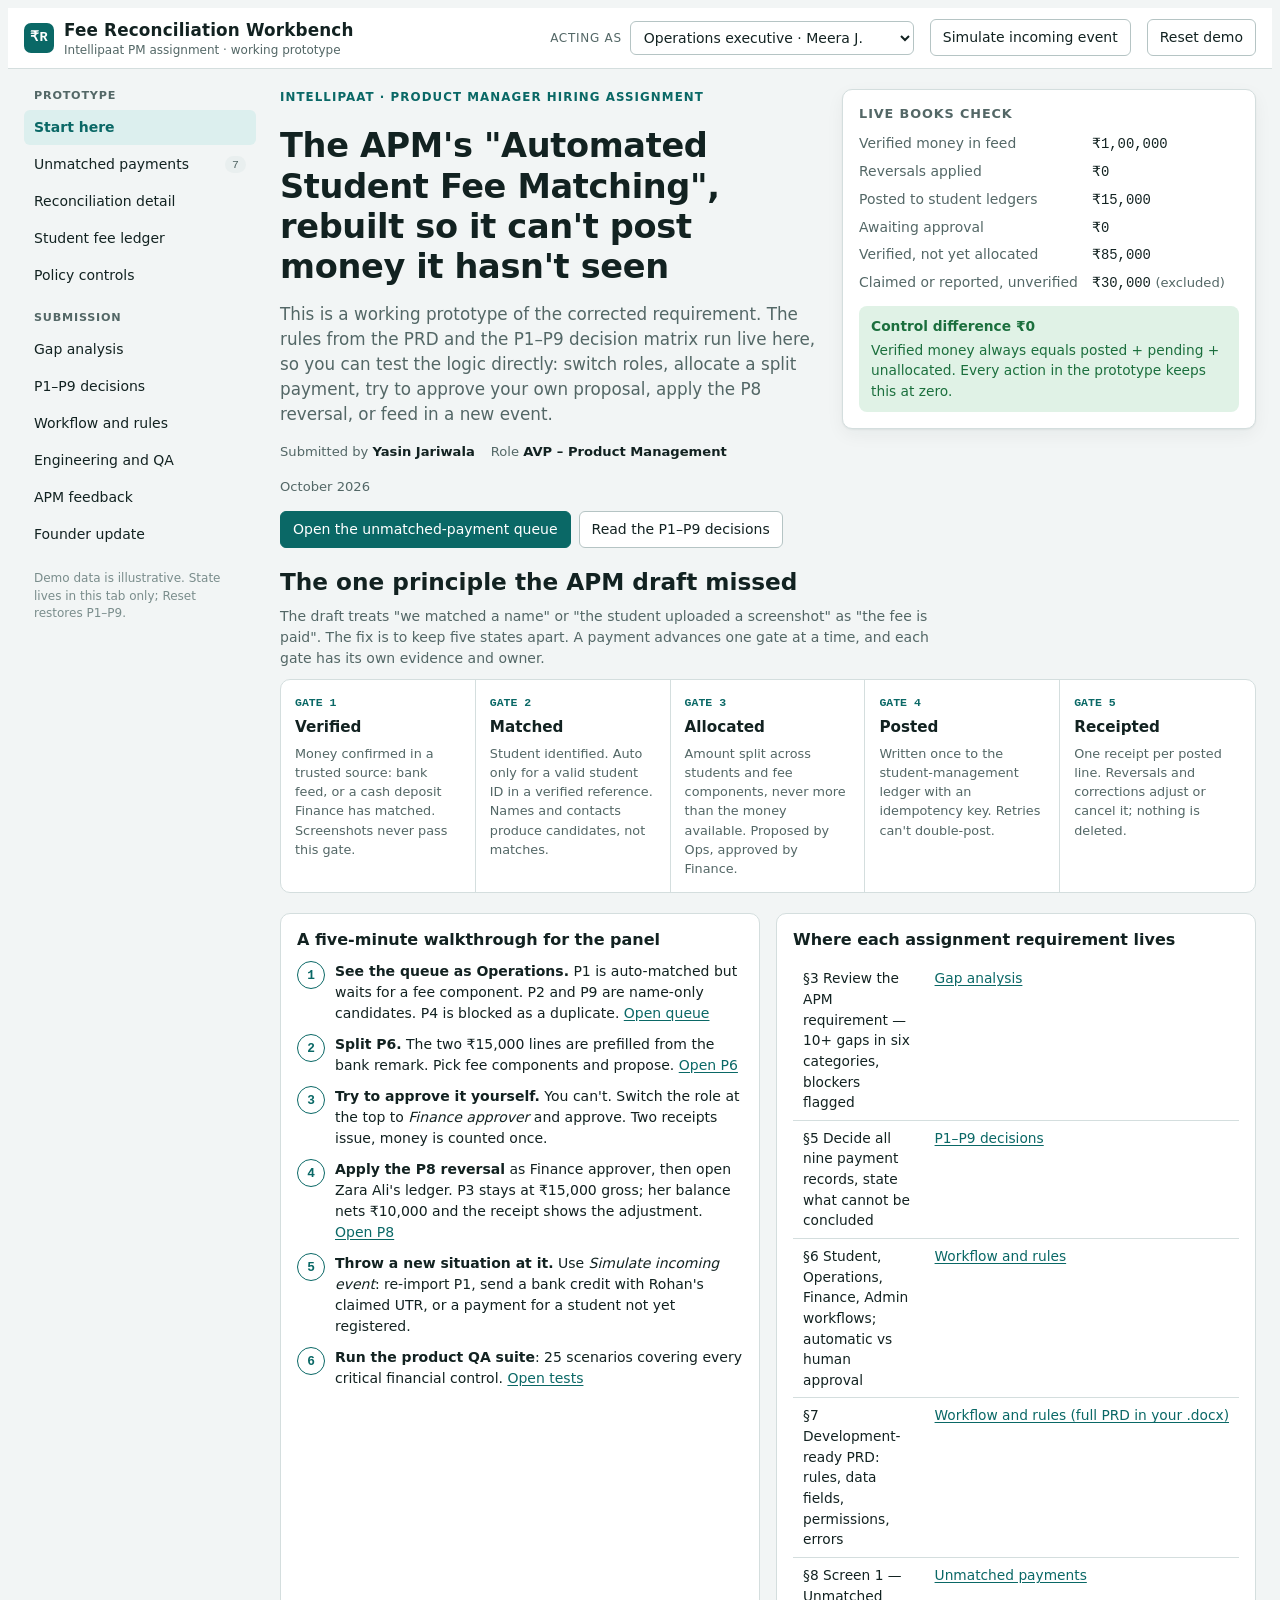
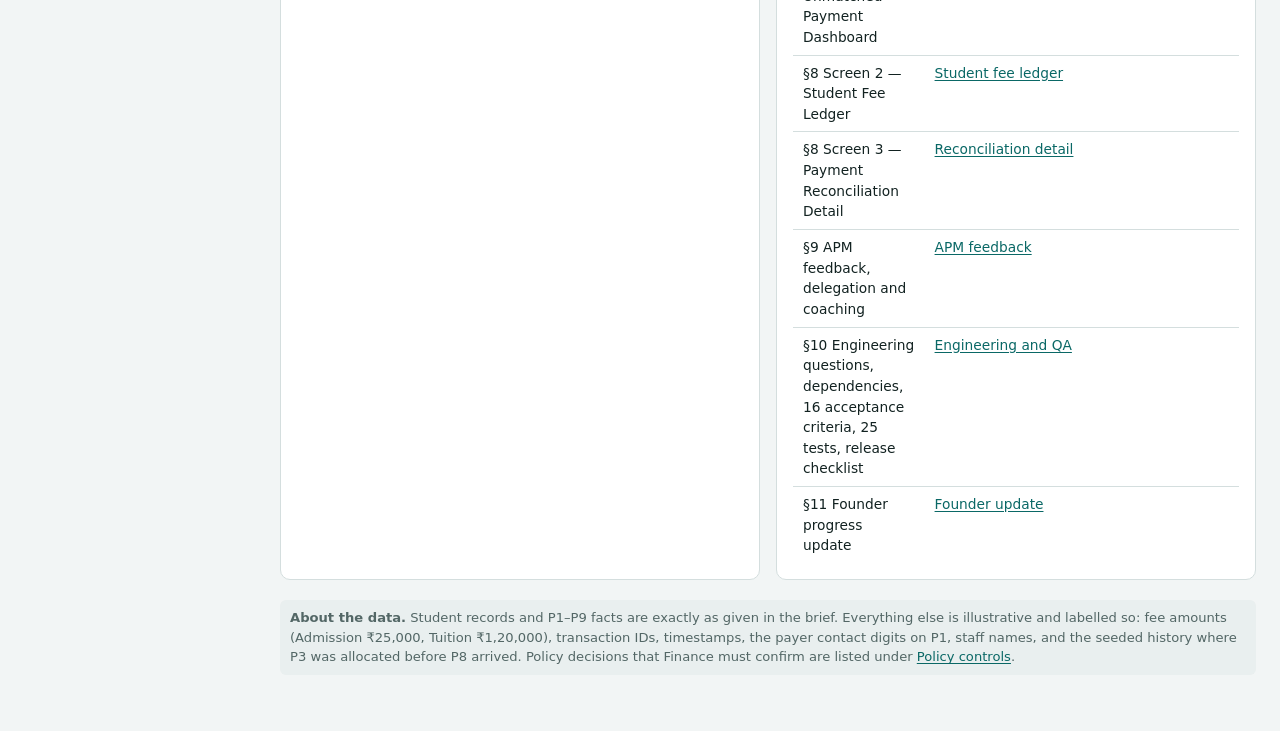
<file: Fee_Reconciliation_Prototype.html>
<!doctype html>
<html lang="en"><head><meta charset="utf-8"><meta name="viewport" content="width=device-width,initial-scale=1,viewport-fit=cover">
<meta http-equiv="Content-Security-Policy" content="default-src 'none'; script-src 'unsafe-inline'; style-src 'unsafe-inline' https://fonts.googleapis.com; font-src https://fonts.gstatic.com; img-src data:; connect-src 'none'; form-action 'none'; base-uri 'none'; object-src 'none'">
<meta name="referrer" content="no-referrer">
<title>Fee Reconciliation Workbench</title>
<meta name="claude:viewport-fit-sides" content="cover">
<link rel="preconnect" href="https://fonts.googleapis.com">
<link rel="preconnect" href="https://fonts.gstatic.com" crossorigin>
<link href="https://fonts.googleapis.com/css2?family=IBM+Plex+Mono:wght@400;500;600&family=IBM+Plex+Sans:ital,wght@0,400;0,500;0,600;0,700;1,400&family=IBM+Plex+Sans+Condensed:wght@600;700&display=swap" rel="stylesheet">
<style>
/* Layout: sticky workbench bar, left navigation rail, one working canvas per view. Ledger-office palette: cool slate paper, deep teal ink, semantic states kept apart from the accent. */
:root{
  --bg:#f2f5f5; --surface:#ffffff; --surface-2:#e9efef; --line:#d4dede; --line-strong:#b5c4c4;
  --fg:#122221; --muted:#536766; --faint:#7a8d8c;
  --accent:#0a6866; --accent-soft:#dcefee; --accent-fg:#ffffff;
  --ok:#1b6f3d; --ok-bg:#e0f2e6; --warn:#8a5300; --warn-bg:#faedd4; --bad:#ad2a20; --bad-bg:#fae3e0;
  --info:#33459f; --info-bg:#e6e9fa; --rev:#723597; --rev-bg:#f1e5f7;
  --shadow:0 1px 2px rgba(14,40,40,.06),0 6px 18px rgba(14,40,40,.05);
  --sans:"IBM Plex Sans","Segoe UI",system-ui,-apple-system,sans-serif;
  --cond:"IBM Plex Sans Condensed","IBM Plex Sans","Segoe UI",system-ui,sans-serif;
  --mono:"IBM Plex Mono",ui-monospace,"Cascadia Mono",Consolas,monospace;
}
@media (prefers-color-scheme: dark){:root:not([data-theme="light"]){
  --bg:#0e1515; --surface:#151e1e; --surface-2:#1c2828; --line:#2a3838; --line-strong:#3c4f4f;
  --fg:#e2ebea; --muted:#98abaa; --faint:#718584;
  --accent:#55bdb6; --accent-soft:#163433; --accent-fg:#04201f;
  --ok:#72cf92; --ok-bg:#14301f; --warn:#efb555; --warn-bg:#33260d; --bad:#ff8b7d; --bad-bg:#3b1713;
  --info:#a2afff; --info-bg:#1c213f; --rev:#d6a0f2; --rev-bg:#2c1937;
  --shadow:0 1px 2px rgba(0,0,0,.3),0 6px 18px rgba(0,0,0,.25); color-scheme:dark}}
:root[data-theme="dark"]{
  --bg:#0e1515; --surface:#151e1e; --surface-2:#1c2828; --line:#2a3838; --line-strong:#3c4f4f;
  --fg:#e2ebea; --muted:#98abaa; --faint:#718584;
  --accent:#55bdb6; --accent-soft:#163433; --accent-fg:#04201f;
  --ok:#72cf92; --ok-bg:#14301f; --warn:#efb555; --warn-bg:#33260d; --bad:#ff8b7d; --bad-bg:#3b1713;
  --info:#a2afff; --info-bg:#1c213f; --rev:#d6a0f2; --rev-bg:#2c1937;
  --shadow:0 1px 2px rgba(0,0,0,.3),0 6px 18px rgba(0,0,0,.25); color-scheme:dark}

*{box-sizing:border-box}
[hidden]{display:none!important}
body{background:var(--bg);color:var(--fg);font-family:var(--sans);font-size:14px;line-height:1.5}
body::before{content:"";position:fixed;inset:0 0 auto;height:env(safe-area-inset-top,0px);z-index:10;background:var(--surface)}
h1,h2,h3,h4{margin:0;text-wrap:balance;line-height:1.2}
h1{font-family:var(--cond);font-size:2.1rem;font-weight:700;letter-spacing:-.01em}
h2{font-family:var(--cond);font-size:1.45rem;font-weight:700}
h3{font-size:1rem;font-weight:600}
h4{font-size:.8rem;font-weight:600;text-transform:uppercase;letter-spacing:.07em;color:var(--muted)}
p{margin:0}
a{color:var(--accent)}
.mono,.amt{font-family:var(--mono);font-variant-numeric:tabular-nums}
.amt{white-space:nowrap}
.muted{color:var(--muted)} .faint{color:var(--faint)} .small{font-size:.82rem}
.neg{color:var(--rev)}
button,input,select,textarea{font:inherit;color:inherit}
:focus-visible{outline:2px solid var(--accent);outline-offset:2px}

/* top bar */
.top{position:sticky;top:env(safe-area-inset-top,0px);z-index:20;background:var(--surface);border-bottom:1px solid var(--line);
  padding-left:max(16px,env(safe-area-inset-left,0px));padding-right:max(16px,env(safe-area-inset-right,0px));padding-block:10px;
  display:flex;flex-wrap:wrap;align-items:center;gap:10px 16px}
.brand{display:flex;align-items:center;gap:10px;min-width:0;margin-right:auto}
.mark{width:30px;height:30px;border-radius:7px;background:var(--accent);color:var(--accent-fg);display:grid;place-items:center;font-family:var(--mono);font-weight:600;font-size:.85rem;flex:none}
.brand b{font-family:var(--cond);font-size:1.05rem;letter-spacing:.01em}
.brand span{display:block;font-size:.75rem;color:var(--muted);line-height:1.2}
.rolebox{display:flex;align-items:center;gap:8px;flex-wrap:wrap}
.rolebox label{font-size:.75rem;color:var(--muted);text-transform:uppercase;letter-spacing:.06em}
select,input[type=text],input[type=number],textarea,input:not([type]){background:var(--surface);border:1px solid var(--line-strong);border-radius:6px;padding:7px 9px;min-width:0}
textarea{width:100%;resize:vertical;min-height:58px}
.btn{display:inline-flex;align-items:center;gap:6px;border:1px solid var(--line-strong);background:var(--surface);border-radius:6px;padding:7px 12px;font-weight:500;cursor:pointer;white-space:nowrap}
.btn:hover:not(:disabled){border-color:var(--accent);color:var(--accent)}
.btn.primary{background:var(--accent);border-color:var(--accent);color:var(--accent-fg)}
.btn.primary:hover:not(:disabled){filter:brightness(1.08);color:var(--accent-fg)}
.btn.danger{color:var(--bad);border-color:color-mix(in srgb,var(--bad) 45%,var(--line))}
.btn.sm{padding:4px 9px;font-size:.82rem}
.btn:disabled{opacity:.45;cursor:not-allowed}
.linkbtn{background:none;border:0;padding:0;color:var(--accent);cursor:pointer;font-weight:500;text-decoration:underline;text-underline-offset:2px}

/* shell */
.shell{display:grid;grid-template-columns:232px minmax(0,1fr);gap:24px;
  padding-left:max(16px,env(safe-area-inset-left,0px));padding-right:max(16px,env(safe-area-inset-right,0px));padding-block:20px 48px;max-width:1500px;margin:0 auto}
.side{position:sticky;top:76px;align-self:start;display:flex;flex-direction:column;gap:18px}
.navgroup{display:flex;flex-direction:column;gap:2px}
.navgroup h4{padding:0 10px 6px;font-size:.7rem}
.nav{display:flex;justify-content:space-between;align-items:center;gap:8px;text-align:left;border:0;background:none;padding:7px 10px;border-radius:6px;cursor:pointer;color:var(--fg)}
.nav:hover{background:var(--surface-2)}
.nav.on{background:var(--accent-soft);color:var(--accent);font-weight:600}
.nav .cnt{font-family:var(--mono);font-size:.72rem;background:var(--surface-2);border-radius:10px;padding:0 7px;color:var(--muted)}
.nav.on .cnt{background:var(--surface)}
.sidefoot{font-size:.75rem;color:var(--faint);padding:0 10px;line-height:1.45}
main{min-width:0;display:flex;flex-direction:column;gap:20px}
@media (max-width:900px){
  .shell{grid-template-columns:minmax(0,1fr);gap:14px;padding-block:12px 40px}
  .side{position:static;flex-direction:row;overflow-x:auto;gap:4px;padding-bottom:4px}
  .navgroup{flex-direction:row;gap:2px}
  .navgroup h4,.sidefoot{display:none}
  .nav{white-space:nowrap}
  h1{font-size:1.7rem}
}

/* surfaces */
.card{background:var(--surface);border:1px solid var(--line);border-radius:10px;padding:16px;display:flex;flex-direction:column;gap:12px;min-width:0}
.card.flat{box-shadow:none}
.card.raised{box-shadow:var(--shadow)}
.cardhead{display:flex;justify-content:space-between;align-items:baseline;gap:10px;flex-wrap:wrap}
.grid2{display:grid;grid-template-columns:repeat(2,minmax(0,1fr));gap:16px}
.grid3{display:grid;grid-template-columns:repeat(3,minmax(0,1fr));gap:16px}
.detailgrid{display:grid;grid-template-columns:minmax(0,1fr) minmax(0,1.08fr);gap:16px;align-items:start}
.col{display:flex;flex-direction:column;gap:16px;min-width:0}
@media (max-width:1100px){.detailgrid{grid-template-columns:minmax(0,1fr)}}
@media (max-width:760px){.grid2,.grid3{grid-template-columns:minmax(0,1fr)}}
.pagehead{display:flex;justify-content:space-between;align-items:flex-end;gap:12px;flex-wrap:wrap}
.pagehead .lede{max-width:70ch;color:var(--muted);margin-top:6px}
.eyebrow{font-size:.74rem;text-transform:uppercase;letter-spacing:.09em;color:var(--accent);font-weight:600;margin-bottom:6px}

/* KPI */
.kpis{display:grid;grid-template-columns:repeat(auto-fit,minmax(170px,1fr));gap:12px}
.kpi{background:var(--surface);border:1px solid var(--line);border-radius:10px;padding:12px 14px;display:flex;flex-direction:column;gap:2px;text-align:left;cursor:pointer;border-left-width:4px}
.kpi:hover{border-color:var(--line-strong)}
.kpi .k{font-size:.78rem;color:var(--muted)}
.kpi .v{font-family:var(--mono);font-size:1.5rem;font-weight:600;font-variant-numeric:tabular-nums}
.kpi .s{font-size:.78rem;color:var(--faint);font-family:var(--mono)}
.kpi.t-warn{border-left-color:var(--warn)} .kpi.t-bad{border-left-color:var(--bad)} .kpi.t-info{border-left-color:var(--info)} .kpi.t-rev{border-left-color:var(--rev)} .kpi.t-ok{border-left-color:var(--ok)} .kpi.t-muted{border-left-color:var(--line-strong)}

/* pills */
.pill{display:inline-flex;align-items:center;gap:5px;border-radius:20px;padding:1px 9px;font-size:.76rem;font-weight:500;white-space:nowrap;border:1px solid transparent}
.pill::before{content:"";width:6px;height:6px;border-radius:50%;background:currentColor}
.pill.ok{background:var(--ok-bg);color:var(--ok)} .pill.warn{background:var(--warn-bg);color:var(--warn)} .pill.bad{background:var(--bad-bg);color:var(--bad)}
.pill.info{background:var(--info-bg);color:var(--info)} .pill.rev{background:var(--rev-bg);color:var(--rev)} .pill.muted{background:var(--surface-2);color:var(--muted)}
.pill.plain::before{display:none}
.conf{font-family:var(--mono);font-size:.72rem;padding:1px 6px;border-radius:4px;font-weight:600}
.conf.High{background:var(--ok-bg);color:var(--ok)} .conf.Medium{background:var(--warn-bg);color:var(--warn)} .conf.Low{background:var(--bad-bg);color:var(--bad)}
.tag{display:inline-block;font-size:.72rem;padding:1px 7px;border-radius:4px;background:var(--surface-2);color:var(--muted);font-weight:500}

/* tables */
.tablewrap{overflow-x:auto;border:1px solid var(--line);border-radius:10px;background:var(--surface)}
table.tbl{width:100%;border-collapse:collapse;font-size:.86rem}
.tbl th{text-align:left;font-weight:600;font-size:.74rem;text-transform:uppercase;letter-spacing:.05em;color:var(--muted);background:var(--surface-2);padding:9px 10px;border-bottom:1px solid var(--line);white-space:nowrap}
.tbl td{padding:9px 10px;border-bottom:1px solid var(--line);vertical-align:top}
.tbl tr:last-child td{border-bottom:0}
.tbl tr.click{cursor:pointer}
.tbl tr.click:hover td{background:color-mix(in srgb,var(--accent-soft) 55%,transparent)}
.tbl tr.sel td{background:var(--accent-soft)}
.tbl td.r,.tbl th.r{text-align:right}
.tbl.compact td{padding:7px 10px}
.tbl .wrap{min-width:220px}

/* filter chips */
.toolbar{display:flex;gap:8px;flex-wrap:wrap;align-items:center}
.chip{border:1px solid var(--line-strong);background:var(--surface);border-radius:20px;padding:4px 12px;cursor:pointer;font-size:.83rem}
.chip.on{background:var(--fg);color:var(--bg);border-color:var(--fg)}
.chip .n{font-family:var(--mono);margin-left:4px;opacity:.75}
.search{flex:1 1 220px;max-width:340px}

/* key-value */
.kv{display:grid;grid-template-columns:max-content minmax(0,1fr);gap:6px 14px;font-size:.87rem}
.kv dt{color:var(--muted)} .kv dd{margin:0;min-width:0;overflow-wrap:anywhere}

/* candidates */
.cand{border:1px solid var(--line);border-radius:8px;padding:10px 12px;display:flex;flex-direction:column;gap:4px}
.cand .row{display:flex;justify-content:space-between;gap:8px;align-items:center;flex-wrap:wrap}
.note{font-size:.82rem;color:var(--muted);background:var(--surface-2);border-radius:6px;padding:8px 10px}
.callout{border-radius:8px;padding:10px 12px;font-size:.86rem;display:flex;flex-direction:column;gap:3px}
.callout.warn{background:var(--warn-bg);color:var(--warn)} .callout.bad{background:var(--bad-bg);color:var(--bad)} .callout.ok{background:var(--ok-bg);color:var(--ok)} .callout.info{background:var(--info-bg);color:var(--info)} .callout.rev{background:var(--rev-bg);color:var(--rev)}
.callout b{font-weight:600}

/* editor */
.edrow{display:grid;grid-template-columns:minmax(0,1.5fr) minmax(0,1.3fr) minmax(90px,.9fr) auto;gap:8px;align-items:center}
.edrow select,.edrow input{width:100%}
@media (max-width:560px){.edrow{grid-template-columns:minmax(0,1fr) minmax(0,1fr)}}
.meter{height:8px;border-radius:5px;background:var(--surface-2);overflow:hidden;display:flex}
.meter i{display:block;height:100%}
.checks{list-style:none;margin:0;padding:0;display:flex;flex-direction:column;gap:4px;font-size:.84rem}
.checks li{display:flex;gap:8px;align-items:flex-start}
.checks li::before{flex:none;width:16px;height:16px;border-radius:50%;display:grid;place-items:center;font-size:.68rem;font-weight:700;margin-top:2px}
.checks li.y::before{content:"✓";background:var(--ok-bg);color:var(--ok)}
.checks li.n::before{content:"✕";background:var(--bad-bg);color:var(--bad)}
.checks li.n{color:var(--fg)}
.field{display:flex;flex-direction:column;gap:4px;min-width:0}
.field label{font-size:.8rem;color:var(--muted);font-weight:500}
.fields{display:grid;grid-template-columns:repeat(auto-fit,minmax(180px,1fr));gap:10px}
.actions{display:flex;gap:8px;flex-wrap:wrap;align-items:center}
.why{font-size:.78rem;color:var(--faint)}

/* timeline */
.timeline{list-style:none;margin:0;padding:0;display:flex;flex-direction:column}
.timeline li{display:grid;grid-template-columns:92px 14px minmax(0,1fr);gap:8px;font-size:.84rem;padding-bottom:12px;position:relative}
.timeline li .t{color:var(--faint);font-family:var(--mono);font-size:.74rem;padding-top:1px}
.timeline li .dot{width:10px;height:10px;border-radius:50%;background:var(--line-strong);margin-top:5px;position:relative;z-index:1}
.timeline li::after{content:"";position:absolute;left:104px;top:16px;bottom:0;width:1px;background:var(--line)}
.timeline li:last-child::after{display:none}
.timeline li.denied .dot,.timeline li.blocked .dot,.timeline li.failed .dot{background:var(--bad)}
.timeline li.ok .dot{background:var(--accent)}
.timeline .who{color:var(--muted);font-size:.78rem}

/* ledger summary */
.fees{display:grid;grid-template-columns:repeat(3,minmax(0,1fr));gap:12px}
@media (max-width:760px){.fees{grid-template-columns:minmax(0,1fr)}}
.fee{border:1px solid var(--line);border-radius:10px;padding:12px 14px;background:var(--surface);display:flex;flex-direction:column;gap:6px}
.fee .big{font-family:var(--mono);font-size:1.35rem;font-weight:600}
.fee .line{display:flex;justify-content:space-between;font-size:.84rem;color:var(--muted)}
.fee .line span:last-child{font-family:var(--mono);color:var(--fg)}
.fee.total{background:var(--fg);color:var(--bg);border-color:var(--fg)}
.fee.total .line,.fee.total .line span:last-child{color:var(--bg)}

/* pipeline */
.gates{display:grid;grid-template-columns:repeat(5,minmax(0,1fr));gap:0;border:1px solid var(--line);border-radius:10px;overflow:hidden;background:var(--surface)}
.gate{padding:14px;border-right:1px solid var(--line);display:flex;flex-direction:column;gap:5px;position:relative}
.gate:last-child{border-right:0}
.gate .no{font-family:var(--mono);font-size:.72rem;color:var(--accent);font-weight:600}
.gate b{font-size:.95rem}
.gate p{font-size:.8rem;color:var(--muted)}
@media (max-width:860px){.gates{grid-template-columns:minmax(0,1fr)}.gate{border-right:0;border-bottom:1px solid var(--line)}.gate:last-child{border-bottom:0}}

/* swimlane */
.lanes{display:grid;grid-template-columns:130px repeat(5,minmax(150px,1fr));min-width:900px;font-size:.8rem}
.lanes > div{border-bottom:1px solid var(--line);border-right:1px solid var(--line);padding:8px 9px}
.lanes .lh{background:var(--surface-2);font-weight:600;font-size:.74rem;text-transform:uppercase;letter-spacing:.05em;color:var(--muted)}
.lanes .actor{font-weight:600;background:var(--surface-2)}
.lanes .step{display:flex;flex-direction:column;gap:5px}
.lanes .box{border:1px solid var(--line-strong);border-radius:6px;padding:5px 7px;background:var(--surface)}
.lanes .box.auto{border-style:dashed;color:var(--muted)}
.lanes .box.gate{border-color:var(--accent);background:var(--accent-soft);color:var(--fg)}
.legend{display:flex;gap:14px;flex-wrap:wrap;font-size:.78rem;color:var(--muted);align-items:center}
.legend span{display:inline-flex;gap:6px;align-items:center}
.legend i{width:18px;height:12px;border-radius:3px;border:1px solid var(--line-strong);display:inline-block;background:var(--surface)}
.legend i.auto{border-style:dashed} .legend i.gate{border-color:var(--accent);background:var(--accent-soft)}

/* prose blocks */
.prose{display:flex;flex-direction:column;gap:10px;max-width:78ch}
.prose ul,.prose ol,.list{margin:0;padding-left:20px;display:flex;flex-direction:column;gap:6px}
.steps{counter-reset:s;list-style:none;padding:0;margin:0;display:flex;flex-direction:column;gap:10px}
.steps li{counter-increment:s;display:grid;grid-template-columns:28px minmax(0,1fr);gap:10px;align-items:start}
.steps li::before{content:counter(s);font-family:var(--mono);font-weight:600;width:26px;height:26px;border-radius:50%;border:1px solid var(--accent);color:var(--accent);display:grid;place-items:center;font-size:.8rem}
.hero{display:grid;grid-template-columns:minmax(0,1.3fr) minmax(0,1fr);gap:24px;align-items:start}
@media (max-width:980px){.hero{grid-template-columns:minmax(0,1fr)}}
.hero .lede{font-size:1.05rem;color:var(--muted);max-width:60ch}
.sig{display:flex;gap:16px;flex-wrap:wrap;font-size:.82rem;color:var(--muted)}
.sig b{color:var(--fg);font-weight:600}
.recon{display:grid;grid-template-columns:repeat(auto-fit,minmax(150px,1fr));gap:0;border:1px solid var(--line);border-radius:10px;overflow:hidden;background:var(--surface)}
.recon > div{padding:10px 14px;border-right:1px solid var(--line);display:flex;flex-direction:column;gap:2px}
.recon > div:last-child{border-right:0}
.recon .k{font-size:.75rem;color:var(--muted)} .recon .v{font-family:var(--mono);font-weight:600;font-size:1.02rem}
.badge-test{font-family:var(--mono);font-size:.74rem;font-weight:600}
.pass{color:var(--ok)} .fail{color:var(--bad)}
details.tc summary{cursor:pointer;list-style:none}
details.tc summary::-webkit-details-marker{display:none}
details.tc[open] summary{margin-bottom:6px}
.empty{padding:28px;text-align:center;color:var(--muted);border:1px dashed var(--line-strong);border-radius:10px}

/* modal + toast */
.scrim{position:fixed;inset:0;background:rgba(5,15,15,.5);z-index:50;display:grid;place-items:center;padding:16px}
.modal{background:var(--surface);border-radius:12px;max-width:640px;width:100%;max-height:calc(100% - 32px);overflow:auto;padding:20px;display:flex;flex-direction:column;gap:14px;box-shadow:0 20px 50px rgba(0,0,0,.3)}
.modal .x{margin-left:auto}
.tabs{display:flex;gap:4px;border-bottom:1px solid var(--line);flex-wrap:wrap}
.tabs button{border:0;background:none;padding:8px 10px;cursor:pointer;border-bottom:2px solid transparent;color:var(--muted);font-weight:500}
.tabs button.on{color:var(--accent);border-bottom-color:var(--accent)}
.presets{display:flex;flex-direction:column;gap:6px}
.preset{text-align:left;border:1px solid var(--line);border-radius:8px;padding:8px 10px;background:var(--surface);cursor:pointer}
.preset:hover{border-color:var(--accent)}
.preset b{display:block;font-size:.86rem} .preset span{font-size:.78rem;color:var(--muted)}
.toast{position:fixed;left:50%;transform:translateX(-50%);bottom:calc(20px + env(safe-area-inset-bottom,0px));z-index:60;max-width:min(560px,calc(100% - 32px));background:var(--fg);color:var(--bg);padding:10px 16px;border-radius:8px;font-size:.88rem;box-shadow:0 10px 30px rgba(0,0,0,.25)}
.toast.err{background:var(--bad);color:#fff}
.receipt{border:1px dashed var(--line-strong);border-radius:8px;padding:16px;font-family:var(--mono);font-size:.84rem;display:flex;flex-direction:column;gap:6px}
.receipt .rh{display:flex;justify-content:space-between;gap:8px;flex-wrap:wrap;font-family:var(--sans)}
.stamp{font-family:var(--cond);font-weight:700;letter-spacing:.08em;text-transform:uppercase;font-size:.8rem;border:2px solid currentColor;border-radius:4px;padding:2px 8px;transform:rotate(-3deg)}
@media (prefers-reduced-motion:no-preference){.card,.kpi{transition:border-color .15s}}
</style>
</head><body>

<header class="top">
  <div class="brand">
    <div class="mark">₹R</div>
    <div><b>Fee Reconciliation Workbench</b><span>Intellipaat PM assignment · working prototype</span></div>
  </div>
  <div class="rolebox">
    <label for="role">Acting as</label>
    <select id="role" aria-label="Switch role"></select>
  </div>
  <button class="btn" data-act="sim-open" id="btn-sim">Simulate incoming event</button>
  <button class="btn" data-act="reset" id="btn-reset">Reset demo</button>
</header>

<div class="shell">
  <nav class="side" id="side" aria-label="Sections"></nav>
  <main id="view"></main>
</div>
<div id="modal" class="scrim" hidden></div>
<div id="toast" class="toast" hidden></div>

<script id="engine">
/* ============================================================
   RULES ENGINE — implements PRD business rules and DR-01..DR-10
   Verification, matching, allocation, posting and receipt are
   five separate states. Nothing here is UI.
   ============================================================ */
const FEES = { Admission: 25000, Tuition: 120000 }; // illustrative; brief gives no fee values
const COMPONENTS = ['Admission', 'Tuition'];
const SEED_STUDENTS = [
  { id: 'S101', name: 'Ananya Kapoor', contact: '2140', guardian: '9081' },
  { id: 'S102', name: 'Rohan Mehta',   contact: '2189', guardian: '9874' },
  { id: 'S103', name: 'Zara Ali',      contact: '4408', guardian: '1172' },
  { id: 'S104', name: 'Dev Nair',      contact: '6622', guardian: '5482' },
];
const FEED = [
  { ref:'P1', source:'bank', sourceTxnId:'UPI/430219884120', channel:'UPI', amount:10000, payerName:'', payerContact:'7731', remark:'S101', receivedAt:'2026-10-19T10:14:00', batch:'BANK-STMT-19OCT' },
  { ref:'P2', source:'bank', sourceTxnId:'NEFT/N293260551901', channel:'Bank transfer', amount:20000, payerName:'R Mehta', payerContact:'', remark:'COLLEGE FEES', receivedAt:'2026-10-19T15:40:00', batch:'BANK-STMT-19OCT' },
  { ref:'P3', source:'bank', sourceTxnId:'UPI/430312902337', channel:'UPI', amount:15000, payerName:'', payerContact:'', remark:'S103', receivedAt:'2026-10-20T09:02:00', batch:'BANK-STMT-20OCT' },
  { ref:'P4', source:'bank', sourceTxnId:'UPI/430219884120', channel:'UPI', amount:10000, payerName:'', payerContact:'7731', remark:'S101', receivedAt:'2026-10-19T10:14:00', batch:'BANK-STMT-20OCT (re-import)' },
  { ref:'P5', source:'cash', sourceTxnId:'CASH-RPT-0041', channel:'Cash', amount:10000, payerName:'', remark:'Counsellor reports cash collected at centre', receivedAt:'2026-10-21T12:30:00', batch:'Counsellor entry' },
  { ref:'P6', source:'bank', sourceTxnId:'NEFT/N294261007733', channel:'Bank transfer', amount:30000, payerName:'', payerContact:'', remark:'S101 15000 / S104 15000', receivedAt:'2026-10-21T16:05:00', batch:'BANK-STMT-21OCT' },
  { ref:'P7', source:'upload', sourceTxnId:'UPLOAD-S102-001', channel:'UPI (claimed)', amount:20000, studentHint:'S102', claimedUtr:'UPI/430618771204', screenshot:'gpay_receipt_20000.jpg', payerName:'', receivedAt:'2026-10-22T19:20:00', batch:'Student portal' },
  { ref:'P8', source:'bank', sourceTxnId:'RVSL/430712008711', channel:'UPI reversal', amount:-5000, remark:'Partial reversal of P3', reversalOf:'UPI/430312902337', receivedAt:'2026-10-23T11:45:00', batch:'BANK-STMT-23OCT' },
  { ref:'P9', source:'bank', sourceTxnId:'IMPS/430815344201', channel:'Bank transfer', amount:25000, payerName:'Dev Nair', payerContact:'', remark:'', receivedAt:'2026-10-24T14:10:00', batch:'BANK-STMT-24OCT' },
];
const ROLES = {
  ops:        { label:'Operations executive', person:'Meera J.' },
  counsellor: { label:'Counsellor', person:'Priya S.' },
  finrev:     { label:'Finance reviewer', person:'Arjun K.' },
  finapp:     { label:'Finance approver', person:'Kavita R.' },
  admin:      { label:'Administrator', person:'Sameer D.' },
  student:    { label:'Student', person:'Student' },
  system:     { label:'System', person:'System' },
};
const PERMS = {
  viewQueue:   ['ops','counsellor','finrev','finapp','admin'],
  propose:     ['ops','finrev','finapp'],
  approve:     ['finapp'],
  retry:       ['ops','finrev','finapp'],
  recordCash:  ['counsellor','ops'],
  verifyCash:  ['finrev','finapp'],
  reversal:    ['finapp'],
  correct:     ['finapp'],
  requestCorrection: ['ops','finrev','finapp'],
  viewAudit:   ['finrev','finapp','admin'],
  evidence:    ['ops','counsellor','finrev','finapp'],
  escalate:    ['ops','counsellor','finrev'],
  cases:       ['ops','finrev','finapp'],
  policy:      ['admin'],
};
const fmt = n => (n < 0 ? '−' : '') + '₹' + Math.abs(n).toLocaleString('en-IN');
const roleOf = a => String(a).split(':')[0];
const roleLabel = a => roleOf(a) === 'student' ? 'A student' : (ROLES[roleOf(a)]?.label || a);
const personOf = a => roleOf(a) === 'student' ? 'Student ' + String(a).split(':')[1] : (ROLES[roleOf(a)]?.person || a);
const norm = s => String(s || '').toLowerCase().replace(/[^a-z ]/g, ' ').replace(/\s+/g, ' ').trim();
const pad = (n, w = 3) => String(n).padStart(w, '0');
const ACTIVE = ['proposed', 'approved', 'post_failed', 'posted'];
// Bank IDs arrive formatted differently across exports ("UPI/4302…", "upi/4302… ", "4302 …").
const idKey = s => String(s || '').toUpperCase().replace(/[^A-Z0-9]/g, '');
const idDigits = s => String(s || '').replace(/\D/g, '');
const clip = (s, n) => String(s ?? '').slice(0, n);
const MAX_AMOUNT = 1e8; // ₹10 crore: any single fee event above this is a data error, not a payment
const MAX_OPEN_CLAIMS = 5;
const sameId = (a, b) => !!a && !!b && (idKey(a) === idKey(b) || (idDigits(a).length >= 10 && idDigits(a) === idDigits(b)));

class Engine {
  constructor(opts = {}) {
    this.settings = { autoMatch: true, componentPolicy: 'none', smsFail: false, ...opts };
    this.students = SEED_STUDENTS.map(s => this.mkStudent(s));
    this.txns = []; this.allocs = []; this.proposals = []; this.ledger = []; this.receipts = []; this.audit = []; this.cases = [];
    this.n = { prop: 0, a: 0, l: 0, r: 0, c: 0, au: 0, adj: 0 };
    this.clock = null;
  }
  mkStudent(s) { return { ...s, obligations: COMPONENTS.map(c => ({ id: `${s.id}-${c.slice(0,3).toUpperCase()}`, comp: c, due: FEES[c] })) }; }
  ts() { return this.clock || new Date().toISOString(); }
  can(actor, perm) { return (PERMS[perm] || []).includes(roleOf(actor)); }
  log(o) { this.audit.push({ id: ++this.n.au, ts: this.ts(), actor: o.actor, person: personOf(o.actor), role: roleLabel(o.actor), action: o.action, entity: o.entity || '', txn: o.txn || '', detail: o.detail || '', result: o.result || 'ok' }); }
  deny(actor, action, entity, txn, msg) { this.log({ actor, action, entity, txn, detail: msg, result: 'denied' }); return { ok: false, error: msg }; }
  block(actor, action, entity, txn, msg) { this.log({ actor, action, entity, txn, detail: msg, result: 'blocked' }); return { ok: false, error: msg }; }

  student(id) { return this.students.find(s => s.id === id); }
  txn(id) { return this.txns.find(t => t.id === id); }
  prop(id) { return this.proposals.find(p => p.id === id); }
  postedFor(sid, comp) { return this.ledger.filter(l => l.sid === sid && (!comp || l.comp === comp)).reduce((s, l) => s + l.amount, 0); }
  due(sid, comp) { const st = this.student(sid); return st ? st.obligations.filter(o => !comp || o.comp === comp).reduce((s, o) => s + o.due, 0) : 0; }
  outstanding(sid, comp) { return this.due(sid, comp) - this.postedFor(sid, comp); }
  pendingFor(sid, comp) { return this.allocs.filter(a => a.sid === sid && a.comp === comp && ['proposed','approved','post_failed'].includes(a.status)).reduce((s, a) => s + a.amount, 0); }
  activeNet(t) { return this.allocs.filter(a => a.txnId === t.id && ACTIVE.includes(a.status)).reduce((s, a) => s + a.amount - a.reversed, 0); }
  allocatable(t) { if (!t || t.duplicateOf || !(t.kind === 'payment' || t.kind === 'cash')) return 0; return t.amount - t.reversedApplied - this.activeNet(t); }
  pendingRev(t, excludeId) { return this.txns.filter(r => r.kind === 'reversal' && r.reversal?.originalId === t.id && r.reversal.state === 'awaiting_approval' && r.id !== excludeId).reduce((s, r) => s + Math.abs(r.amount), 0); }
  nextId() { let i = this.txns.length + 1; while (this.txn('P' + i)) i++; return 'P' + i; }

  /* ---------- ingestion (FR-001..003) ---------- */
  ingest(ev, actor = 'system') {
    // FR-002: reject malformed records at the door; they never become financial events.
    const raw = +ev.amount;
    if (!Number.isFinite(raw) || Math.round(raw) === 0 || Math.abs(raw) > MAX_AMOUNT || !String(ev.sourceTxnId || '').trim()) {
      this.log({ actor, action: 'Import rejected', entity: clip(ev.sourceTxnId, 64) || '—', detail: !String(ev.sourceTxnId || '').trim() ? 'Missing transaction ID' : `Invalid amount (${clip(ev.amount, 30)}). Allowed: non-zero, up to ${fmt(MAX_AMOUNT)}.`, result: 'blocked' });
      return null;
    }
    const id = ev.ref && !this.txn(ev.ref) ? ev.ref : this.nextId();
    const t = { id, source: ev.source, sourceTxnId: clip(String(ev.sourceTxnId || '').trim(), 64), reversalOfRef: clip(String(ev.reversalOf || '').trim(), 64), channel: clip(ev.channel, 60), amount: Math.round(raw),
      payerName: clip(ev.payerName, 120), payerContact: clip(ev.payerContact, 20), remark: clip(ev.remark, 300), receivedAt: ev.receivedAt || this.ts(), ingestedAt: this.ts(),
      batch: clip(ev.batch, 60), kind: 'payment', verification: 'verified', verificationNote: '', duplicateOf: null, candidates: [], matched: null, matchBasis: '',
      split: null, exception: null, flags: [], hold: null, notes: [], reversedApplied: 0, reversal: null, unknownRef: null,
      studentHint: ev.studentHint || null, claimedUtr: clip(ev.claimedUtr, 64), screenshot: clip(ev.screenshot, 120), linkedClaim: null, linkedBankTxn: null,
      cashEvidence: null, reportedBy: ev.source === 'cash' ? (ev.reportedBy || 'counsellor') : null, version: 0 };

    if (ev.source === 'bank') {
      const orig = this.txns.find(x => x.source === 'bank' && !x.duplicateOf && sameId(x.sourceTxnId, t.sourceTxnId));
      if (orig) {
        t.kind = t.amount < 0 ? 'reversal' : 'payment'; t.verification = 'duplicate'; t.duplicateOf = orig.id; t.exception = 'Duplicate import';
        t.verificationNote = `Same bank transaction ID as ${orig.id}. Linked, not counted as new money.`;
        if (t.amount !== orig.amount) {
          t.idConflict = true; t.exception = 'Same ID, different amount';
          t.verificationNote = `Same bank transaction ID as ${orig.id} but ${fmt(t.amount)} instead of ${fmt(orig.amount)}. Not counted as money. Finance must confirm the correct record with the bank.`;
        }
        this.txns.push(t);
        this.log({ actor, action: t.idConflict ? 'Import blocked: ID conflict' : 'Import blocked as duplicate', entity: t.id, txn: t.id, detail: t.idConflict ? t.verificationNote : `${t.sourceTxnId} already ingested as ${orig.id}. No posting, no receipt.`, result: 'blocked' });
        if (t.idConflict) this.log({ actor, action: 'Import blocked: ID conflict', entity: t.id, txn: orig.id, detail: `${t.id} re-uses this ID with ${fmt(t.amount)}` });
        return t;
      }
      t.verificationNote = 'Present in the approved bank statement feed';
      this.txns.push(t);
      this.log({ actor, action: 'Imported from bank feed', entity: t.id, txn: t.id, detail: `${fmt(t.amount)} · ${t.sourceTxnId} · batch ${t.batch || '—'}` });
      if (t.amount < 0) { t.kind = 'reversal'; this.setupReversal(t, actor); return t; }
      if (t.reversalOfRef) t.flags.push(`Feed marked this as a reversal of ${t.reversalOfRef}, but the amount is a credit. Treated as a new payment; confirm with the bank.`);
      this.txns.filter(c => c.kind === 'claim' && c.verification === 'not_found' && sameId(c.claimedUtr, t.sourceTxnId)).forEach(c => this.linkClaim(c, t, actor));
      this.match(t); this.dispose(t, actor);
      return t;
    }
    if (ev.source === 'cash') {
      t.kind = 'cash'; t.verification = 'pending'; t.exception = 'Cash not yet verified';
      t.verificationNote = 'Counsellor report only. No deposit proof or cashbook reconciliation yet.';
      if (ev.studentHint && this.student(ev.studentHint)) t.candidates.push({ sid: ev.studentHint, conf: 'Medium', reasons: ['Named by the collecting counsellor (unverified)'] });
      this.txns.push(t);
      this.log({ actor, action: 'Cash collection reported', entity: t.id, txn: t.id, detail: `${fmt(t.amount)} reported. Held as pending verification; ledger unchanged.` });
      return t;
    }
    if (ev.source === 'upload') {
      t.kind = 'claim'; t.channel = t.channel || 'Claimed payment';
      this.txns.push(t);
      this.log({ actor, action: 'Payment details submitted by student', entity: t.id, txn: t.id, detail: `Claims ${fmt(t.amount)} with UTR ${t.claimedUtr || '—'}${t.screenshot ? ' · screenshot ' + t.screenshot : ''}` });
      const bank = this.txns.find(b => b.source === 'bank' && !b.duplicateOf && b.kind === 'payment' && sameId(b.sourceTxnId, t.claimedUtr));
      if (bank) this.linkClaim(t, bank, actor);
      else { t.verification = 'not_found'; t.exception = 'Not found in bank records'; t.verificationNote = 'No transaction with this UTR in verified bank records. A screenshot is evidence to investigate, not proof of receipt.'; }
      return t;
    }
    return t;
  }
  linkClaim(claim, bank, actor) {
    claim.verification = 'linked'; claim.linkedBankTxn = bank.id; claim.exception = null;
    claim.verificationNote = `Matched to verified bank transaction ${bank.id}`;
    const prior = bank.linkedClaim ? this.txn(bank.linkedClaim) : null;
    bank.linkedClaim = bank.linkedClaim || claim.id;
    bank.linkedClaims = [...(bank.linkedClaims || []), claim.id];
    const claimants = [...new Set(bank.linkedClaims.map(id => this.txn(id)?.studentHint))];
    const existing = bank.candidates.find(c => c.sid === claim.studentHint);
    if (existing) existing.reasons.push(`Also claimed by the student in ${claim.id}`);
    else if (claim.amount === bank.amount) bank.candidates.push({ sid: claim.studentHint, conf: 'High', reasons: [`UTR and amount match student claim ${claim.id}`], basis: 'claim' });
    else { bank.flags.push(`Claim ${claim.id} quotes this UTR but a different amount (${fmt(claim.amount)})`); bank.candidates.push({ sid: claim.studentHint, conf: 'Medium', reasons: [`UTR matches claim ${claim.id}; amount differs`] }); }
    if (claimants.length > 1) {
      bank.flags.push(`Two students claim this payment: ${claimants.join(' and ')}. Neither claim is enough on its own; confirm with the payer.`);
      bank.candidates.forEach(c => { if (c.basis === 'claim') { c.conf = 'Medium'; c.basis = 'claim-conflict'; } });
    }
    // A claim can never outrank the bank's own reference: stops a student claiming money that names someone else.
    const refOwner = bank.matched || bank.candidates.find(c => c.basis === 'ref' || c.basis === 'split')?.sid;
    if (refOwner && refOwner !== claim.studentHint) {
      const c = bank.candidates.find(x => x.sid === claim.studentHint); if (c) { c.conf = 'Low'; c.basis = 'claim-disputed'; }
      bank.flags.push(`Student ${claim.studentHint} (${claim.id}) claims this payment, but the bank reference names ${refOwner}. The claim does not change the match; investigate before acting.`);
    }
    const allocatedTo = [...new Set(this.allocs.filter(a => a.txnId === bank.id && ACTIVE.includes(a.status)).map(a => a.sid))].filter(s => s !== claim.studentHint);
    if (allocatedTo.length) bank.flags.push(`${claim.id} (student ${claim.studentHint}) claims money already allocated to ${allocatedTo.join(', ')}. Investigate before changing anything.`);
    if (['No identifier', 'Name or contact similarity only'].includes(bank.exception)) bank.exception = 'Candidate needs review';
    if (prior && prior.id === claim.id) return;
    this.log({ actor, action: 'Student claim linked to bank transaction', entity: claim.id, txn: bank.id, detail: `${claim.id} ↔ ${bank.id} via UTR ${bank.sourceTxnId}` });
  }

  /* ---------- matching (FR-004) ---------- */
  match(t) {
    const text = String(t.remark || '').toUpperCase();
    const ids = [...new Set([...text.matchAll(/\bS\d{3}\b/g)].map(m => m[0]))];
    const pairs = [...text.matchAll(/\b(S\d{3})\s*[:=\-]?\s*₹?\s*(\d[\d,]*)/g)].map(m => ({ sid: m[1], amount: +m[2].replace(/,/g, '') }));
    const add = (sid, conf, reason, basis) => {
      const rank = { High: 3, Medium: 2, Low: 1 };
      const c = t.candidates.find(x => x.sid === sid);
      if (c) { c.reasons.push(reason); if (rank[conf] > rank[c.conf]) { c.conf = conf; c.basis = basis; } }
      else t.candidates.push({ sid, conf, reasons: [reason], basis });
    };
    if (ids.length >= 2) {
      t.split = pairs.length ? pairs : null;
      const sum = pairs.reduce((s, p) => s + p.amount, 0);
      const unknown = ids.filter(i => !this.student(i));
      if (pairs.length < ids.length) { t.exception = 'Several student IDs, no split amounts'; ids.filter(i => this.student(i)).forEach(i => add(i, 'Medium', 'Student ID in bank remark; amount for this student not stated')); }
      else if (unknown.length) { t.exception = `Unknown student ID in split (${unknown.join(', ')})`; t.unknownRef = unknown[0]; }
      else if (sum !== t.amount) { t.exception = `Split amounts total ${fmt(sum)}, payment is ${fmt(t.amount)}`; pairs.forEach(p => add(p.sid, 'Medium', `Remark assigns ${fmt(p.amount)}, but split does not reconcile`)); }
      else { t.exception = 'Split payment'; pairs.forEach(p => add(p.sid, 'High', `Bank remark instructs ${fmt(p.amount)} for ${p.sid}`, 'split')); }
    } else if (ids.length === 1) {
      if (this.student(ids[0])) add(ids[0], 'High', 'Valid student ID in the verified bank reference', 'ref');
      else { t.unknownRef = ids[0]; t.exception = `Reference ${ids[0]} not found in student system`; }
    }
    if (t.payerContact) {
      const last4 = String(t.payerContact).replace(/\D/g, '').slice(-4);
      this.students.forEach(s => {
        if (s.contact === last4) add(s.id, 'Medium', `Payer contact ending ${last4} matches registered contact`);
        if (s.guardian === last4) add(s.id, 'Medium', `Payer contact ending ${last4} matches guardian contact`);
      });
      if (!this.students.some(s => s.contact === last4 || s.guardian === last4)) t.flags.push(`Payer contact ending ${last4} is not on any student record. A parent, friend or sibling may have paid; this neither confirms nor rules out ownership.`);
    }
    if (t.payerName) {
      const pn = norm(t.payerName); const parts = pn.split(' ');
      this.students.forEach(s => {
        const sn = norm(s.name); const sp = sn.split(' ');
        if (sn === pn) add(s.id, 'Medium', 'Payer name exactly matches student name. Names are not unique identifiers.');
        else if (parts.length >= 2 && parts[0].length === 1 && parts[parts.length - 1] === sp[sp.length - 1] && sp[0][0] === parts[0]) add(s.id, 'Low', `"${t.payerName}" shares initial and surname with ${s.name}. Could be a parent or anyone else.`);
        else if (sp[sp.length - 1] === parts[parts.length - 1] && parts.length >= 1 && pn.length > 2) add(s.id, 'Low', `Payer surname matches ${s.name}`);
      });
    }
    const refC = t.candidates.filter(c => c.conf === 'High');
    if (refC.length && t.candidates.some(c => c.conf !== 'High' && !refC.some(r => r.sid === c.sid))) t.flags.push('Conflicting signals: the reference and the name/contact point to different students.');
  }
  dispose(t, actor = 'system') {
    const strong = t.candidates.filter(c => c.conf === 'High' && c.basis === 'ref');
    const conflict = t.flags.some(f => f.startsWith('Conflicting'));
    if (!t.split && strong.length === 1 && t.candidates.length === 1 && !conflict && this.settings.autoMatch && !t.unknownRef) {
      t.matched = strong[0].sid; t.matchBasis = 'Rule AM-1: verified bank transaction carries a valid student ID; no conflicting signal; not a duplicate';
      this.log({ actor: 'system', action: 'Auto-matched to student', entity: t.id, txn: t.id, detail: `${t.id} → ${t.matched} (${t.matchBasis})` });
      if (this.settings.componentPolicy === 'admission-first') this.autoAllocate(t);
      else { t.exception = 'Fee component not specified'; }
      return;
    }
    if (!t.exception) {
      if (!t.candidates.length) t.exception = 'No identifier';
      else if (t.candidates.every(c => c.conf !== 'High')) t.exception = 'Name or contact similarity only';
      else t.exception = 'Candidate needs review';
    }
  }
  autoAllocate(t) {
    let left = this.allocatable(t); const rows = [];
    for (const comp of COMPONENTS) {
      const out = this.outstanding(t.matched, comp) - this.pendingFor(t.matched, comp);
      const take = Math.min(left, Math.max(0, out));
      if (take > 0) { rows.push({ sid: t.matched, comp, amount: take }); left -= take; }
    }
    if (!rows.length) { t.exception = 'Overpayment — Finance policy needed'; return; }
    const p = this.mkProposal(t, rows, 'system', 'Rule AA-1: Finance-approved allocation order (admission first, then tuition)', '');
    p.status = 'approved'; p.approver = 'policy:AA-1'; p.approvedAt = this.ts();
    this.allocs.filter(a => a.propId === p.id).forEach(a => a.status = 'approved');
    this.log({ actor: 'system', action: 'Auto-allocated under approved policy', entity: p.id, txn: t.id, detail: rows.map(r => `${fmt(r.amount)} → ${r.comp}`).join('; ') });
    this.post('system', p.id);
    t.exception = left > 0 ? 'Unallocated remainder (overpayment)' : null;
  }
  mkProposal(t, rows, actor, reason, evidence) {
    const p = { id: 'PR-' + pad(++this.n.prop), txnId: t.id, proposer: actor, status: 'proposed', reason, evidence, createdAt: this.ts(), allocIds: [], note: '' };
    rows.forEach(r => {
      const out = this.outstanding(r.sid, r.comp) - this.pendingFor(r.sid, r.comp);
      const a = { id: 'AL-' + pad(++this.n.a), txnId: t.id, propId: p.id, sid: r.sid, comp: r.comp, amount: r.amount, reversed: 0, status: 'proposed', overpay: r.amount > out };
      this.allocs.push(a); p.allocIds.push(a.id);
    });
    this.proposals.push(p); t.version++;
    return p;
  }
  strongBasis(t, sid) { return t.matched === sid || t.candidates.some(c => c.sid === sid && c.conf === 'High'); }

  /* ---------- allocation, approval, posting (FR-007..012) ---------- */
  propose(actor, txnId, rows, reason = '', evidence = '', expectedVersion = null) {
    const A = 'Propose allocation'; const t = this.txn(txnId); reason = clip(reason, 1000); evidence = clip(evidence, 1000);
    if (!this.can(actor, 'propose')) return this.deny(actor, A, txnId, txnId, `${roleLabel(actor)} cannot propose allocations`);
    if (!t) return { ok: false, error: 'Unknown payment' };
    if (expectedVersion !== null && expectedVersion !== t.version) return this.block(actor, A, txnId, txnId, 'This payment changed while you were editing (another reviewer acted on it). Reload the record and try again.');
    if (t.duplicateOf) return this.block(actor, A, txnId, txnId, `${t.id} is a duplicate import of ${t.duplicateOf}. It carries no money of its own.`);
    if (!(t.kind === 'payment' || t.kind === 'cash')) return this.block(actor, A, txnId, txnId, 'Only payments can be allocated. Claims and reversals are linked records.');
    if (t.verification !== 'verified') return this.block(actor, A, txnId, txnId, 'Funds are not verified. Allocation stays disabled until the money is confirmed in a trusted source.');
    rows = (rows || []).filter(r => r && (r.sid || r.amount || r.comp));
    if (!rows.length) return this.block(actor, A, txnId, txnId, 'Add at least one allocation line');
    for (const r of rows) {
      if (!this.student(r.sid)) return this.block(actor, A, txnId, txnId, 'Choose a valid student on every line');
      if (!COMPONENTS.includes(r.comp)) return this.block(actor, A, txnId, txnId, 'Choose the fee component on every line. The system does not guess admission versus tuition.');
      if (!(Number.isInteger(r.amount) && r.amount > 0)) return this.block(actor, A, txnId, txnId, 'Amounts must be whole rupees above zero');
    }
    const sum = rows.reduce((s, r) => s + r.amount, 0); const free = this.allocatable(t);
    if (sum > free) return this.block(actor, A, txnId, txnId, `Lines total ${fmt(sum)} but only ${fmt(free)} of ${t.id} is unallocated`);
    if (!String(reason).trim()) return this.block(actor, A, txnId, txnId, 'Give a reason for the allocation');
    const weak = [...new Set(rows.filter(r => !this.strongBasis(t, r.sid)).map(r => r.sid))];
    if (weak.length && String(evidence).trim().length < 10) return this.block(actor, A, txnId, txnId, `${weak.join(', ')} has no verified identifier on this payment. A name or contact resemblance is not proof. Record the corroborating evidence first.`);
    const p = this.mkProposal(t, rows, actor, reason, evidence);
    this.log({ actor, action: A, entity: p.id, txn: t.id, detail: rows.map(r => `${fmt(r.amount)} → ${r.sid} ${r.comp}`).join('; ') + (evidence ? ` · Evidence: ${evidence}` : '') + ` · Reason: ${reason}` });
    return { ok: true, prop: p };
  }
  approve(actor, propId, note = '') {
    const A = 'Approve allocation'; const p = this.prop(propId); const tx = p?.txnId || ''; note = clip(note, 1000);
    if (!this.can(actor, 'approve')) return this.deny(actor, A, propId, tx, `${roleLabel(actor)} cannot approve allocations`);
    if (!p || p.status !== 'proposed') return this.block(actor, A, propId, tx, 'Only proposed allocations can be approved');
    if (p.proposer === actor) return this.block(actor, A, propId, tx, 'Separation of duties: the person who proposed an allocation cannot approve it');
    const t = this.txn(p.txnId); const mine = this.allocs.filter(a => a.propId === p.id);
    if (t.verification !== 'verified') return this.block(actor, A, propId, tx, 'Funds are no longer verified');
    const others = this.allocs.filter(a => a.txnId === t.id && a.propId !== p.id && ['approved', 'posted', 'post_failed'].includes(a.status)).reduce((s, a) => s + a.amount - a.reversed, 0);
    const room = t.amount - t.reversedApplied - others; const total = mine.reduce((s, a) => s + a.amount, 0);
    if (total > room) return this.block(actor, A, propId, tx, `Funds changed after this proposal: only ${fmt(room)} is still free. Reject and re-propose.`);
    if (mine.some(a => a.overpay) && String(note).trim().length < 5) return this.block(actor, A, propId, tx, 'A line exceeds the fee outstanding. Record the overpayment treatment in the approval note.');
    p.status = 'approved'; p.approver = actor; p.approvedAt = this.ts(); p.note = note;
    mine.forEach(a => a.status = 'approved');
    this.log({ actor, action: A, entity: p.id, txn: t.id, detail: `Approved ${fmt(total)} on ${t.id}` + (note ? ` · ${note}` : '') });
    return this.post('system', p.id);
  }
  reject(actor, propId, reason = '') {
    const A = 'Reject allocation'; const p = this.prop(propId); const tx = p?.txnId || ''; reason = clip(reason, 1000);
    if (!this.can(actor, 'approve')) return this.deny(actor, A, propId, tx, `${roleLabel(actor)} cannot reject allocations`);
    if (!p || p.status !== 'proposed') return this.block(actor, A, propId, tx, 'Only proposed allocations can be rejected');
    if (String(reason).trim().length < 5) return this.block(actor, A, propId, tx, 'Give a reason so the proposer knows what to fix');
    p.status = 'rejected'; p.note = reason; this.allocs.filter(a => a.propId === p.id).forEach(a => a.status = 'rejected');
    this.txn(p.txnId).version++;
    this.log({ actor, action: A, entity: p.id, txn: tx, detail: reason });
    return { ok: true };
  }
  post(actor, propId) {
    const p = this.prop(propId); const allocs = this.allocs.filter(a => a.propId === propId);
    if (!p) return { ok: false, error: 'Unknown proposal' };
    if (p.status === 'posted') { this.log({ actor, action: 'Post to student system', entity: p.id, txn: p.txnId, detail: 'Already posted. Idempotent no-op; no second entry or receipt.' }); return { ok: true, noop: true }; }
    if (!['approved', 'post_failed'].includes(p.status)) return { ok: false, error: 'Only approved allocations can be posted' };
    if (this.settings.smsFail && !p.failedOnce) {
      p.failedOnce = true; p.status = 'post_failed'; allocs.forEach(a => a.status = 'post_failed');
      this.log({ actor: 'system', action: 'Post to student system', entity: p.id, txn: p.txnId, detail: `Student-management system timed out. Nothing posted. Retry is safe: idempotency key ${p.id}.`, result: 'failed' });
      return { ok: true, failed: true };
    }
    allocs.forEach(a => {
      if (!this.ledger.some(l => l.key === a.id)) this.ledger.push({ id: 'LE-' + pad(++this.n.l, 4), key: a.id, sid: a.sid, comp: a.comp, amount: a.amount, type: 'payment', txnId: a.txnId, allocId: a.id, ts: this.ts() });
      a.status = 'posted'; a.postedAt = this.ts();
      if (!this.receipts.some(r => r.allocId === a.id)) this.receipts.push({ no: 'RCPT/26-27/' + pad(++this.n.r, 5), allocId: a.id, sid: a.sid, txnId: a.txnId, comp: a.comp, amount: a.amount, status: 'issued', issuedAt: this.ts(), adjustments: [] });
    });
    p.status = 'posted';
    this.log({ actor: 'system', action: 'Posted to student ledger', entity: p.id, txn: p.txnId, detail: `${allocs.length} line(s) posted with idempotency key ${p.id}; one receipt per line` });
    return { ok: true };
  }
  retry(actor, propId) {
    const p = this.prop(propId);
    if (!this.can(actor, 'retry')) return this.deny(actor, 'Retry posting', propId, p?.txnId, `${roleLabel(actor)} cannot retry postings`);
    this.log({ actor, action: 'Retry posting', entity: propId, txn: p?.txnId, detail: 'Manual retry requested' });
    return this.post(actor, propId);
  }

  /* ---------- reversals (FR-013) ---------- */
  setupReversal(t, actor) {
    let orig = null; let why = 'Original payment not found';
    const reversible = x => x && x.source === 'bank' && x.kind === 'payment' && !x.duplicateOf;
    if (t.reversalOfRef) orig = this.txns.find(x => reversible(x) && sameId(x.sourceTxnId, t.reversalOfRef)) || null;
    if (!orig) {
      const m = String(t.remark).toUpperCase().match(/\bP\d+\b/);
      const c = m ? this.txn(m[0]) : null;
      if (reversible(c)) orig = c;
      else if (c) why = c.duplicateOf ? `${c.id} is a duplicate import of ${c.duplicateOf}; reverse the original instead` : `${c.id} is not a bank payment, so it cannot be reversed by the bank`;
    }
    t.reversal = { originalId: orig?.id || null, state: 'awaiting_approval', reason: '' };
    t.exception = 'Reversal';
    if (!orig) { t.reversal.state = 'exception'; t.reversal.reason = why; t.exception = 'Reversal: original not found'; }
    else {
      const remaining = orig.amount - orig.reversedApplied - this.pendingRev(orig, t.id);
      if (Math.abs(t.amount) > remaining) { t.reversal.state = 'exception'; t.reversal.reason = `Reversal ${fmt(Math.abs(t.amount))} exceeds the unreversed ${fmt(remaining)} on ${orig.id}`; t.exception = 'Reversal exceeds remaining amount'; }
    }
    this.log({ actor: 'system', action: 'Reversal validated', entity: t.id, txn: t.id, detail: t.reversal.state === 'exception' ? t.reversal.reason : `Linked to ${orig.id}. Awaiting Finance approval before any balance changes.`, result: t.reversal.state === 'exception' ? 'blocked' : 'ok' });
  }
  relinkReversal(actor, revId) {
    const r = this.txn(revId);
    if (!this.can(actor, 'reversal')) return this.deny(actor, 'Retry reversal link', revId, revId, `${roleLabel(actor)} cannot work reversals`);
    if (!r || r.kind !== 'reversal' || r.duplicateOf || r.reversal.state !== 'exception') return this.block(actor, 'Retry reversal link', revId, revId, 'Only reversal exceptions can be re-checked');
    this.setupReversal(r, actor); r.version++;
    return { ok: true, state: r.reversal.state };
  }
  closeReversal(actor, revId, note = '') {
    const A = 'Close reversal without applying'; const r = this.txn(revId); note = clip(note, 1000);
    if (!this.can(actor, 'reversal')) return this.deny(actor, A, revId, revId, `${roleLabel(actor)} cannot close reversals`);
    if (!r || r.kind !== 'reversal' || r.duplicateOf || !['exception', 'awaiting_approval'].includes(r.reversal.state)) return this.block(actor, A, revId, revId, 'Only open reversals can be closed');
    if (String(note).trim().length < 10) return this.block(actor, A, revId, revId, 'Record what the bank confirmed (at least 10 characters)');
    r.reversal.state = 'closed'; r.reversal.note = note; r.reversal.approver = actor; r.exception = null;
    this.log({ actor, action: A, entity: r.id, txn: r.id, detail: `No balance change. ${note}` });
    if (r.reversal.originalId) this.log({ actor, action: A, entity: r.id, txn: r.reversal.originalId, detail: `${r.id} closed without applying. ${note}` });
    return { ok: true };
  }
  reversalImpact(r) {
    const orig = this.txn(r.reversal?.originalId); if (!orig) return null;
    let left = Math.abs(r.amount); const fromAllocs = [];
    const posted = this.allocs.filter(a => a.txnId === orig.id && a.status === 'posted' && a.amount - a.reversed > 0).reverse();
    for (const a of posted) { if (left <= 0) break; const take = Math.min(left, a.amount - a.reversed); fromAllocs.push({ a, take }); left -= take; }
    const unalloc = this.allocatable(orig);
    return { orig, fromAllocs, fromUnallocated: left, ok: left <= unalloc, unalloc, netBefore: orig.amount - orig.reversedApplied, netAfter: orig.amount - orig.reversedApplied - Math.abs(r.amount) };
  }
  applyReversal(actor, revId, note = '') {
    const A = 'Apply reversal'; const r = this.txn(revId); note = clip(note, 1000);
    if (!this.can(actor, 'reversal')) return this.deny(actor, A, revId, revId, `${roleLabel(actor)} cannot apply reversals`);
    if (!r || r.kind !== 'reversal' || r.duplicateOf) return this.block(actor, A, revId, revId, 'Not an applicable reversal');
    if (r.reversal.state !== 'awaiting_approval') return this.block(actor, A, revId, revId, r.reversal.state === 'applied' ? 'Already applied' : (r.reversal.reason || 'Reversal is in exception'));
    const imp = this.reversalImpact(r);
    const remaining = imp.orig.amount - imp.orig.reversedApplied;
    if (Math.abs(r.amount) > remaining) { r.reversal.state = 'exception'; r.reversal.reason = 'Exceeds remaining amount'; return this.block(actor, A, revId, revId, `Reversal exceeds the unreversed ${fmt(remaining)}`); }
    if (!imp.ok) return this.block(actor, A, revId, revId, `${fmt(imp.fromUnallocated)} must come from unallocated funds, but only ${fmt(imp.unalloc)} is free because allocations are pending. Reject or reduce the pending proposal first.`);
    imp.fromAllocs.forEach(({ a, take }) => {
      a.reversed += take;
      const adj = 'ADJ/26-27/' + pad(++this.n.adj, 4);
      this.ledger.push({ id: 'LE-' + pad(++this.n.l, 4), key: `${r.id}:${a.id}`, sid: a.sid, comp: a.comp, amount: -take, type: 'reversal', txnId: r.id, origTxnId: imp.orig.id, allocId: a.id, ts: this.ts() });
      const rc = this.receipts.find(x => x.allocId === a.id);
      if (rc) { rc.status = 'adjusted'; rc.adjustments.push({ no: adj, amount: -take, revId: r.id }); }
    });
    imp.orig.reversedApplied += Math.abs(r.amount); imp.orig.version++;
    r.reversal.state = 'applied'; r.reversal.approver = actor; r.reversal.note = note; r.exception = null;
    this.log({ actor, action: A, entity: r.id, txn: imp.orig.id, detail: `${fmt(r.amount)} applied to ${imp.orig.id}. Original kept; net recognised ${fmt(imp.netBefore)} → ${fmt(imp.netAfter)}.` + (note ? ` · ${note}` : '') });
    this.log({ actor, action: A, entity: r.id, txn: r.id, detail: `Applied against ${imp.orig.id}` });
    return { ok: true };
  }

  /* ---------- cash (FR-014) ---------- */
  recordCashEvidence(actor, txnId, ev) {
    const A = 'Record cash evidence'; const t = this.txn(txnId);
    if (!this.can(actor, 'recordCash')) return this.deny(actor, A, txnId, txnId, `${roleLabel(actor)} cannot record cash evidence`);
    if (!t || t.kind !== 'cash') return this.block(actor, A, txnId, txnId, 'Not a cash record');
    if (t.verification === 'verified') return this.block(actor, A, txnId, txnId, 'Cash already verified');
    if (!this.student(ev.sid)) return this.block(actor, A, txnId, txnId, 'Name the student the cash was collected for');
    if (!String(ev.receiptBook || '').trim() || !String(ev.depositRef || '').trim()) return this.block(actor, A, txnId, txnId, 'Both the cash receipt-book number and the bank deposit slip reference are required');
    ev = { sid: ev.sid, receiptBook: clip(ev.receiptBook, 40), depositRef: clip(ev.depositRef, 40) };
    t.cashEvidence = { ...ev, by: actor, at: this.ts() };
    t.candidates = [{ sid: ev.sid, conf: 'Medium', reasons: [`Named in cash receipt ${ev.receiptBook}; pending Finance verification`] }];
    t.verificationNote = `Evidence submitted (receipt ${ev.receiptBook}, deposit ${ev.depositRef}). Awaiting Finance to match the deposit to the bank statement and cashbook.`;
    t.version++;
    this.log({ actor, action: A, entity: t.id, txn: t.id, detail: `Student ${ev.sid} · receipt book ${ev.receiptBook} · deposit slip ${ev.depositRef}` });
    return { ok: true };
  }
  verifyCash(actor, txnId, confirmed) {
    const A = 'Verify cash deposit'; const t = this.txn(txnId);
    if (!this.can(actor, 'verifyCash')) return this.deny(actor, A, txnId, txnId, `${roleLabel(actor)} cannot verify cash. The collector cannot verify their own collection.`);
    if (!t || t.kind !== 'cash') return this.block(actor, A, txnId, txnId, 'Not a cash record');
    if (!t.cashEvidence) return this.block(actor, A, txnId, txnId, 'No receipt-book or deposit evidence recorded yet');
    if (!confirmed) return this.block(actor, A, txnId, txnId, 'Confirm the deposit appears in the bank statement and the cashbook before verifying');
    t.verification = 'verified'; t.matched = t.cashEvidence.sid; t.matchBasis = 'Cash receipt-book entry and bank deposit verified by Finance';
    t.candidates = [{ sid: t.matched, conf: 'High', reasons: ['Deposit verified against bank statement and cashbook'] }];
    t.exception = 'Fee component not specified'; t.verificationNote = `Deposit ${t.cashEvidence.depositRef} matched to bank statement and cashbook`; t.version++;
    this.log({ actor, action: A, entity: t.id, txn: t.id, detail: t.verificationNote });
    return { ok: true };
  }

  /* ---------- corrections (FR-015) ---------- */
  // Maker-checker: one person requests, a different Finance approver approves. Nobody can approve and then undo alone.
  requestCorrection(actor, allocId, reason = '') {
    const A = 'Request correction'; const a = this.allocs.find(x => x.id === allocId);
    reason = clip(reason, 1000);
    if (!this.can(actor, 'requestCorrection')) return this.deny(actor, A, allocId, a?.txnId, `${roleLabel(actor)} cannot request corrections`);
    if (!a || a.status !== 'posted') return this.block(actor, A, allocId, a?.txnId, 'Only posted allocations can be corrected');
    if (a.corrReq) return this.block(actor, A, allocId, a.txnId, 'A correction is already waiting for approval');
    if (reason.trim().length < 10) return this.block(actor, A, allocId, a.txnId, 'Record why the allocation was wrong (at least 10 characters)');
    a.corrReq = { by: actor, reason, at: this.ts() }; this.txn(a.txnId).version++;
    this.log({ actor, action: A, entity: a.id, txn: a.txnId, detail: `${fmt(a.amount - a.reversed)} for ${a.sid} ${a.comp}. Reason: ${reason}. Needs a different Finance approver.` });
    return { ok: true };
  }
  rejectCorrection(actor, allocId, note = '') {
    const A = 'Reject correction'; const a = this.allocs.find(x => x.id === allocId);
    if (!this.can(actor, 'correct')) return this.deny(actor, A, allocId, a?.txnId, `${roleLabel(actor)} cannot decide corrections`);
    if (!a || !a.corrReq) return this.block(actor, A, allocId, a?.txnId, 'No correction request on this allocation');
    this.log({ actor, action: A, entity: a.id, txn: a.txnId, detail: clip(note, 1000) || 'Rejected' }); a.corrReq = null; this.txn(a.txnId).version++;
    return { ok: true };
  }
  correct(actor, allocId) {
    const A = 'Approve correction'; const a = this.allocs.find(x => x.id === allocId);
    if (!this.can(actor, 'correct')) return this.deny(actor, A, allocId, a?.txnId, `${roleLabel(actor)} cannot approve corrections`);
    if (!a || a.status !== 'posted') return this.block(actor, A, allocId, a?.txnId, 'Only posted allocations can be corrected');
    if (!a.corrReq) return this.block(actor, A, allocId, a.txnId, 'Request the correction first; a second person approves it');
    if (a.corrReq.by === actor) return this.block(actor, A, allocId, a.txnId, 'Separation of duties: the person who requested a correction cannot approve it');
    const reason = a.corrReq.reason;
    const net = a.amount - a.reversed;
    this.ledger.push({ id: 'LE-' + pad(++this.n.l, 4), key: 'corr:' + a.id, sid: a.sid, comp: a.comp, amount: -net, type: 'correction', txnId: a.txnId, allocId: a.id, ts: this.ts() });
    a.status = 'corrected'; a.correctedBy = actor; a.correctionReason = reason; a.correctionRequestedBy = a.corrReq.by; a.corrReq = null;
    const rc = this.receipts.find(x => x.allocId === a.id); if (rc) { rc.status = 'cancelled'; rc.cancelReason = reason; }
    this.txn(a.txnId).version++;
    this.log({ actor, action: A, entity: a.id, txn: a.txnId, detail: `Compensating entry ${fmt(-net)} for ${a.sid} ${a.comp}. Original allocation kept; receipt ${rc?.no || ''} cancelled. Reason: ${reason}` });
    return { ok: true };
  }

  /* ---------- investigation helpers ---------- */
  requestEvidence(actor, txnId, what) {
    const t = this.txn(txnId);
    if (!this.can(actor, 'evidence')) return this.deny(actor, 'Request evidence', txnId, txnId, `${roleLabel(actor)} cannot request evidence`);
    if (!String(what || '').trim()) return this.block(actor, 'Request evidence', txnId, txnId, 'Say what evidence is needed');
    what = clip(what, 1000); t.hold = 'Waiting on payer'; t.notes.push({ by: actor, at: this.ts(), text: what });
    this.log({ actor, action: 'Requested evidence', entity: t.id, txn: t.id, detail: what });
    return { ok: true };
  }
  escalate(actor, txnId, why) {
    const t = this.txn(txnId);
    if (!this.can(actor, 'escalate')) return this.deny(actor, 'Escalate', txnId, txnId, `${roleLabel(actor)} cannot escalate`);
    why = clip(why, 1000); t.hold = 'Escalated to Finance'; t.notes.push({ by: actor, at: this.ts(), text: why || 'Escalated' });
    this.log({ actor, action: 'Escalated to Finance', entity: t.id, txn: t.id, detail: why || '' });
    return { ok: true };
  }
  recheckClaim(actor, txnId) {
    const t = this.txn(txnId);
    if (!this.can(actor, 'evidence')) return this.deny(actor, 'Re-check bank feed', txnId, txnId, `${roleLabel(actor)} cannot re-check claims`);
    if (t.verification === 'linked') return { ok: true, linked: t.linkedBankTxn };
    const bank = this.txns.find(b => b.source === 'bank' && !b.duplicateOf && b.kind === 'payment' && sameId(b.sourceTxnId, t.claimedUtr));
    if (bank) { this.linkClaim(t, bank, actor); return { ok: true, linked: bank.id }; }
    this.log({ actor, action: 'Re-checked bank feed', entity: t.id, txn: t.id, detail: `UTR ${t.claimedUtr} still not in verified bank records` });
    return { ok: true, linked: null };
  }
  retryLookup(actor, txnId) {
    const t = this.txn(txnId);
    if (!this.can(actor, 'propose')) return this.deny(actor, 'Retry student lookup', txnId, txnId, `${roleLabel(actor)} cannot retry lookups`);
    t.candidates = []; t.exception = null; t.unknownRef = null; t.split = null; t.flags = []; t.matched = null;
    this.match(t); this.dispose(t, actor); t.version++;
    this.log({ actor, action: 'Retried student lookup', entity: t.id, txn: t.id, detail: t.matched ? `Now matched to ${t.matched}` : (t.exception || 'Still unmatched') });
    return { ok: true };
  }
  registerStudent(actor, s) {
    if (!/^S\d{3}$/.test(s.id || '')) return { ok: false, error: 'Student ID must look like S105' };
    if (this.student(s.id)) return { ok: false, error: `${s.id} already exists` };
    if (!String(s.name || '').trim()) return { ok: false, error: 'Name required' };
    this.students.push(this.mkStudent({ contact: '', guardian: '', id: s.id, name: clip(s.name, 80) }));
    this.log({ actor, action: 'Student registration synced from student system', entity: s.id, detail: `${s.id} · ${s.name}` });
    return { ok: true };
  }
  submitClaim(actor, c) {
    const sid = String(actor).split(':')[1];
    if (roleOf(actor) !== 'student' || !this.student(sid)) return { ok: false, error: 'Only a signed-in student can submit payment details' };
    const amount = Math.round(+c.amount || 0);
    if (!(amount > 0) || amount > MAX_AMOUNT) return { ok: false, error: 'Enter the amount you paid, in whole rupees' };
    const utr = clip(String(c.utr || '').trim(), 64);
    if (!utr) return { ok: false, error: 'Enter the UTR / transaction reference from your bank or UPI app' };
    const dup = this.txns.find(t => t.kind === 'claim' && t.studentHint === sid && sameId(t.claimedUtr, utr));
    if (dup) return { ok: false, error: `You already submitted this reference (${dup.id})` };
    const open = this.txns.filter(t => t.kind === 'claim' && t.studentHint === sid && t.verification === 'not_found').length;
    if (open >= MAX_OPEN_CLAIMS) { this.log({ actor, action: 'Payment details refused', entity: sid, detail: `${open} claims already under review`, result: 'blocked' }); return { ok: false, error: `You already have ${open} payments under review. Please wait for those to be checked, or raise a mismatch case.` }; }
    const t = this.ingest({ source: 'upload', sourceTxnId: `UPLOAD-${sid}-${pad(this.txns.length + 1)}`, channel: 'Claimed payment', amount, studentHint: sid, claimedUtr: utr, screenshot: clip(c.file, 120), payerName: clip(c.payerName, 120), receivedAt: this.ts() }, actor);
    return { ok: true, txn: t };
  }
  raiseCase(actor, c) {
    const sid = String(actor).split(':')[1];
    if (roleOf(actor) !== 'student' || !this.student(sid)) return this.deny(actor, 'Raise mismatch case', '', '', 'Only a signed-in student can raise a mismatch case for themselves');
    if (!String(c.text || '').trim()) return { ok: false, error: 'Describe what looks wrong' };
    if (this.cases.filter(k => k.sid === sid && k.status === 'open').length >= MAX_OPEN_CLAIMS) return { ok: false, error: 'You already have several open cases. Operations will reply to those first.' };
    c = { ref: clip(c.ref, 64), text: clip(c.text, 1000) };
    const k = { id: 'CASE-' + pad(++this.n.c), sid, ref: c.ref || '', text: c.text, status: 'open', at: this.ts(), resolution: '' };
    this.cases.push(k);
    this.log({ actor, action: 'Mismatch case raised', entity: k.id, txn: c.ref || '', detail: `${c.ref ? c.ref + ': ' : ''}${c.text}` });
    return { ok: true, case: k };
  }
  resolveCase(actor, id, note) {
    const k = this.cases.find(c => c.id === id);
    if (!this.can(actor, 'cases')) return this.deny(actor, 'Resolve case', id, '', `${roleLabel(actor)} cannot resolve cases`);
    if (!String(note || '').trim()) return this.block(actor, 'Resolve case', id, '', 'Add the resolution the student will see');
    if (!k || k.status !== 'open') return this.block(actor, 'Resolve case', id, '', 'Case not found or already resolved');
    k.status = 'resolved'; k.resolution = clip(note, 1000); k.resolvedBy = actor;
    this.log({ actor, action: 'Resolved case', entity: id, txn: k.ref, detail: k.resolution });
    return { ok: true };
  }
  closeConflict(actor, txnId, note = '') {
    const A = 'Close ID conflict'; const t = this.txn(txnId); note = clip(note, 1000);
    if (!this.can(actor, 'verifyCash')) return this.deny(actor, A, txnId, txnId, `${roleLabel(actor)} cannot resolve bank-data conflicts`);
    if (!t || !t.idConflict || t.conflictClosed) return this.block(actor, A, txnId, txnId, 'No open ID conflict on this record');
    if (String(note).trim().length < 10) return this.block(actor, A, txnId, txnId, 'Record what the bank confirmed (at least 10 characters)');
    t.conflictClosed = true; t.exception = 'Duplicate import'; t.notes.push({ by: actor, at: this.ts(), text: note });
    this.log({ actor, action: A, entity: t.id, txn: t.id, detail: `Kept ${t.duplicateOf} as the true record; ${t.id} stays non-financial. ${note}` });
    return { ok: true };
  }
  setPolicy(actor, key, value) {
    if (!this.can(actor, 'policy')) return this.deny(actor, 'Change policy', key, '', `${roleLabel(actor)} cannot change policy settings`);
    const before = this.settings[key]; this.settings[key] = value;
    this.log({ actor, action: 'Policy setting changed', entity: key, detail: `${before} → ${value}` });
    return { ok: true };
  }

  /* ---------- reporting (FR-019) ---------- */
  status(t) {
    if (t.duplicateOf && t.idConflict && !t.conflictClosed) return { key: 'conflict', label: 'Same ID, different amount', tone: 'bad' };
    if (t.duplicateOf) return { key: 'dup', label: 'Duplicate — not posted', tone: 'muted' };
    if (t.kind === 'reversal') {
      const s = t.reversal?.state;
      if (s === 'applied') return { key: 'done', label: 'Reversal applied', tone: 'ok' };
      if (s === 'closed') return { key: 'done', label: 'Reversal closed — not applied', tone: 'muted' };
      if (s === 'exception') return { key: 'rev', label: 'Reversal exception', tone: 'bad' };
      return { key: 'rev', label: 'Reversal — awaiting approval', tone: 'rev' };
    }
    if (t.kind === 'claim') return t.verification === 'linked' ? { key: 'done', label: `Claim linked to ${t.linkedBankTxn}`, tone: 'ok' } : { key: 'verify', label: 'Claim — not in bank records', tone: 'warn' };
    if (t.verification !== 'verified') return { key: 'verify', label: t.cashEvidence ? 'Cash — evidence with Finance' : 'Cash — unverified', tone: 'warn' };
    const props = this.proposals.filter(p => p.txnId === t.id);
    if (props.some(p => p.status === 'post_failed')) return { key: 'approval', label: 'Posting failed — retry', tone: 'bad' };
    if (props.some(p => p.status === 'proposed')) return { key: 'approval', label: 'Awaiting approval', tone: 'info' };
    const free = this.allocatable(t);
    if (free <= 0) return { key: 'done', label: 'Allocated and posted', tone: 'ok' };
    if (this.activeNet(t) > 0) return { key: 'review', label: `Partly allocated · ${fmt(free)} left`, tone: 'info' };
    if (t.split && t.exception === 'Split payment') return { key: 'review', label: 'Split — propose lines', tone: 'info' };
    if (t.matched) return { key: 'review', label: 'Matched — choose fee component', tone: 'info' };
    if (t.unknownRef) return { key: 'review', label: 'Reference not in student system', tone: 'warn' };
    if (t.candidates.some(c => c.conf === 'High')) return { key: 'review', label: 'Strong candidate — confirm and allocate', tone: 'info' };
    if (t.candidates.length) return { key: 'review', label: 'Candidate — needs evidence', tone: 'warn' };
    return { key: 'review', label: 'Unmatched — no identifier', tone: 'bad' };
  }
  owner(t) {
    const s = this.status(t).key;
    if (s === 'done' || s === 'dup') return '—';
    if (s === 'approval' || s === 'rev') return 'Finance approver';
    if (s === 'conflict') return 'Finance reviewer';
    if (s === 'verify') return t.kind === 'cash' ? (t.cashEvidence ? 'Finance reviewer' : 'Counsellor') : 'Operations';
    if (t.hold === 'Escalated to Finance') return 'Finance reviewer';
    return 'Operations';
  }
  totals() {
    const pays = this.txns.filter(t => (t.kind === 'payment' || t.kind === 'cash') && !t.duplicateOf);
    const verified = pays.filter(t => t.verification === 'verified');
    const feedGross = verified.reduce((s, t) => s + t.amount, 0);
    const reversed = verified.reduce((s, t) => s + t.reversedApplied, 0);
    const posted = this.ledger.reduce((s, l) => s + l.amount, 0);
    const pending = this.allocs.filter(a => ['proposed', 'approved', 'post_failed'].includes(a.status)).reduce((s, a) => s + a.amount - a.reversed, 0);
    const unalloc = verified.reduce((s, t) => s + this.allocatable(t), 0);
    const unverified = pays.filter(t => t.verification !== 'verified').reduce((s, t) => s + t.amount, 0);
    const claimed = this.txns.filter(t => t.kind === 'claim' && t.verification === 'not_found').reduce((s, t) => s + t.amount, 0);
    return { feedGross, reversed, net: feedGross - reversed, posted, pending, unalloc, unverified, claimed, diff: feedGross - reversed - posted - pending - unalloc };
  }
}
function seededEngine(opts) {
  const e = new Engine(opts);
  FEED.forEach(ev => { e.clock = new Date(new Date(ev.receivedAt).getTime() + 4 * 60000).toISOString(); e.ingest(ev); });
  e.clock = null;
  return e;
}

/* ---------- automated product QA (runs in the browser) ---------- */
const TESTS = [
  { id: 'TC-01', ac: 'AC-01', name: 'Valid student ID in a verified reference is matched, but not posted while the fee component is undefined', run(c) {
    const e = seededEngine(); const t = e.txn('P1');
    c('P1 matched to S101 by rule AM-1', t.matched === 'S101');
    c('Unregistered payer contact is flagged, not treated as a mismatch', t.flags.some(f => f.includes('7731')));
    c('No ledger entry and no receipt yet', e.ledger.length === 0 && e.receipts.length === 0);
  } },
  { id: 'TC-02', ac: 'AC-02', name: 'With a Finance-approved allocation order, P1 posts automatically once', run(c) {
    const e = seededEngine({ componentPolicy: 'admission-first' });
    c('₹10,000 posted to S101 Admission', e.postedFor('S101', 'Admission') === 10000);
    c('Exactly one receipt for P1', e.receipts.filter(r => r.txnId === 'P1').length === 1);
    c('P3 also auto-posted to S103', e.postedFor('S103') === 15000);
  } },
  { id: 'TC-03', ac: 'AC-03', name: 'Duplicate import P4 and a full re-import create no new money, posting or receipt', run(c) {
    const e = seededEngine({ componentPolicy: 'admission-first' });
    const before = { l: e.ledger.length, r: e.receipts.length, net: e.totals().net };
    c('P4 linked as duplicate of P1', e.txn('P4').duplicateOf === 'P1');
    c('P4 has nothing to allocate', e.allocatable(e.txn('P4')) === 0);
    c('Proposing on P4 is blocked', !e.propose('ops', 'P4', [{ sid: 'S101', comp: 'Tuition', amount: 10000 }], 'test').ok);
    FEED.forEach(ev => e.ingest({ ...ev, ref: null }));
    c('Re-importing all nine records changes no ledger entry, receipt or verified total', e.ledger.length === before.l && e.receipts.length === before.r && e.totals().net === before.net);
  } },
  { id: 'TC-04', ac: 'AC-04', name: 'P6 split: one source transaction, two allocation lines, money counted once', run(c) {
    const e = seededEngine(); const netBefore = e.totals().net;
    const r = e.propose('ops', 'P6', [{ sid: 'S101', comp: 'Tuition', amount: 15000 }, { sid: 'S104', comp: 'Tuition', amount: 15000 }], 'Per bank remark');
    c('Proposal accepted', r.ok);
    c('Approved by Finance approver and posted', e.approve('finapp', r.prop.id).ok && e.prop(r.prop.id).status === 'posted');
    const lines = e.allocs.filter(a => a.txnId === 'P6');
    c('Two allocation rows reference one source payment', lines.length === 2 && e.txns.filter(t => t.sourceTxnId === 'NEFT/N294261007733').length === 1);
    c('Lines sum to ₹30,000; P6 fully allocated', lines.reduce((s, a) => s + a.amount, 0) === 30000 && e.allocatable(e.txn('P6')) === 0);
    c('Verified total unchanged by the split', e.totals().net === netBefore);
    c('One receipt per student line', e.receipts.filter(x => x.txnId === 'P6').length === 2);
  } },
  { id: 'TC-05', ac: 'AC-05', name: 'Allocation above the available amount is blocked', run(c) {
    const e = seededEngine();
    const r = e.propose('ops', 'P6', [{ sid: 'S101', comp: 'Tuition', amount: 20000 }, { sid: 'S104', comp: 'Tuition', amount: 15000 }], 'test');
    c('₹35,000 against ₹30,000 rejected', !r.ok && /only ₹30,000/.test(r.error));
    c('Missing fee component rejected', !e.propose('ops', 'P6', [{ sid: 'S101', comp: '', amount: 15000 }], 'test').ok);
  } },
  { id: 'TC-06', ac: 'AC-06', name: 'Name-only candidates (P2, P9) need recorded evidence before any proposal', run(c) {
    const e = seededEngine();
    c('P2 "R Mehta" is a Low candidate, not a match', e.txn('P2').candidates.some(x => x.sid === 'S102' && x.conf === 'Low') && !e.txn('P2').matched);
    c('P9 "Dev Nair" is a Medium candidate, not a match', e.txn('P9').candidates.some(x => x.sid === 'S104' && x.conf === 'Medium') && !e.txn('P9').matched);
    c('Proposing P9 → S104 without evidence is blocked', !e.propose('ops', 'P9', [{ sid: 'S104', comp: 'Tuition', amount: 25000 }], 'name matches').ok);
    const r = e.propose('ops', 'P9', [{ sid: 'S104', comp: 'Tuition', amount: 25000 }], 'Confirmed by guardian', 'Guardian confirmed by call to registered number ••5482; remittance advice on file');
    c('With evidence it becomes a proposal, still unposted', r.ok && e.ledger.length === 0);
  } },
  { id: 'TC-07', ac: 'AC-07', name: 'Maker-checker: nobody approves their own proposal; only Finance approvers approve', run(c) {
    const e = seededEngine();
    const r = e.propose('finapp', 'P3', [{ sid: 'S103', comp: 'Tuition', amount: 15000 }], 'Per reference');
    c('Finance approver cannot approve own proposal', !e.approve('finapp', r.prop.id).ok);
    const r2 = e.propose('ops', 'P1', [{ sid: 'S101', comp: 'Admission', amount: 10000 }], 'Per reference');
    c('Operations cannot approve', !e.approve('ops', r2.prop.id).ok);
    c('Denied attempt written to audit log', e.audit.some(a => a.result === 'denied' && a.action === 'Approve allocation'));
  } },
  { id: 'TC-08', ac: 'AC-08', name: 'P5 cash stays out of the ledger until Finance verifies the deposit', run(c) {
    const e = seededEngine(); const t = e.txn('P5');
    c('Cash is pending, not verified', t.verification === 'pending');
    c('Allocation blocked while unverified', !e.propose('ops', 'P5', [{ sid: 'S102', comp: 'Tuition', amount: 10000 }], 'test').ok);
    c('Counsellor cannot verify their own collection', !e.verifyCash('counsellor', 'P5', true).ok);
    c('Counsellor records receipt-book and deposit evidence', e.recordCashEvidence('counsellor', 'P5', { sid: 'S102', receiptBook: 'CRB-0912', depositRef: 'DEP-55120' }).ok);
    c('Finance reviewer verifies; ledger still unchanged until allocation is approved', e.verifyCash('finrev', 'P5', true).ok && e.ledger.length === 0);
  } },
  { id: 'TC-09', ac: 'AC-09', name: 'P7 screenshot is not proof; a later bank credit with the same UTR links to it', run(c) {
    const e = seededEngine(); const t = e.txn('P7');
    c('Claim is "not found", never verified', t.verification === 'not_found');
    c('Nothing to allocate, no receipt', e.allocatable(t) === 0 && !e.receipts.some(r => r.sid === 'S102'));
    const b = e.ingest({ source: 'bank', sourceTxnId: 'UPI/430618771204', channel: 'UPI', amount: 20000, remark: '' });
    c('Bank credit links to claim P7', e.txn('P7').verification === 'linked' && b.linkedClaim === 'P7');
    c('S102 becomes a High candidate, still awaiting allocation', b.candidates.some(x => x.sid === 'S102' && x.conf === 'High') && e.ledger.length === 0);
  } },
  { id: 'TC-10', ac: 'AC-10', name: 'P8 partial reversal after posting keeps P3 and nets it to ₹10,000', run(c) {
    const e = seededEngine();
    const r = e.propose('ops', 'P3', [{ sid: 'S103', comp: 'Tuition', amount: 15000 }], 'Per reference'); e.approve('finapp', r.prop.id);
    c('Reversal waits for approval; no balance change yet', e.txn('P8').reversal.state === 'awaiting_approval' && e.postedFor('S103') === 15000);
    c('Finance approver applies it', e.applyReversal('finapp', 'P8').ok);
    c('P3 still shows ₹15,000 gross', e.txn('P3').amount === 15000);
    c('S103 net recognised ₹10,000', e.postedFor('S103') === 10000);
    c('Receipt marked adjusted with linked note', e.receipts.find(x => x.txnId === 'P3').status === 'adjusted');
  } },
  { id: 'TC-11', ac: 'AC-11', name: 'A reversal larger than the unreversed amount is blocked', run(c) {
    const e = seededEngine(); e.applyReversal('finapp', 'P8');
    const r = e.ingest({ source: 'bank', sourceTxnId: 'RVSL/999', channel: 'UPI reversal', amount: -12000, remark: 'Reversal P3', reversalOf: 'UPI/430312902337' });
    c('−₹12,000 against ₹10,000 remaining goes to exception', r.reversal.state === 'exception');
    c('It cannot be applied', !e.applyReversal('finapp', r.id).ok && e.txn('P3').reversedApplied === 5000);
  } },
  { id: 'TC-12', ac: 'AC-03', name: 'Re-delivered reversal event is idempotent', run(c) {
    const e = seededEngine(); e.applyReversal('finapp', 'P8');
    const d = e.ingest({ ...FEED[7], ref: null });
    c('Second P8 delivery flagged duplicate', !!d.duplicateOf);
    c('P3 reversed only once', e.txn('P3').reversedApplied === 5000);
  } },
  { id: 'TC-13', ac: 'AC-12', name: 'Student-system timeout: retry posts exactly once', run(c) {
    const e = seededEngine({ smsFail: true });
    const r = e.propose('ops', 'P3', [{ sid: 'S103', comp: 'Tuition', amount: 15000 }], 'Per reference'); e.approve('finapp', r.prop.id);
    c('First attempt fails; nothing posted', e.prop(r.prop.id).status === 'post_failed' && e.ledger.length === 0);
    e.retry('ops', r.prop.id); e.retry('ops', r.prop.id);
    c('After two retries: one ledger entry, one receipt', e.ledger.length === 1 && e.receipts.length === 1);
  } },
  { id: 'TC-14', ac: 'AC-07', name: 'Unauthorised actions are denied and logged', run(c) {
    const e = seededEngine();
    const r = e.propose('ops', 'P3', [{ sid: 'S103', comp: 'Tuition', amount: 15000 }], 'Per reference');
    c('Student cannot approve', !e.approve('student:S103', r.prop.id).ok);
    c('Administrator cannot propose or approve (no bypass)', !e.propose('admin', 'P1', [{ sid: 'S101', comp: 'Tuition', amount: 1 }], 'x').ok && !e.approve('admin', r.prop.id).ok);
    c('Counsellor cannot apply a reversal', !e.applyReversal('counsellor', 'P8').ok);
    c('Each denial is in the audit log', e.audit.filter(a => a.result === 'denied').length >= 4);
  } },
  { id: 'TC-15', ac: 'AC-13', name: 'Payment arrives before registration: held, then matched after sync', run(c) {
    const e = seededEngine();
    const t = e.ingest({ source: 'bank', sourceTxnId: 'UPI/LATE-1', channel: 'UPI', amount: 25000, remark: 'S105' });
    c('Held as unknown reference; no student invented', t.unknownRef === 'S105' && !e.student('S105'));
    e.registerStudent('system', { id: 'S105', name: 'Meher Shah' }); e.retryLookup('ops', t.id);
    c('After sync and retry it matches S105', e.txn(t.id).matched === 'S105');
  } },
  { id: 'TC-16', ac: 'AC-14', name: 'Correcting a wrong allocation keeps history and frees the funds', run(c) {
    const e = seededEngine();
    const r = e.propose('ops', 'P9', [{ sid: 'S104', comp: 'Tuition', amount: 25000 }], 'Guardian confirmed', 'Guardian confirmed via registered contact'); e.approve('finapp', r.prop.id);
    c('Correction request needs a reason', !e.requestCorrection('ops', r.prop.allocIds[0], 'x').ok);
    c('Requested by Operations', e.requestCorrection('ops', r.prop.allocIds[0], 'Payer later identified as parent of another student').ok);
    c('Approved by a different person (Finance approver)', e.correct('finapp', r.prop.allocIds[0]).ok);
    c('Original allocation row kept as corrected', e.allocs.find(a => a.id === r.prop.allocIds[0]).status === 'corrected');
    c('Ledger nets to zero for S104; receipt cancelled', e.postedFor('S104') === 0 && e.receipts.find(x => x.txnId === 'P9').status === 'cancelled');
    c('₹25,000 back to unallocated', e.allocatable(e.txn('P9')) === 25000);
  } },
  { id: 'TC-17', ac: 'AC-15', name: 'Two reviewers on the same payment: the stale edit is rejected', run(c) {
    const e = seededEngine(); const v = e.txn('P6').version;
    c('Reviewer A proposes on version ' + v, e.propose('ops', 'P6', [{ sid: 'S101', comp: 'Tuition', amount: 15000 }, { sid: 'S104', comp: 'Tuition', amount: 15000 }], 'A', '', v).ok);
    c('Reviewer B, still on version ' + v + ', is blocked', !e.propose('finrev', 'P6', [{ sid: 'S101', comp: 'Tuition', amount: 30000 }], 'B', '', v).ok);
  } },
  { id: 'TC-18', ac: 'AC-16', name: 'Books balance: verified money = posted + pending + unallocated', run(c) {
    const e = seededEngine();
    const r = e.propose('ops', 'P6', [{ sid: 'S101', comp: 'Tuition', amount: 15000 }, { sid: 'S104', comp: 'Tuition', amount: 15000 }], 'x'); e.approve('finapp', r.prop.id);
    e.propose('ops', 'P3', [{ sid: 'S103', comp: 'Tuition', amount: 15000 }], 'x');
    c('Pending proposal blocks reversal from over-committing P3', !e.applyReversal('finapp', 'P8').ok);
    c('Control difference is ₹0', e.totals().diff === 0);
  } },
  { id: 'TC-19', ac: 'AC-03', name: 'Re-import with different formatting of the same bank ID is still a duplicate', run(c) {
    const e = seededEngine();
    const d = e.ingest({ source: 'bank', sourceTxnId: ' upi/430219884120 ', channel: 'UPI', amount: 10000, remark: 'S101' });
    c('Lower-case, padded ID caught as duplicate of P1', d.duplicateOf === 'P1');
    const d2 = e.ingest({ source: 'bank', sourceTxnId: 'UPI/430219884120', channel: 'UPI', amount: 25000, remark: 'S101' });
    c('Same ID with a different amount is an ID conflict, not money', d2.idConflict && e.allocatable(d2) === 0 && e.status(d2).key === 'conflict');
    c('Conflict needs Finance to close it', !e.closeConflict('ops', d2.id, 'bank confirmed P1 correct').ok && e.closeConflict('finrev', d2.id, 'Bank confirmed P1 is the correct line').ok);
  } },
  { id: 'TC-20', ac: 'AC-09', name: 'UTR typed as plain digits links to the formatted bank ID', run(c) {
    const e = seededEngine();
    const r = e.submitClaim('student:S101', { utr: '4309 1122 3344', amount: 12000 });
    c('Claim held as not found', r.ok && r.txn.verification === 'not_found');
    const b = e.ingest({ source: 'bank', sourceTxnId: 'UPI/430911223344', channel: 'UPI', amount: 12000, remark: '' });
    c('Bank credit links to the claim', e.txn(r.txn.id).verification === 'linked' && b.candidates.some(x => x.sid === 'S101'));
  } },
  { id: 'TC-21', ac: 'AC-09', name: 'Two students claiming one payment are both downgraded and flagged', run(c) {
    const e = seededEngine();
    e.submitClaim('student:S101', { utr: 'UPI/430618771204', amount: 20000 });
    const b = e.ingest({ source: 'bank', sourceTxnId: 'UPI/430618771204', channel: 'UPI', amount: 20000, remark: '' });
    c('No High candidate when two students claim the same money', !b.candidates.some(x => x.conf === 'High'));
    c('Conflict flagged for Operations', b.flags.some(f => /Two students/.test(f)));
  } },
  { id: 'TC-22', ac: 'AC-11', name: 'Reversals must target a real bank payment and carry a negative amount', run(c) {
    const e = seededEngine();
    const r1 = e.ingest({ source: 'bank', sourceTxnId: 'RVSL/A', channel: 'x', amount: -1000, remark: 'Reversal of P4' });
    c('Reversal pointing at duplicate P4 goes to exception', r1.reversal.state === 'exception' && /duplicate/.test(r1.reversal.reason));
    const r2 = e.ingest({ source: 'bank', sourceTxnId: 'RVSL/B', channel: 'x', amount: -1000, remark: 'Reversal of P5' });
    c('Reversal pointing at cash P5 goes to exception', r2.reversal.state === 'exception');
    const p = e.ingest({ source: 'bank', sourceTxnId: 'NEFT/POS', channel: 'x', amount: 5000, remark: 'S102', reversalOf: 'UPI/430312902337' });
    c('Positive credit tagged as reversal is a payment, with a flag', p.kind === 'payment' && p.flags.length > 0 && e.txn('P3').reversedApplied === 0);
    c('Exception can be closed by Finance with a note, no balance change', e.closeReversal('finapp', r1.id, 'Bank confirmed no such reversal').ok && e.totals().diff === 0);
  } },
  { id: 'TC-23', ac: 'AC-07', name: 'Security: nobody can approve an allocation and then undo it alone', run(c) {
    const e = seededEngine();
    const r = e.propose('ops', 'P9', [{ sid: 'S104', comp: 'Tuition', amount: 25000 }], 'x', 'Guardian confirmed via registered contact'); e.approve('finapp', r.prop.id);
    const a = r.prop.allocIds[0];
    c('Direct correction without a request is refused', !e.correct('finapp', a).ok);
    c('Finance approver requests, then cannot approve own request', e.requestCorrection('finapp', a, 'Self-initiated reversal attempt').ok && !e.correct('finapp', a).ok);
    c('Allocation still posted', e.allocs.find(x => x.id === a).status === 'posted' && e.postedFor('S104') === 25000);
  } },
  { id: 'TC-24', ac: 'AC-09', name: 'Security: a student cannot claim money whose bank reference names another student', run(c) {
    const e = seededEngine();
    e.submitClaim('student:S102', { utr: 'UPI/430219884120', amount: 10000 });
    const t = e.txn('P1');
    c('P1 stays matched to S101', t.matched === 'S101');
    c('S102 claim is Low and flagged', t.candidates.some(x => x.sid === 'S102' && x.conf === 'Low') && t.flags.some(f => /S102/.test(f) && /S101/.test(f)));
  } },
  { id: 'TC-25', ac: 'AC-07', name: 'Security: input abuse is bounded', run(c) {
    const e = seededEngine();
    c('Staff cannot raise a case as a student', !e.raiseCase('ops', { text: 'fake' }).ok);
    c('Claims per student capped at ' + MAX_OPEN_CLAIMS, Array.from({ length: 12 }, (_, i) => e.submitClaim('student:S101', { utr: 'SP/' + i, amount: 100 }).ok).filter(Boolean).length === MAX_OPEN_CLAIMS);
    c('Implausible amounts rejected at import', e.ingest({ source: 'bank', sourceTxnId: 'BIG', channel: 'x', amount: 1e15, remark: 'S101' }) === null && e.ingest({ source: 'bank', sourceTxnId: 'NAN', channel: 'x', amount: 'abc' }) === null);
    e.raiseCase('student:S102', { text: 'A'.repeat(50000) });
    c('Free text clipped to 1,000 characters', e.cases[e.cases.length - 1].text.length === 1000);
    c('Rejections are audited', e.audit.some(a => a.action === 'Import rejected') && e.audit.some(a => a.result === 'denied' && a.action === 'Raise mismatch case'));
  } },
];
function runTests() {
  return TESTS.map(t => { const checks = []; let err = null; try { t.run((d, v) => checks.push({ d, v: !!v })); } catch (x) { err = String(x && x.message || x); } return { ...t, checks, err, pass: !err && checks.length > 0 && checks.every(k => k.v) }; });
}
if (typeof module !== 'undefined') module.exports = { Engine, seededEngine, runTests, FEED };
</script>

<script id="ui">
/* ============================================================
   UI — three assignment screens + submission pages
   ============================================================ */
const $ = s => document.querySelector(s);
const esc = s => String(s ?? '').replace(/[&<>"']/g, c => ({ '&': '&amp;', '<': '&lt;', '>': '&gt;', '"': '&quot;', "'": '&#39;' }[c]));
const dt = d => { try { return new Date(d).toLocaleString('en-IN', { day: '2-digit', month: 'short', hour: '2-digit', minute: '2-digit', hour12: false }); } catch (e) { return d; } };
const dOnly = d => { try { return new Date(d).toLocaleDateString('en-IN', { day: '2-digit', month: 'short', year: 'numeric' }); } catch (e) { return d; } };
const ageOf = d => { const h = Math.max(0, (Date.now() - new Date(d).getTime()) / 36e5); return h < 24 ? Math.round(h) + 'h' : Math.floor(h / 24) + 'd'; };
const pill = (tone, text) => `<span class="pill ${tone}">${esc(text)}</span>`;
const amt = n => `<span class="amt${n < 0 ? ' neg' : ''}">${fmt(n)}</span>`;
const sname = id => (E.student(id)?.name || id);

function seedDemo(opts) {
  const e = seededEngine(opts);
  // Seeded history so the ledger opens in a realistic state: P3 already allocated and posted; P8 then arrives.
  e.clock = '2026-10-20T11:30:00'; const r = e.propose('ops', 'P3', [{ sid: 'S103', comp: 'Tuition', amount: 15000 }], 'Valid student ID S103 in UPI reference; student confirmed tuition instalment');
  e.clock = '2026-10-20T15:05:00'; if (r.ok) e.approve('finapp', r.prop.id, 'Reference verified');
  e.clock = null;
  return e;
}
let E = seedDemo();
const UI = { role: 'ops', view: 'overview', sel: null, filter: 'needs', q: '', ledgerSid: 'S103', ed: null, simTab: 'bank', auditQ: '', tests: null };
const actor = () => UI.role.startsWith('student:') ? UI.role : UI.role;
const isStudent = () => UI.role.startsWith('student:');
const meSid = () => isStudent() ? UI.role.split(':')[1] : null;
const can = p => E.can(actor(), p);

const NAV = [
  { group: 'Prototype', items: [
    { id: 'overview', label: 'Start here' },
    { id: 'queue', label: 'Unmatched payments', count: () => E.txns.filter(t => ['review', 'verify', 'approval', 'rev', 'conflict'].includes(E.status(t).key)).length, staff: true },
    { id: 'detail', label: 'Reconciliation detail', staff: true },
    { id: 'ledger', label: 'Student fee ledger' },
    { id: 'audit', label: 'Audit log', count: () => E.audit.length, staff: true, perm: 'viewAudit' },
    { id: 'policy', label: 'Policy controls', staff: true },
  ] },
  { group: 'Submission', items: [
    { id: 'gaps', label: 'Gap analysis' },
    { id: 'decisions', label: 'P1–P9 decisions' },
    { id: 'workflow', label: 'Workflow and rules' },
    { id: 'handoff', label: 'Engineering and QA' },
    { id: 'apm', label: 'APM feedback' },
    { id: 'founder', label: 'Founder update' },
  ] },
];

function roleOptions() {
  const staff = ['ops', 'counsellor', 'finrev', 'finapp', 'admin'].map(r => `<option value="${r}">${ROLES[r].label} · ${ROLES[r].person}</option>`).join('');
  const studs = E.students.map(s => `<option value="student:${s.id}">Student · ${esc(s.name)} (${s.id})</option>`).join('');
  $('#role').innerHTML = `<optgroup label="Staff">${staff}</optgroup><optgroup label="Student portal">${studs}</optgroup>`;
  $('#role').value = UI.role;
}
function renderNav() {
  $('#side').innerHTML = NAV.map(g => `<div class="navgroup"><h4>${g.group}</h4>${g.items.filter(i => !(i.staff && isStudent()) && !(i.perm && !can(i.perm))).map(i => `<button class="nav${UI.view === i.id ? ' on' : ''}" data-go="${i.id}"><span>${i.label}</span>${i.count ? `<span class="cnt">${i.count()}</span>` : ''}</button>`).join('')}</div>`).join('') +
    `<p class="sidefoot">Demo data is illustrative. State lives in this tab only; Reset restores P1–P9.</p>`;
}
function go(view, sel) {
  if (sel !== undefined) { if (view === 'detail') UI.sel = sel; if (view === 'ledger') UI.ledgerSid = sel; }
  UI.view = view;
  const h = view === 'detail' && UI.sel ? 'detail-' + UI.sel : view === 'ledger' && UI.ledgerSid ? 'ledger-' + UI.ledgerSid : view;
  try { if (location.hash !== '#' + h) history.replaceState(null, '', '#' + h); } catch (e) {}
  render(); window.scrollTo({ top: 0 });
}
function fromHash() {
  const h = (location.hash || '').slice(1); if (!h) return;
  const [v, ...rest] = h.split('-'); const arg = rest.join('-');
  if (Object.prototype.hasOwnProperty.call(VIEWS, v)) { UI.view = v; if (v === 'detail' && arg) UI.sel = arg; if (v === 'ledger' && arg) UI.ledgerSid = arg; }
}
function render() {
  if (!Object.prototype.hasOwnProperty.call(VIEWS, UI.view)) UI.view = 'overview';
  if (isStudent() && ['queue', 'detail', 'audit', 'policy'].includes(UI.view)) UI.view = 'ledger';
  if (UI.view === 'audit' && !can('viewAudit')) UI.view = isStudent() ? 'ledger' : 'queue';
  renderNav();
  $('#view').innerHTML = VIEWS[UI.view]();
  if (UI.view === 'detail') bindEditor();
}
function toast(msg, err) { const t = $('#toast'); t.textContent = msg; t.className = 'toast' + (err ? ' err' : ''); t.hidden = false; clearTimeout(toast._t); toast._t = setTimeout(() => t.hidden = true, err ? 5200 : 3200); }
function result(r, okMsg) { if (r && r.ok) { if (okMsg) toast(r.failed ? 'Approved, but the student system timed out. Nothing posted; retry is safe.' : okMsg, !!r.failed); render(); } else { toast(r?.error || 'Action failed', true); render(); } return r; }
const val = id => (document.getElementById(id)?.value ?? '').trim();
const btn = (label, act, opts = {}) => {
  const dis = opts.why ? ' disabled' : '';
  return `<span class="field" style="gap:2px"><button class="btn ${opts.cls || ''}${opts.sm ? ' sm' : ''}" data-act="${act}"${opts.data ? ' ' + opts.data : ''}${dis} title="${esc(opts.why || '')}">${label}</button>${opts.why && !opts.quiet ? `<span class="why">${esc(opts.why)}</span>` : ''}</span>`;
};

/* ---------------- Start here ---------------- */
function vOverview() {
  const T = E.totals();
  const cov = [
    ['§3 Review the APM requirement — 10+ gaps in six categories, blockers flagged', 'gaps', 'Gap analysis'],
    ['§5 Decide all nine payment records, state what cannot be concluded', 'decisions', 'P1–P9 decisions'],
    ['§6 Student, Operations, Finance, Admin workflows; automatic vs human approval', 'workflow', 'Workflow and rules'],
    ['§7 Development-ready PRD: rules, data fields, permissions, errors', 'workflow', 'Workflow and rules (full PRD in your .docx)'],
    ['§8 Screen 1 — Unmatched Payment Dashboard', 'queue', 'Unmatched payments'],
    ['§8 Screen 2 — Student Fee Ledger', 'ledger', 'Student fee ledger'],
    ['§8 Screen 3 — Payment Reconciliation Detail', 'detail', 'Reconciliation detail'],
    ['§9 APM feedback, delegation and coaching', 'apm', 'APM feedback'],
    [`§10 Engineering questions, dependencies, 16 acceptance criteria, ${TESTS.length} tests, release checklist`, 'handoff', 'Engineering and QA'],
    ['§11 Founder progress update', 'founder', 'Founder update'],
  ];
  return `
  <section class="hero">
    <div class="prose" style="gap:14px">
      <div class="eyebrow">Intellipaat · Product Manager hiring assignment</div>
      <h1>The APM's "Automated Student Fee Matching", rebuilt so it can't post money it hasn't seen</h1>
      <p class="lede">This is a working prototype of the corrected requirement. The rules from the PRD and the P1–P9 decision matrix run live here, so you can test the logic directly: switch roles, allocate a split payment, try to approve your own proposal, apply the P8 reversal, or feed in a new event.</p>
      <div class="sig"><span>Submitted by <b>Yasin Jariwala</b></span><span>Role <b>AVP – Product Management</b></span><span>October 2026</span></div>
      <div class="actions"><button class="btn primary" data-go="queue">Open the unmatched-payment queue</button><button class="btn" data-go="decisions">Read the P1–P9 decisions</button></div>
    </div>
    ${isStudent() ? `<div class="card raised"><h4>Signed in as a student</h4><p class="small">College-wide finance totals are visible to staff only. Open your fee ledger to see your own balance, payments and receipts.</p><div><button class="btn sm primary" data-go="ledger">Open my fee ledger</button></div></div>` : `<div class="card raised">
      <h4>Live books check</h4>
      <div class="kv">
        <dt>Verified money in feed</dt><dd>${amt(T.feedGross)}</dd>
        <dt>Reversals applied</dt><dd>${amt(-T.reversed)}</dd>
        <dt>Posted to student ledgers</dt><dd>${amt(T.posted)}</dd>
        <dt>Awaiting approval</dt><dd>${amt(T.pending)}</dd>
        <dt>Verified, not yet allocated</dt><dd>${amt(T.unalloc)}</dd>
        <dt>Claimed or reported, unverified</dt><dd>${amt(T.unverified + T.claimed)} <span class="small muted">(excluded)</span></dd>
      </div>
      <div class="callout ${T.diff === 0 ? 'ok' : 'bad'}"><b>Control difference ${fmt(T.diff)}</b><span>Verified money always equals posted + pending + unallocated. Every action in the prototype keeps this at zero.</span></div>
    </div>`}
  </section>

  <section class="col" style="gap:10px">
    <h2>The one principle the APM draft missed</h2>
    <p class="muted" style="max-width:75ch">The draft treats "we matched a name" or "the student uploaded a screenshot" as "the fee is paid". The fix is to keep five states apart. A payment advances one gate at a time, and each gate has its own evidence and owner.</p>
    <div class="gates">
      <div class="gate"><span class="no">GATE 1</span><b>Verified</b><p>Money confirmed in a trusted source: bank feed, or a cash deposit Finance has matched. Screenshots never pass this gate.</p></div>
      <div class="gate"><span class="no">GATE 2</span><b>Matched</b><p>Student identified. Auto only for a valid student ID in a verified reference. Names and contacts produce candidates, not matches.</p></div>
      <div class="gate"><span class="no">GATE 3</span><b>Allocated</b><p>Amount split across students and fee components, never more than the money available. Proposed by Ops, approved by Finance.</p></div>
      <div class="gate"><span class="no">GATE 4</span><b>Posted</b><p>Written once to the student-management ledger with an idempotency key. Retries can't double-post.</p></div>
      <div class="gate"><span class="no">GATE 5</span><b>Receipted</b><p>One receipt per posted line. Reversals and corrections adjust or cancel it; nothing is deleted.</p></div>
    </div>
  </section>

  <section class="grid2">
    <div class="card">
      <h3>A five-minute walkthrough for the panel</h3>
      <ol class="steps">
        <li><div><b>See the queue as Operations.</b> P1 is auto-matched but waits for a fee component. P2 and P9 are name-only candidates. P4 is blocked as a duplicate. <button class="linkbtn" data-go="queue">Open queue</button></div></li>
        <li><div><b>Split P6.</b> The two ₹15,000 lines are prefilled from the bank remark. Pick fee components and propose. <button class="linkbtn" data-go="detail" data-sel="P6">Open P6</button></div></li>
        <li><div><b>Try to approve it yourself.</b> You can't. Switch the role at the top to <i>Finance approver</i> and approve. Two receipts issue, money is counted once.</div></li>
        <li><div><b>Apply the P8 reversal</b> as Finance approver, then open Zara Ali's ledger. P3 stays at ₹15,000 gross; her balance nets ₹10,000 and the receipt shows the adjustment. <button class="linkbtn" data-go="detail" data-sel="P8">Open P8</button></div></li>
        <li><div><b>Throw a new situation at it.</b> Use <i>Simulate incoming event</i>: re-import P1, send a bank credit with Rohan's claimed UTR, or a payment for a student not yet registered.</div></li>
        <li><div><b>Run the product QA suite</b>: ${TESTS.length} scenarios covering every critical financial control. <button class="linkbtn" data-go="handoff">Open tests</button></div></li>
      </ol>
    </div>
    <div class="card">
      <h3>Where each assignment requirement lives</h3>
      <div class="tablewrap" style="border:0"><table class="tbl compact"><tbody>
        ${cov.map(c => `<tr><td>${esc(c[0])}</td><td style="white-space:nowrap"><button class="linkbtn" data-go="${c[1]}">${esc(c[2])}</button></td></tr>`).join('')}
      </tbody></table></div>
    </div>
  </section>
  <div class="note"><b>About the data.</b> Student records and P1–P9 facts are exactly as given in the brief. Everything else is illustrative and labelled so: fee amounts (Admission ₹25,000, Tuition ₹1,20,000), transaction IDs, timestamps, the payer contact digits on P1, staff names, and the seeded history where P3 was allocated before P8 arrived. Policy decisions that Finance must confirm are listed under <button class="linkbtn" data-go="policy">Policy controls</button>.</div>`;
}

/* ---------------- Screen 1: Unmatched queue ---------------- */
const FILTERS = [
  { id: 'needs', label: 'Needs action', test: k => ['review', 'verify', 'approval', 'rev', 'conflict'].includes(k) },
  { id: 'review', label: 'To match or allocate', test: k => k === 'review' },
  { id: 'verify', label: 'Awaiting verification', test: k => k === 'verify' },
  { id: 'approval', label: 'Awaiting approval', test: k => k === 'approval' },
  { id: 'rev', label: 'Reversals', test: k => k === 'rev' },
  { id: 'dup', label: 'Duplicates', test: k => k === 'dup' || k === 'conflict' },
  { id: 'done', label: 'Resolved', test: k => k === 'done' },
  { id: 'all', label: 'All', test: () => true },
];
function nextAction(t) {
  const s = E.status(t);
  const m = { 'Duplicate — not posted': 'None. Linked to ' + t.duplicateOf, 'Matched — choose fee component': 'Propose fee component', 'Split — propose lines': 'Confirm split lines', 'Candidate — needs evidence': 'Get corroborating evidence', 'Unmatched — no identifier': 'Investigate payer', 'Awaiting approval': 'Finance approval', 'Posting failed — retry': 'Retry posting', 'Cash — unverified': 'Attach receipt + deposit slip', 'Cash — evidence with Finance': 'Verify deposit', 'Claim — not in bank records': 'Request UTR / re-check feed', 'Reversal — awaiting approval': 'Approve reversal', 'Reversal exception': 'Investigate with bank', 'Reference not in student system': 'Retry after registration sync', 'Same ID, different amount': 'Confirm true record with bank', 'Strong candidate — confirm and allocate': 'Confirm student, allocate', 'Reversal closed — not applied': '—' };
  return m[s.label] || (s.key === 'done' ? '—' : 'Review');
}
function vQueue() {
  const rows = E.txns.map(t => ({ t, s: E.status(t) }));
  const kp = k => rows.filter(r => r.s.key === k);
  const sumA = arr => arr.reduce((s, r) => s + (r.t.kind === 'reversal' ? r.t.amount : (r.t.kind === 'claim' ? 0 : E.allocatable(r.t) || r.t.amount)), 0);
  const f = FILTERS.find(x => x.id === UI.filter) || FILTERS[0];
  const q = UI.q.toLowerCase();
  const shown = rows.filter(r => f.test(r.s.key)).filter(r => !q || [r.t.id, r.t.sourceTxnId, r.t.payerName, r.t.remark, r.t.channel, r.s.label, ...r.t.candidates.map(c => c.sid + ' ' + sname(c.sid))].join(' ').toLowerCase().includes(q));
  const T = E.totals();
  const openCases = E.cases.filter(c => c.status === 'open');
  return `
  <div class="pagehead"><div><div class="eyebrow">Screen 1</div><h2>Unmatched payments</h2><p class="lede">Every payment event that needs a person, with the evidence gap and next step on each row. Candidate students are suggestions with a reason, never confirmations.</p></div></div>
  <div class="kpis">
    <button class="kpi t-bad" data-filter="review"><span class="k">Verified, not yet allocated</span><span class="v">${kp('review').length}</span><span class="s">${fmt(kp('review').reduce((s, r) => s + E.allocatable(r.t), 0))}</span></button>
    <button class="kpi t-warn" data-filter="verify"><span class="k">Awaiting verification</span><span class="v">${kp('verify').length}</span><span class="s">${fmt(kp('verify').reduce((s, r) => s + r.t.amount, 0))} claimed</span></button>
    <button class="kpi t-info" data-filter="approval"><span class="k">Awaiting approval</span><span class="v">${kp('approval').length}</span><span class="s">${fmt(T.pending)}</span></button>
    <button class="kpi t-rev" data-filter="rev"><span class="k">Reversals to review</span><span class="v">${kp('rev').length}</span><span class="s">${fmt(sumA(kp('rev')))}</span></button>
    <button class="kpi t-muted" data-filter="dup"><span class="k">Duplicates blocked</span><span class="v">${kp('dup').length + kp('conflict').length}</span><span class="s">${kp('conflict').length ? kp('conflict').length + ' with amount conflict' : 'no money, no receipt'}</span></button>
  </div>
  <div class="toolbar">
    ${FILTERS.map(x => `<button class="chip${UI.filter === x.id ? ' on' : ''}" data-filter="${x.id}">${x.label}<span class="n">${rows.filter(r => x.test(r.s.key)).length}</span></button>`).join('')}
    <input id="q" class="search" type="text" placeholder="Search ID, UTR, payer, student" value="${esc(UI.q)}" aria-label="Search payments">
  </div>
  <div class="tablewrap"><table class="tbl">
    <thead><tr><th>Payment</th><th>Received</th><th class="r">Amount</th><th>Source</th><th>Payer / reference</th><th>Verification</th><th>Candidate students</th><th>Status</th><th>Next action · owner</th></tr></thead>
    <tbody>${shown.length ? shown.map(({ t, s }) => `
      <tr class="click" data-open="${t.id}" tabindex="0" aria-label="Open ${t.id}">
        <td><b class="mono">${t.id}</b>${t.hold ? `<div><span class="tag">${esc(t.hold)}</span></div>` : ''}</td>
        <td class="small" style="white-space:nowrap">${dt(t.receivedAt)}<div class="faint mono">${ageOf(t.receivedAt)} old</div></td>
        <td class="r">${amt(t.amount)}</td>
        <td class="small">${esc(t.channel)}<div class="faint mono" style="font-size:.72rem">${esc(t.sourceTxnId)}</div></td>
        <td class="small wrap">${t.payerName ? `<div>${esc(t.payerName)}</div>` : ''}${t.remark ? `<div class="mono">"${esc(t.remark)}"</div>` : ''}${t.kind === 'claim' ? `<div>UTR ${esc(t.claimedUtr)} · screenshot</div>` : ''}${!t.payerName && !t.remark && t.kind !== 'claim' ? '<span class="faint">No payer details</span>' : ''}</td>
        <td>${verPill(t)}</td>
        <td class="small">${t.duplicateOf ? `<span class="faint">See ${t.duplicateOf}</span>` : t.kind === 'reversal' ? `Reverses <b class="mono">${t.reversal?.originalId || '?'}</b>` : t.matched ? `<b>${t.matched}</b> ${esc(sname(t.matched))} <span class="conf High">MATCHED</span>` : t.candidates.length ? t.candidates.map(c => `<div>${c.sid} ${esc(sname(c.sid))} <span class="conf ${c.conf}">${c.conf.toUpperCase()}</span></div>`).join('') : '<span class="faint">None</span>'}</td>
        <td>${pill(s.tone, s.label)}</td>
        <td class="small">${esc(nextAction(t))}<div class="faint">${esc(E.owner(t))}</div></td>
      </tr>`).join('') : `<tr><td colspan="9"><div class="empty">Nothing in this view. ${UI.filter === 'needs' ? 'Every payment has been resolved or is waiting on someone outside Operations.' : ''}</div></td></tr>`}
    </tbody></table></div>
  <div class="grid2">
    <div class="card">
      <div class="cardhead"><h3>Finance control totals</h3>${pill(T.diff === 0 ? 'ok' : 'bad', T.diff === 0 ? 'Balanced' : 'Out of balance')}</div>
      <div class="recon">
        <div><span class="k">Verified net</span><span class="v">${fmt(T.net)}</span></div>
        <div><span class="k">Posted</span><span class="v">${fmt(T.posted)}</span></div>
        <div><span class="k">Pending</span><span class="v">${fmt(T.pending)}</span></div>
        <div><span class="k">Unallocated</span><span class="v">${fmt(T.unalloc)}</span></div>
      </div>
      <p class="small muted">Unverified claims and cash (${fmt(T.unverified + T.claimed)}) sit outside these totals until they pass Gate 1.</p>
    </div>
    <div class="card">
      <div class="cardhead"><h3>Student mismatch cases</h3><span class="small muted">${openCases.length} open</span></div>
      ${E.cases.length ? E.cases.slice().reverse().map(k => `<div class="cand"><div class="row"><b class="mono">${k.id}</b>${pill(k.status === 'open' ? 'warn' : 'ok', k.status === 'open' ? 'Open' : 'Resolved')}</div><div class="small">${esc(sname(k.sid))} (${k.sid})${k.ref ? ' · about ' + esc(k.ref) : ''}: ${esc(k.text)}</div>${k.status === 'open' ? `<div class="actions"><input id="case-${k.id}" type="text" placeholder="Resolution the student will see" style="flex:1 1 200px">${btn('Resolve', 'case-resolve', { sm: true, data: `data-id="${k.id}"`, why: can('cases') ? '' : 'Operations or Finance resolves cases', quiet: true })}</div>` : `<div class="small muted">Resolution: ${esc(k.resolution)}</div>`}</div>`).join('') : '<p class="small muted">No cases yet. Students raise these from their fee ledger. Switch to a student role to try it.</p>'}
    </div>
  </div>`;
}
function verPill(t) {
  const m = { verified: ['ok', 'Verified'], pending: ['warn', 'Pending'], not_found: ['bad', 'Not in bank'], linked: ['ok', 'Linked'], duplicate: ['muted', 'Duplicate'] };
  const [tone, l] = m[t.verification] || ['muted', t.verification];
  return pill(tone, l);
}

/* ---------------- Screen 3: Reconciliation detail ---------------- */
function initEditor(t) {
  const free = E.allocatable(t);
  let rows = [];
  if (t.split && t.exception === 'Split payment') rows = t.split.map(p => ({ sid: p.sid, comp: '', amount: p.amount }));
  else if (t.matched) rows = [{ sid: t.matched, comp: '', amount: free }];
  else rows = [{ sid: '', comp: '', amount: free > 0 ? free : '' }];
  UI.ed = { txnId: t.id, version: t.version, rows, reason: '', evidence: '' };
}
function edChecks(t) {
  const ed = UI.ed; const rows = ed.rows.filter(r => r.sid || r.comp || r.amount);
  const sum = rows.reduce((s, r) => s + (+r.amount || 0), 0); const free = E.allocatable(t);
  const weak = [...new Set(rows.filter(r => r.sid && !E.strongBasis(t, r.sid)).map(r => r.sid))];
  const list = [
    { ok: can('propose'), t: can('propose') ? 'You can propose allocations' : `${ROLES[UI.role]?.label || 'This role'} cannot propose allocations` },
    { ok: t.verification === 'verified', t: t.verification === 'verified' ? 'Funds verified in a trusted source' : 'Funds not verified — Gate 1 not passed' },
    { ok: rows.length > 0 && rows.every(r => r.sid && r.comp && Number.isInteger(+r.amount) && +r.amount > 0), t: 'Every line has a student, a fee component and a whole-rupee amount' },
    { ok: sum > 0 && sum <= free, t: `Lines total ${fmt(sum)} of ${fmt(free)} unallocated` },
    { ok: !!ed.reason.trim(), t: 'Reason recorded' },
  ];
  if (weak.length) list.push({ ok: ed.evidence.trim().length >= 10, t: `Corroborating evidence recorded for ${weak.join(', ')} (no verified identifier on this payment)` });
  return { list, sum, free, weak, ok: list.every(x => x.ok) };
}
function editorHtml(t) {
  // Re-initialise whenever the payment changed underneath (reject, reversal, cash verify, lookup) so the form never submits stale state.
  if (!UI.ed || UI.ed.txnId !== t.id || UI.ed.version !== t.version) initEditor(t);
  const ed = UI.ed; const ch = edChecks(t);
  const opts = (sel) => `<option value="">Student…</option>` + E.students.map(s => { const c = t.candidates.find(x => x.sid === s.id); return `<option value="${s.id}"${sel === s.id ? ' selected' : ''}>${s.id} · ${esc(s.name)}${t.matched === s.id ? ' (matched)' : c ? ` (candidate · ${c.conf})` : ''}</option>`; }).join('');
  const comps = (r) => `<option value="">Fee component…</option>` + COMPONENTS.map(c => `<option value="${c}"${r.comp === c ? ' selected' : ''}>${c}${r.sid ? ` · ${fmt(E.outstanding(r.sid, c))} due` : ''}</option>`).join('');
  return `
  <div class="card raised" id="editor">
    <div class="cardhead"><h3>Allocate</h3><span class="small muted">Proposals need a second person to approve</span></div>
    <div class="col" style="gap:8px" id="ed-rows">
      ${ed.rows.map((r, i) => `<div class="edrow" data-i="${i}">
        <select data-ed="sid" aria-label="Student, line ${i + 1}">${opts(r.sid)}</select>
        <select data-ed="comp" aria-label="Fee component, line ${i + 1}">${comps(r)}</select>
        <input data-ed="amount" inputmode="numeric" aria-label="Amount, line ${i + 1}" value="${esc(r.amount)}" placeholder="₹ amount">
        <button class="btn sm" data-act="ed-del" data-i="${i}" title="Remove line" aria-label="Remove line ${i + 1}">✕</button>
      </div>`).join('')}
      <div><button class="btn sm" data-act="ed-add">Add line</button></div>
    </div>
    <div id="ed-meter"></div>
    <div class="field"><label for="ed-reason">Reason</label><textarea id="ed-reason" placeholder="e.g. Bank remark assigns ₹15,000 each to S101 and S104; both confirmed tuition instalments">${esc(ed.reason)}</textarea></div>
    <div class="field" id="ed-ev-wrap"${ch.weak.length ? '' : ' hidden'}><label for="ed-evidence">Corroborating evidence <span id="ed-ev-who">${ch.weak.join(', ')}</span></label><textarea id="ed-evidence" placeholder="What proves this payer paid for this student? e.g. remittance advice, guardian confirmed from registered number ••5482">${esc(ed.evidence)}</textarea></div>
    <ul class="checks" id="ed-checks"></ul>
    <div class="actions"><button class="btn primary" data-act="propose" id="ed-go">Propose allocation</button><span class="why" id="ed-why"></span></div>
  </div>`;
}
function refreshEditor() {
  if (!UI.ed || !$('#ed-checks')) return;
  const t = E.txn(UI.ed.txnId); if (!t) return; const ch = edChecks(t);
  $('#ed-checks').innerHTML = ch.list.map(x => `<li class="${x.ok ? 'y' : 'n'}">${esc(x.t)}</li>`).join('');
  const pct = ch.free > 0 ? Math.min(100, ch.sum / ch.free * 100) : 0;
  const over = ch.sum > ch.free;
  $('#ed-meter').innerHTML = `<div class="meter" role="img" aria-label="Allocated ${fmt(ch.sum)} of ${fmt(ch.free)}"><i style="width:${pct}%;background:var(${over ? '--bad' : '--accent'})"></i></div><div class="small muted" style="margin-top:4px;display:flex;justify-content:space-between;gap:8px;flex-wrap:wrap"><span>Allocating <b class="amt">${fmt(ch.sum)}</b></span><span>${over ? `<b style="color:var(--bad)">Over by ${fmt(ch.sum - ch.free)}</b>` : `Left unallocated <b class="amt">${fmt(Math.max(0, ch.free - ch.sum))}</b>`}</span></div>`;
  const ew = $('#ed-ev-wrap'); if (ew) { ew.hidden = !ch.weak.length; $('#ed-ev-who').textContent = ch.weak.length ? '— required for ' + ch.weak.join(', ') : ''; }
  const over2 = UI.ed.rows.filter(r => r.sid && r.comp && +r.amount > E.outstanding(r.sid, r.comp) - E.pendingFor(r.sid, r.comp));
  $('#ed-go').disabled = !ch.ok;
  $('#ed-why').textContent = !ch.ok ? 'Resolve the red items above' : over2.length ? 'A line exceeds the fee outstanding; the approver must record the overpayment treatment' : '';
}
function bindEditor() { if ($('#editor')) refreshEditor(); }
function readEditor() {
  if (!UI.ed) return;
  document.querySelectorAll('#ed-rows .edrow').forEach(row => {
    const i = +row.dataset.i; const r = UI.ed.rows[i]; if (!r) return;
    r.sid = row.querySelector('[data-ed=sid]').value; r.comp = row.querySelector('[data-ed=comp]').value;
    const v = row.querySelector('[data-ed=amount]').value.replace(/[^\d]/g, ''); r.amount = v === '' ? '' : +v;
  });
  if ($('#ed-reason')) UI.ed.reason = $('#ed-reason').value;
  if ($('#ed-evidence')) UI.ed.evidence = $('#ed-evidence').value;
}

function vDetail() {
  if (!UI.sel || !E.txn(UI.sel)) { const first = E.txns.find(t => ['review', 'approval', 'rev', 'verify', 'conflict'].includes(E.status(t).key)) || E.txns[0]; UI.sel = first?.id; }
  const t = E.txn(UI.sel); if (!t) return '<div class="empty">No payments.</div>';
  const s = E.status(t); const idx = E.txns.indexOf(t);
  const prev = E.txns[idx - 1], next = E.txns[idx + 1];
  const props = E.proposals.filter(p => p.txnId === t.id);
  const audit = E.audit.filter(a => a.txn === t.id || a.entity === t.id || props.some(p => p.id === a.entity) || (t.duplicateOf && a.txn === t.duplicateOf && false));
  const rcpts = E.receipts.filter(r => r.txnId === t.id);
  const dupOf = t.duplicateOf ? E.txn(t.duplicateOf) : null;
  const dupKids = E.txns.filter(x => x.duplicateOf === t.id);
  return `
  <div class="pagehead">
    <div><div class="eyebrow">Screen 3 · Payment reconciliation detail</div>
      <h2><span class="mono">${t.id}</span> · ${amt(t.amount)} · ${esc(t.channel)}</h2>
      <div class="actions" style="margin-top:8px">${pill(s.tone, s.label)} ${verPill(t)} ${t.hold ? pill('muted', t.hold) : ''}<span class="small muted">Owner: ${esc(E.owner(t))}</span></div>
    </div>
    <div class="actions">
      <button class="btn sm" data-go="queue">Back to queue</button>
      <button class="btn sm" data-go="detail" data-sel="${prev?.id || ''}" ${prev ? '' : 'disabled'}>← ${prev?.id || ''}</button>
      <button class="btn sm" data-go="detail" data-sel="${next?.id || ''}" ${next ? '' : 'disabled'}>${next?.id || ''} →</button>
    </div>
  </div>
  <div class="detailgrid">
    <div class="col">
      <div class="card">
        <h4>Source transaction</h4>
        <dl class="kv">
          <dt>Source</dt><dd>${{ bank: 'Approved bank statement feed', cash: 'Counsellor cash report', upload: 'Student portal submission' }[t.source]}</dd>
          <dt>Transaction ID</dt><dd class="mono">${esc(t.sourceTxnId)}</dd>
          <dt>Amount</dt><dd>${amt(t.amount)}</dd>
          <dt>Payer name</dt><dd>${esc(t.payerName) || '<span class="faint">Not provided</span>'}</dd>
          <dt>Payer contact</dt><dd>${t.payerContact ? 'ending ' + esc(t.payerContact) : '<span class="faint">Not provided</span>'}</dd>
          <dt>Remark / note</dt><dd class="mono">${esc(t.remark) || '<span class="faint">None</span>'}</dd>
          <dt>Received</dt><dd>${dt(t.receivedAt)}</dd>
          <dt>Imported</dt><dd>${dt(t.ingestedAt)} · ${esc(t.batch || '—')}</dd>
        </dl>
      </div>
      <div class="card">
        <div class="cardhead"><h4>Gate 1 · Verification</h4>${verPill(t)}</div>
        <p class="small">${esc(t.verificationNote)}</p>
        ${t.kind === 'claim' ? claimPanel(t) : ''}
        ${t.kind === 'cash' ? cashPanel(t) : ''}
      </div>
      <div class="card">
        <h4>Duplicate check</h4>
        ${dupOf ? `<div class="callout bad"><b>${t.idConflict ? 'ID conflict with' : 'Duplicate of'} ${dupOf.id}</b><span>Same source and transaction ID <span class="mono">${esc(t.sourceTxnId)}</span>${t.idConflict ? `, but ${fmt(t.amount)} instead of ${fmt(dupOf.amount)}` : ''}. Kept for the audit trail only: it adds no money, posting or receipt.</span></div>
          ${t.idConflict && !t.conflictClosed ? `<div class="field"><label for="conf-note">What did the bank confirm?</label><input id="conf-note" type="text" placeholder="e.g. Bank confirms ${dupOf.id} is correct; this line was a statement error"></div><div class="actions">${btn('Keep ' + dupOf.id + ' and close', 'conflict-close', { sm: true, why: can('verifyCash') ? '' : 'Finance resolves bank-data conflicts' })}</div>` : ''}
          ${t.notes.map(n => `<div class="note"><b>${esc(personOf(n.by))}</b> · ${dt(n.at)}<br>${esc(n.text)}</div>`).join('')}
          <button class="btn sm" data-go="detail" data-sel="${dupOf.id}">Open ${dupOf.id}</button>`
          : t.source === 'bank' ? `<div class="callout ok"><b>Unique</b><span>No other record with source "bank feed" and ID <span class="mono">${esc(t.sourceTxnId)}</span>.${dupKids.length ? ` Later re-imports blocked: ${dupKids.map(d => d.id).join(', ')}.` : ''}</span></div>` : `<p class="small muted">${t.kind === 'claim' ? 'Claims are de-duplicated by student and UTR.' : 'Cash reports are keyed by report number; Finance verification prevents double counting.'}</p>`}
      </div>
      ${(t.kind === 'payment' || t.kind === 'cash') && !t.duplicateOf ? candidatesPanel(t) : ''}
      ${t.kind === 'reversal' && !t.duplicateOf ? reversalPanel(t) : ''}
    </div>
    <div class="col">
      ${t.kind === 'payment' || t.kind === 'cash' ? fundsPanel(t) : ''}
      ${(t.kind === 'payment' || t.kind === 'cash') && !t.duplicateOf && E.allocatable(t) > 0 ? editorHtml(t) : ''}
      ${props.length ? proposalsPanel(t, props) : ''}
      ${rcpts.length ? `<div class="card"><h4>Gate 5 · Receipts</h4>${rcpts.map(r => receiptRow(r)).join('')}</div>` : ''}
      ${!t.duplicateOf && t.kind !== 'reversal' ? investigatePanel(t) : ''}
      <div class="card">
        <div class="cardhead"><h4>Audit history</h4><span class="small muted">${audit.length} events · append-only</span></div>
        ${timeline(audit)}
      </div>
    </div>
  </div>`;
}
function candidatesPanel(t) {
  return `<div class="card">
    <div class="cardhead"><h4>Gate 2 · Student identification</h4>${t.matched ? pill('ok', 'Matched ' + t.matched) : pill('warn', 'Not matched')}</div>
    ${t.matched ? `<div class="callout ok"><b>${t.matched} · ${esc(sname(t.matched))}</b><span>${esc(t.matchBasis)}</span></div>` : ''}
    ${t.candidates.filter(c => c.sid !== t.matched).map(c => `<div class="cand"><div class="row"><b>${c.sid} · ${esc(sname(c.sid))}</b><span class="conf ${c.conf}">${c.conf.toUpperCase()} CONFIDENCE</span></div>${c.reasons.map(r => `<span class="small muted">${esc(r)}</span>`).join('')}</div>`).join('')}
    ${!t.matched && t.candidates.length ? `<p class="small muted">Candidates are suggestions. A Medium or Low candidate can be allocated only after someone records evidence that links this payer to this student.</p>` : ''}
    ${!t.candidates.length && !t.matched ? (t.kind === 'cash' ? `<div class="callout warn"><b>Student not yet stated</b><span>The counsellor names the student when submitting the cash receipt and deposit evidence.</span></div>` : `<div class="callout bad"><b>No usable identifier</b><span>No student ID, no known contact and no name to go on. Investigate the payer through the bank or ask the depositor.</span></div>`) : ''}
    ${t.flags.map(f => `<div class="note">${esc(f)}</div>`).join('')}
    ${t.unknownRef ? `<div class="callout warn"><b>${esc(t.unknownRef)} is not in the student system yet</b><span>The payment is held. No student record is created here. Retry once the registration syncs.</span></div><div class="actions">${btn('Retry student lookup', 'lookup', { sm: true, why: can('propose') ? '' : 'Operations or Finance can retry' })}</div>` : ''}
  </div>`;
}
function fundsPanel(t) {
  const posted = E.allocs.filter(a => a.txnId === t.id && a.status === 'posted').reduce((s, a) => s + a.amount - a.reversed, 0);
  const pend = E.allocs.filter(a => a.txnId === t.id && ['proposed', 'approved', 'post_failed'].includes(a.status)).reduce((s, a) => s + a.amount, 0);
  const free = E.allocatable(t);
  if (t.duplicateOf) return '';
  return `<div class="card"><h4>Gate 3 · Funds on this payment</h4>
    <div class="recon">
      <div><span class="k">Received</span><span class="v">${fmt(t.amount)}</span></div>
      <div><span class="k">Reversed</span><span class="v">${fmt(-t.reversedApplied)}</span></div>
      <div><span class="k">Posted</span><span class="v">${fmt(posted)}</span></div>
      <div><span class="k">Pending</span><span class="v">${fmt(pend)}</span></div>
      <div><span class="k">Unallocated</span><span class="v">${fmt(free)}</span></div>
    </div>
    ${t.verification !== 'verified' ? `<div class="callout warn"><b>Allocation disabled</b><span>This money hasn't passed Gate 1. The student's balance cannot change until it does.</span></div>` : ''}
  </div>`;
}
function proposalsPanel(t, props) {
  return `<div class="card"><h4>Gate 4 · Approval and posting</h4>${props.slice().reverse().map(p => {
    const lines = E.allocs.filter(a => a.propId === p.id);
    const tone = { proposed: 'info', approved: 'info', posted: 'ok', post_failed: 'bad', rejected: 'muted' }[p.status];
    const label = { proposed: 'Awaiting approval', approved: 'Approved', posted: 'Posted', post_failed: 'Posting failed', rejected: 'Rejected' }[p.status];
    const own = p.proposer === actor();
    const whyA = !can('approve') ? 'Only a Finance approver can approve' : own ? 'You proposed this. Another approver must approve it.' : '';
    return `<div class="cand">
      <div class="row"><b class="mono">${p.id}</b>${pill(tone, label)}</div>
      <div class="tablewrap" style="border:0"><table class="tbl compact"><tbody>${lines.map(a => `<tr><td>${a.sid} · ${esc(sname(a.sid))}</td><td>${a.comp}</td><td class="r">${amt(a.amount)}${a.reversed ? `<div class="small neg">${fmt(-a.reversed)} reversed</div>` : ''}</td><td>${a.status === 'corrected' ? pill('muted', 'Corrected') : a.overpay ? pill('warn', 'Over outstanding') : ''}${a.status === 'posted' ? correctBtn(a) : ''}</td></tr>`).join('')}</tbody></table></div>
      <span class="small muted">Proposed by ${esc(personOf(p.proposer))} (${esc(roleLabel(p.proposer))}) · ${dt(p.createdAt)}. Reason: ${esc(p.reason)}</span>
      ${p.evidence ? `<span class="small muted">Evidence: ${esc(p.evidence)}</span>` : ''}
      ${p.approver ? `<span class="small muted">${p.status === 'rejected' ? 'Rejected' : 'Approved'} by ${esc(String(p.approver).startsWith('policy') ? 'policy rule AA-1' : personOf(p.approver))}${p.approvedAt ? ' · ' + dt(p.approvedAt) : ''}${p.note ? ' · ' + esc(p.note) : ''}</span>` : p.status === 'rejected' ? `<span class="small muted">Rejected: ${esc(p.note)}</span>` : ''}
      ${p.status === 'proposed' ? `<div class="field"><label for="ap-${p.id}">Approval or rejection note</label><input id="ap-${p.id}" type="text" placeholder="${lines.some(a => a.overpay) ? 'Required: overpayment treatment (e.g. hold as credit for next instalment)' : 'Optional for approval, required to reject'}"></div>
        <div class="actions">${btn('Approve and post', 'approve', { cls: 'primary', sm: true, data: `data-id="${p.id}"`, why: whyA })}${btn('Reject', 'reject', { sm: true, cls: 'danger', data: `data-id="${p.id}"`, why: !can('approve') ? 'Only a Finance approver can reject' : '', quiet: true })}</div>` : ''}
      ${p.status === 'post_failed' ? `<div class="callout bad"><b>Student-management system timed out</b><span>Nothing was written. Retrying uses idempotency key ${p.id}, so it cannot post twice.</span></div><div class="actions">${btn('Retry posting', 'retry', { sm: true, cls: 'primary', data: `data-id="${p.id}"`, why: can('retry') ? '' : 'Operations or Finance can retry' })}</div>` : ''}
    </div>`;
  }).join('')}</div>`;
}
function correctBtn(a) {
  if (a.corrReq) {
    const own = a.corrReq.by === actor();
    const why = !can('correct') ? 'Only a Finance approver can approve corrections' : own ? 'You requested this. Another Finance approver must approve it.' : '';
    return `<div class="note" style="margin-top:6px"><b>Correction requested</b> by ${esc(personOf(a.corrReq.by))}: ${esc(a.corrReq.reason)}</div>
      <div class="actions" style="margin-top:4px">${btn('Approve correction', 'correct', { sm: true, cls: 'danger', data: `data-id="${a.id}"`, why })}${btn('Reject', 'correct-reject', { sm: true, data: `data-id="${a.id}"`, why: can('correct') && !own ? '' : 'Finance approver other than the requester', quiet: true })}</div>`;
  }
  const why = can('requestCorrection') ? '' : 'Operations or Finance can request a correction';
  return `<div style="margin-top:4px"><button class="linkbtn small" data-act="correct-open" data-id="${a.id}" ${why ? 'disabled title="' + esc(why) + '"' : ''}>Request correction…</button></div>`;
}
function receiptRow(r) {
  const tone = { issued: 'ok', adjusted: 'rev', cancelled: 'bad' }[r.status];
  const net = r.amount + r.adjustments.reduce((s, x) => s + x.amount, 0);
  return `<div class="cand"><div class="row"><b class="mono">${r.no}</b>${pill(tone, r.status[0].toUpperCase() + r.status.slice(1))}</div><span class="small">${r.sid} · ${esc(sname(r.sid))} · ${r.comp} · ${amt(r.amount)}${r.adjustments.length ? ` · recognised now ${fmt(r.status === 'cancelled' ? 0 : net)}` : ''}</span><div><button class="linkbtn small" data-act="receipt" data-no="${r.no}">View receipt</button></div></div>`;
}
function claimPanel(t) {
  return `<div class="cand"><div class="row"><b>Student claim</b><span class="tag">Evidence only</span></div>
    <span class="small">Submitted for <b>${t.studentHint} · ${esc(sname(t.studentHint))}</b> · claims ${fmt(t.amount)}</span>
    <span class="small">UTR quoted: <span class="mono">${esc(t.claimedUtr)}</span></span>
    ${t.screenshot ? `<span class="small">Attachment: <span class="mono">${esc(t.screenshot)}</span> (stored with restricted access)</span>` : ''}
    ${t.verification === 'linked' ? `<button class="btn sm" data-go="detail" data-sel="${t.linkedBankTxn}">Open bank transaction ${t.linkedBankTxn}</button>` : `<div class="callout bad"><b>Cannot be concluded yet</b><span>That a payment of ${fmt(t.amount)} reached the college. The screenshot could be a failed, pending or edited transaction. No balance change, no receipt.</span></div>
    <div class="actions">${btn('Re-check bank feed', 'recheck', { sm: true, why: can('evidence') ? '' : 'Operations or Finance can re-check' })}</div>`}
  </div>`;
}
function cashPanel(t) {
  if (t.verification === 'verified') return `<div class="callout ok"><b>Deposit verified</b><span>Receipt book ${esc(t.cashEvidence.receiptBook)} · deposit slip ${esc(t.cashEvidence.depositRef)} · student ${t.cashEvidence.sid}</span></div>`;
  const stud = E.students.map(s => `<option value="${s.id}">${s.id} · ${esc(s.name)}</option>`).join('');
  return `<div class="callout warn"><b>Cannot be concluded yet</b><span>That ₹${t.amount.toLocaleString('en-IN')} reached the college's account, or which student it belongs to. A counsellor's report is not verified money.</span></div>
   ${t.cashEvidence ? `<div class="cand"><b>Evidence submitted</b><span class="small">Student ${t.cashEvidence.sid} · receipt book ${esc(t.cashEvidence.receiptBook)} · deposit slip ${esc(t.cashEvidence.depositRef)} · by ${esc(personOf(t.cashEvidence.by))}</span>
      <label class="small" style="display:flex;gap:8px;align-items:flex-start"><input type="checkbox" id="cash-confirm"> Deposit appears in the bank statement for the same amount and is entered in the cashbook</label>
      <div class="actions">${btn('Verify deposit', 'cash-verify', { sm: true, cls: 'primary', why: can('verifyCash') ? '' : 'Only Finance can verify cash. The collector never verifies their own collection.' })}</div></div>`
    : `<div class="fields">
        <div class="field"><label for="cash-sid">Collected for</label><select id="cash-sid"><option value="">Student…</option>${stud}</select></div>
        <div class="field"><label for="cash-book">Cash receipt-book no.</label><input id="cash-book" type="text" placeholder="CRB-0912"></div>
        <div class="field"><label for="cash-dep">Bank deposit slip ref.</label><input id="cash-dep" type="text" placeholder="DEP-55120"></div>
      </div><div class="actions">${btn('Submit evidence to Finance', 'cash-evidence', { sm: true, why: can('recordCash') ? '' : 'Counsellors or Operations submit cash evidence' })}</div>`}`;
}
function reversalPanel(t) {
  const r = t.reversal; const imp = E.reversalImpact(t);
  return `<div class="card">
    <div class="cardhead"><h4>Reversal</h4>${pill({ applied: 'ok', exception: 'bad', closed: 'muted' }[r.state] || 'rev', { applied: 'Applied', exception: 'Exception', closed: 'Closed — not applied' }[r.state] || 'Awaiting Finance approval')}</div>
    ${imp ? `<dl class="kv"><dt>Original payment</dt><dd><button class="linkbtn" data-go="detail" data-sel="${imp.orig.id}">${imp.orig.id}</button> · ${fmt(imp.orig.amount)} gross (kept)</dd>
      <dt>This reversal</dt><dd>${amt(t.amount)}</dd>
      <dt>Net recognised on ${imp.orig.id}</dt><dd>${r.state === 'awaiting_approval' ? `${fmt(imp.netBefore)} → ${fmt(imp.netAfter)} if applied` : fmt(imp.orig.amount - imp.orig.reversedApplied) + (r.state === 'applied' ? '' : ' (unchanged)')}</dd>
      ${r.state === 'awaiting_approval' ? `<dt>Comes off</dt><dd>${imp.fromAllocs.map(x => `${fmt(x.take)} from ${x.a.sid} ${x.a.comp} (${x.a.id})`).join('; ') || '—'}${imp.fromUnallocated ? `${imp.fromAllocs.length ? '; ' : ''}${fmt(imp.fromUnallocated)} from unallocated funds` : ''}</dd>` : ''}</dl>` : ''}
    ${r.state === 'exception' ? `<div class="callout bad"><b>Not applied</b><span>${esc(r.reason)}. Investigate with the bank before any balance changes.</span></div>` : ''}
    ${r.state === 'closed' ? `<div class="note">Closed by ${esc(personOf(r.approver))}: ${esc(r.note)}. No balance changed.</div>` : ''}
    ${['exception', 'awaiting_approval'].includes(r.state) ? `<div class="field"><label for="rev-close-note">Close without applying: what did the bank confirm?</label><input id="rev-close-note" type="text" placeholder="e.g. Bank confirms reversal was itself reversed; no money left the account"></div>
      <div class="actions">${r.state === 'exception' ? btn('Re-check link to original', 'rev-relink', { sm: true, why: can('reversal') ? '' : 'Only a Finance approver works reversals', quiet: true }) : ''}${btn('Close without applying', 'rev-close', { sm: true, cls: 'danger', why: can('reversal') ? '' : 'Only a Finance approver closes reversals' })}</div>` : ''}
    ${r.state === 'awaiting_approval' ? `${imp && !imp.ok ? `<div class="callout warn"><b>Blocked</b><span>Allocations pending on ${imp.orig.id} leave too little unallocated. Reject or reduce them first.</span></div>` : ''}
      <div class="field"><label for="rev-note">Approval note</label><input id="rev-note" type="text" placeholder="e.g. Bank advice confirms partial refund to payer"></div>
      <div class="actions">${btn('Apply reversal', 'reverse', { cls: 'primary', sm: true, why: can('reversal') ? '' : 'Only a Finance approver applies reversals' })}</div>
      <p class="small muted">Applying writes a linked negative ledger entry and marks the original receipt as adjusted. It never edits or deletes ${imp?.orig.id || 'the original'}.</p>` : ''}
  </div>`;
}
function investigatePanel(t) {
  if (E.status(t).key === 'done') return '';
  return `<div class="card"><h4>Investigation</h4>
    ${t.notes.map(n => `<div class="note"><b>${esc(personOf(n.by))}</b> · ${dt(n.at)}<br>${esc(n.text)}</div>`).join('')}
    <div class="field"><label for="inv-text">Evidence needed or escalation reason</label><input id="inv-text" type="text" placeholder="e.g. Ask payer bank for remittance advice naming the student"></div>
    <div class="actions">${btn('Request evidence', 'evidence', { sm: true, why: can('evidence') ? '' : 'Staff only' })}${btn('Escalate to Finance', 'escalate', { sm: true, why: can('escalate') ? '' : 'Operations, Counsellors or Finance reviewers escalate', quiet: true })}</div>
  </div>`;
}
function timeline(items) {
  if (!items.length) return '<p class="small muted">No events.</p>';
  return `<ul class="timeline">${items.slice().reverse().map(a => `<li class="${a.result}"><span class="t">${dt(a.ts)}</span><span class="dot"></span><div><b>${esc(a.action)}</b>${a.result !== 'ok' ? ' ' + pill(a.result === 'failed' ? 'bad' : 'bad', a.result) : ''}<div class="who">${esc(a.person)} · ${esc(a.role)}${a.entity ? ' · ' + esc(a.entity) : ''}</div><div class="small">${esc(a.detail)}</div></div></li>`).join('')}</ul>`;
}

/* ---------------- Screen 2: Student ledger ---------------- */
function vLedger() {
  const sid = isStudent() ? meSid() : (E.student(UI.ledgerSid) ? UI.ledgerSid : 'S101');
  const st = E.student(sid);
  const entries = E.ledger.filter(l => l.sid === sid);
  const comp = c => ({ due: E.due(sid, c), paid: E.postedFor(sid, c), bal: E.outstanding(sid, c) });
  const A = comp('Admission'), Tu = comp('Tuition');
  const claims = E.txns.filter(t => t.kind === 'claim' && t.studentHint === sid);
  const pend = E.allocs.filter(a => a.sid === sid && ['proposed', 'approved', 'post_failed'].includes(a.status));
  const cash = E.txns.filter(t => t.kind === 'cash' && t.verification !== 'verified' && (t.cashEvidence?.sid === sid || t.candidates.some(c => c.sid === sid)));
  const rc = E.receipts.filter(r => r.sid === sid);
  const myCases = E.cases.filter(c => c.sid === sid);
  const rows = [
    ...st.obligations.map(o => ({ ts: '2026-08-01T09:00:00', kind: 'fee', desc: `${o.comp} fee raised`, ref: o.id, comp: o.comp, amount: o.due })),
    ...entries.map(l => ({ ts: l.ts, kind: l.type, desc: l.type === 'payment' ? 'Payment recognised' : l.type === 'reversal' ? `Reversal of ${l.origTxnId}` : 'Correction (compensating entry)', ref: l.type === 'reversal' ? l.txnId + ' → ' + l.origTxnId : l.txnId, comp: l.comp, amount: l.amount, receipt: E.receipts.find(r => r.allocId === l.allocId) })),
  ].sort((a, b) => new Date(a.ts) - new Date(b.ts));
  return `
  <div class="pagehead">
    <div><div class="eyebrow">Screen 2 · Student fee ledger${isStudent() ? ' · student view' : ''}</div><h2>${esc(st.name)} <span class="mono muted" style="font-size:1rem">${st.id}</span></h2>
      <p class="lede">Registered contact ••${esc(st.contact || '—')} · Guardian ••${esc(st.guardian || '—')}. Balances count recognised payments only. Anything still being checked is listed separately and does not reduce what is due.</p></div>
    ${isStudent() ? '' : `<div class="field"><label for="ledger-sid">Student</label><select id="ledger-sid">${E.students.map(s => `<option value="${s.id}"${s.id === sid ? ' selected' : ''}>${s.id} · ${esc(s.name)}</option>`).join('')}</select></div>`}
  </div>
  <div class="fees">
    ${[['Admission fee', A], ['Tuition fee', Tu]].map(([l, c]) => `<div class="fee"><h4>${l}</h4><span class="big">${fmt(Math.abs(c.bal))}</span><span class="small muted">${c.bal < 0 ? 'in credit (overpaid; Finance decides treatment)' : 'outstanding'}</span><div class="line"><span>Due</span><span>${fmt(c.due)}</span></div><div class="line"><span>Recognised</span><span>${fmt(c.paid)}</span></div></div>`).join('')}
    <div class="fee total"><h4 style="color:inherit;opacity:.75">Total outstanding</h4><span class="big">${fmt(A.bal + Tu.bal)}</span><div class="line"><span>Due</span><span>${fmt(A.due + Tu.due)}</span></div><div class="line"><span>Recognised</span><span>${fmt(A.paid + Tu.paid)}</span></div></div>
  </div>
  <div class="card"><div class="cardhead"><h3>Ledger</h3><span class="small muted">Posted entries only</span></div>
        <div class="tablewrap" style="border:0"><table class="tbl compact"><thead><tr><th>Date</th><th>Entry</th><th>Ref</th><th>Component</th><th class="r">Charge</th><th class="r">Credit</th><th>Receipt</th></tr></thead><tbody>
        ${rows.map(r => `<tr><td class="small" style="white-space:nowrap">${dOnly(r.ts)}</td><td>${esc(r.desc)}</td><td class="mono small">${esc(r.ref)}</td><td class="small">${r.comp}</td>
          <td class="r">${r.kind === 'fee' ? amt(r.amount) : ''}${r.kind !== 'fee' && r.amount < 0 ? amt(-r.amount) : ''}</td>
          <td class="r">${r.kind !== 'fee' && r.amount > 0 ? amt(r.amount) : ''}</td>
          <td>${r.receipt && r.kind === 'payment' ? `<button class="linkbtn small" data-act="receipt" data-no="${r.receipt.no}">${r.receipt.no.split('/').pop()}</button> ${r.receipt.status !== 'issued' ? pill(r.receipt.status === 'cancelled' ? 'bad' : 'rev', r.receipt.status) : ''}` : ''}</td></tr>`).join('')}
        </tbody></table></div>
  </div>
  <div class="detailgrid">
    <div class="col">
      <div class="card"><div class="cardhead"><h3>Being checked</h3><span class="small muted">Not yet counted in your balance</span></div>
        ${claims.length + pend.length + cash.length ? `
        ${claims.map(c => { const bk = c.verification === 'linked' ? E.txn(c.linkedBankTxn) : null; const mine = bk ? E.allocs.filter(a => a.txnId === bk.id && a.sid === sid && a.status === 'posted').reduce((s, a) => s + a.amount - a.reversed, 0) : 0; const st = !bk ? 'nf' : mine > 0 ? 'rec' : 'found';
          const stu = isStudent(); const lbl = st === 'rec' ? pill('ok', 'Received and recognised') : stu ? pill('warn', 'Under review') : st === 'found' ? pill('info', 'Found in bank · being allocated') : pill('warn', 'Not found in bank records yet');
          const msg = st === 'rec' ? `${fmt(mine)} is now in your ledger and receipted.` : stu ? 'Operations is checking this against the college bank account. Your balance changes only once the payment is confirmed and allocated to you. If it is taking long, raise a mismatch below with your bank statement.' : st === 'found' ? 'Found in bank records; waiting for Operations to allocate.' : 'Not in verified bank records yet.';
          return `<div class="cand"><div class="row"><b>${fmt(c.amount)} you reported · UTR <span class="mono">${esc(c.claimedUtr)}</span></b>${lbl}</div><span class="small muted">${msg} ${isStudent() ? '' : `<button class="linkbtn" data-go="detail" data-sel="${c.id}">Open ${c.id}</button>`}</span></div>`; }).join('')}
        ${pend.map(a => `<div class="cand"><div class="row"><b>${fmt(a.amount)} · ${a.comp} · from ${a.txnId}</b>${pill(a.status === 'post_failed' ? 'bad' : 'info', a.status === 'post_failed' ? 'Posting retry pending' : 'Awaiting Finance approval')}</div></div>`).join('')}
        ${cash.map(t => `<div class="cand"><div class="row"><b>${fmt(t.amount)} cash · ${t.id}</b>${pill('warn', 'Cash being verified')}</div><span class="small muted">Recognised once Finance matches the deposit.</span></div>`).join('')}`
        : '<p class="small muted">Nothing pending.</p>'}
      </div>
    </div>
    <div class="col">
      <div class="card"><h3>Receipts</h3>${rc.length ? rc.map(r => receiptRow(r)).join('') : '<p class="small muted">No receipts yet. A receipt is issued only after a payment is verified, allocated and posted.</p>'}</div>
      ${isStudent() ? studentForms(sid) : `<div class="card"><h3>Student actions</h3><p class="small muted">Switch the role to <b>Student · ${esc(st.name)}</b> to submit payment details or raise a mismatch as this student.</p><div><button class="btn sm" data-act="as-student" data-sid="${sid}">View as ${esc(st.name.split(' ')[0])}</button></div></div>`}
      ${myCases.length ? `<div class="card"><h3>${isStudent() ? 'My cases' : 'Cases'}</h3>${myCases.map(k => `<div class="cand"><div class="row"><b class="mono">${k.id}</b>${pill(k.status === 'open' ? 'warn' : 'ok', k.status === 'open' ? 'With Operations' : 'Resolved')}</div><span class="small">${esc(k.text)}</span>${k.resolution ? `<span class="small muted">Reply: ${esc(k.resolution)}</span>` : ''}</div>`).join('')}</div>` : ''}
    </div>
  </div>`;
}
function studentForms(sid) {
  return `<div class="card"><h3>Tell us about a payment</h3>
    <p class="small muted">Use this if you paid but the payment isn't shown. A screenshot alone can't confirm a payment, so the UTR is required: it's the 12-digit reference in your UPI app or bank statement.</p>
    <div class="fields">
      <div class="field"><label for="cl-utr">UTR / transaction reference</label><input id="cl-utr" type="text" placeholder="UPI/430618771204"></div>
      <div class="field"><label for="cl-amt">Amount paid (₹)</label><input id="cl-amt" inputmode="numeric" placeholder="20000"></div>
      <div class="field"><label for="cl-payer">Paid by (if not you)</label><input id="cl-payer" type="text" placeholder="e.g. father, Rajesh Mehta"></div>
      <div class="field"><label for="cl-file">Screenshot (optional)</label><input id="cl-file" type="file" accept="image/*,.pdf"></div>
    </div>
    <div class="actions"><button class="btn primary sm" data-act="claim">Submit payment details</button></div>
  </div>
  <div class="card"><h3>Something looks wrong</h3>
    <div class="field"><label for="cs-ref">Payment or receipt reference (optional)</label><input id="cs-ref" type="text" placeholder="e.g. RCPT/26-27/00001 or your UTR"></div>
    <div class="field"><label for="cs-text">What's wrong?</label><textarea id="cs-text" placeholder="e.g. My mother paid ₹20,000 on 22 Oct but my balance hasn't changed"></textarea></div>
    <div class="actions"><button class="btn sm" data-act="case">Raise a mismatch</button></div>
  </div>`;
}

/* ---------------- Audit log ---------------- */
function vAudit() {
  const q = UI.auditQ.toLowerCase();
  const items = E.audit.filter(a => !q || Object.values(a).join(' ').toLowerCase().includes(q)).slice().reverse();
  return `<div class="pagehead"><div><div class="eyebrow">Admin workflow</div><h2>Audit log</h2><p class="lede">Every material action, including denied and blocked attempts. Entries are append-only: corrections add records, they never rewrite old ones.</p></div>
    <input id="aq" class="search" type="text" placeholder="Filter by person, action, P-number" value="${esc(UI.auditQ)}" aria-label="Filter audit log"></div>
  <div class="tablewrap"><table class="tbl compact"><thead><tr><th>#</th><th>Time</th><th>Who</th><th>Action</th><th>Record</th><th>Result</th><th>Detail</th></tr></thead><tbody>
  ${items.map(a => `<tr><td class="mono small">${a.id}</td><td class="small" style="white-space:nowrap">${dt(a.ts)}</td><td class="small">${esc(a.person)}<div class="faint">${esc(a.role)}</div></td><td>${esc(a.action)}</td><td class="mono small">${a.txn ? `<button class="linkbtn" data-go="detail" data-sel="${esc(a.txn)}">${esc(a.txn)}</button>` : ''} ${a.entity && a.entity !== a.txn ? esc(a.entity) : ''}</td><td>${pill(a.result === 'ok' ? 'ok' : 'bad', a.result)}</td><td class="small wrap">${esc(a.detail)}</td></tr>`).join('')}
  </tbody></table></div>`;
}

/* ---------------- Policy controls ---------------- */
function vPolicy() {
  const s = E.settings; const adm = can('policy');
  return `<div class="pagehead"><div><div class="eyebrow">Admin workflow · configuration</div><h2>Policy controls</h2><p class="lede">The rules the brief leaves open are configuration, owned by Finance and changed only by an Administrator, with every change logged. Settings apply to new events; use Reset demo to replay P1–P9 under them.</p></div></div>
  ${adm ? '' : `<div class="callout info"><b>Read-only for ${esc(ROLES[UI.role]?.label)}</b><span>Switch the role to Administrator to change these.</span></div>`}
  <div class="grid2">
    <div class="card"><h3>AM-1 · Auto-match on a valid student ID</h3><p class="small muted">Open decision A-03. When a verified bank transaction carries exactly one valid student ID and nothing contradicts it, mark it matched without a person. Recommended: on.</p>
      <label style="display:flex;gap:8px;align-items:center"><input type="checkbox" id="pol-auto" ${s.autoMatch ? 'checked' : ''} ${adm ? '' : 'disabled'}> Enabled</label></div>
    <div class="card"><h3>AA-1 · Fee-component allocation order</h3><p class="small muted">Open decision A-04. Without a Finance-approved order, a person must choose admission or tuition on every line. With it, matched payments fill admission first, then tuition, and post automatically.</p>
      <select id="pol-comp" ${adm ? '' : 'disabled'}><option value="none"${s.componentPolicy === 'none' ? ' selected' : ''}>No policy: person chooses (default)</option><option value="admission-first"${s.componentPolicy === 'admission-first' ? ' selected' : ''}>Admission first, then tuition</option></select></div>
    <div class="card"><h3>Maker-checker on manual allocations</h3><p class="small muted">The proposer cannot approve. Not configurable in the MVP. Thresholds for single approval on small amounts are open decision A-05.</p>${pill('ok', 'Always on')}</div>
    <div class="card"><h3>Demo only · student-system timeouts</h3><p class="small muted">Make the next posting attempt fail, to see the retry and idempotency behaviour. Available to every role because it simulates an outage, not a business rule.</p>
      <label style="display:flex;gap:8px;align-items:center"><input type="checkbox" id="pol-fail" ${s.smsFail ? 'checked' : ''}> Fail first posting attempt</label></div>
  </div>
  <div class="actions"><button class="btn" data-act="reset">Reset demo with these settings</button></div>
  <div class="card"><h3>Decisions to confirm before build</h3>
  <div class="tablewrap" style="border:0"><table class="tbl compact"><thead><tr><th>ID</th><th>Open question</th><th>Recommended default (as built here)</th><th>Owner</th><th>Blocks</th></tr></thead><tbody>
    ${OPEN_DECISIONS.map(d => `<tr><td class="mono">${d[0]}</td><td>${d[1]}</td><td class="small">${d[2]}</td><td class="small">${d[3]}</td><td>${d[4] ? pill('bad', 'Engineering start') : pill('warn', 'Release')}</td></tr>`).join('')}
  </tbody></table></div></div>`;
}
const OPEN_DECISIONS = [
  ['A-01', 'Which system is master for student IDs and fee balances?', 'Existing student-management system stays master; this tool writes postings to it.', 'Product + Engineering', true],
  ['A-02', 'What makes money "verified"?', 'Approved bank/UPI statement feed, or Finance-matched cash deposit. Screenshots are evidence only.', 'Finance', true],
  ['A-03', 'Can a verified payment with a valid student ID auto-match?', 'Yes, if unique, unconflicted and not a duplicate (AM-1).', 'Product + Finance', true],
  ['A-04', 'How is money split between admission and tuition?', 'No inference. Person chooses until Finance approves an order (AA-1).', 'Finance', true],
  ['A-05', 'Approval thresholds and who may approve what?', 'Maker-checker on every manual allocation; Finance approver role only.', 'Finance + Admin', true],
  ['A-06', 'Cash verification evidence?', 'Receipt-book number + deposit slip, matched by Finance to bank statement and cashbook.', 'Finance + Operations', true],
  ['A-07', 'Refunds and overpayments?', 'Overpayment flagged and needs an approval note; refunds are a separate Finance process (post-MVP).', 'Finance', false],
  ['A-08', 'Retention and access for screenshots and payer data?', 'Restricted evidence store; follow existing data-protection policy.', 'Admin + Compliance', false],
  ['A-09', 'Feed frequency, latency, retry targets?', 'Engineering to propose after discovery; no targets assumed.', 'Engineering', false],
];

/* ---------------- Gap analysis ---------------- */
const GAPS = [
  ['Business rules', 'No definition of verified money', 'Draft lets a student-uploaded screenshot drive a balance update. A screenshot can show a failed, pending or edited payment (P7).', 'Only a trusted bank feed or Finance-verified cash deposit passes Gate 1.', true],
  ['Business rules', 'Name fallback treated as a match', '"If details don\'t match, use the student\'s name." "R Mehta" (P2) and "Dev Nair" (P9) would be auto-assigned. Names aren\'t unique and payers are often parents.', 'Evidence-ranked candidates; name and contact give Medium/Low confidence and need recorded evidence.', true],
  ['Business rules', 'No fee-component rule', 'Each student has admission and tuition balances. The draft just says "update the fee balance".', 'Person chooses component until Finance approves an order (A-04).', true],
  ['Business rules', 'Split and partial payments ignored', 'P6 pays two students in one transfer; students pay in instalments. A one-payment-one-student model double counts or misassigns.', 'One source transaction, many allocation lines, sum ≤ amount.', true],
  ['User journeys', 'No Finance or Admin journey', 'Only students and counsellors appear. Nobody owns verification, approval, reversals or reconciliation of totals.', 'Finance reviewer and approver roles; Admin owns roles and policy.', true],
  ['User journeys', 'No student dispute or receipt journey', 'Student can upload but can\'t see what is pending, why, or raise a mismatch. Receipt correction and reissue are missing.', 'Ledger separates recognised from pending; mismatch cases; receipts adjusted, never deleted.', false],
  ['Technical / integration', 'Data source and write-back unspecified', 'Where bank/UPI data comes from, how often, in what format, and how postings reach the student-management system are not stated. The 2-week estimate rests on this.', 'Engineering discovery of feed and SMS posting contract before estimate.', true],
  ['Technical / integration', 'No idempotency or duplicate handling', 'P4 re-imports P1. Retries after a timeout can double-post and double-receipt.', 'Unique (source, transaction ID); idempotency key per posting.', true],
  ['Financial control', 'Counsellors can "manually change payment details"', 'Unlogged edits by the same people who collect cash is a fraud and error risk with no second check.', 'Maker-checker; corrections are compensating entries with reason; append-only audit.', true],
  ['Financial control', 'Cash marked paid on counsellor entry', 'P5 has no deposit or reconciliation. The draft would reduce the balance and issue a receipt.', 'Cash stays pending until Finance matches deposit and cashbook.', true],
  ['Financial control', 'Receipt issued at match time', 'Receipts would issue for unverified, duplicate or wrongly matched money, and are hard to claw back.', 'Receipt only after verified + allocated + posted; one per line.', true],
  ['Exception handling', 'Reversals and refunds missing', 'P8 reverses part of P3. Without linked reversals, someone edits P3 and the history is lost.', 'Reversal is its own linked event; amount capped at unreversed balance.', true],
  ['Exception handling', 'Payment before registration', 'Money can arrive before the student exists in the system. Draft would fail or create a wrong record.', 'Hold as unknown reference; retry after registration sync.', false],
  ['Usability / reporting', 'Dashboard can\'t run operations', 'Name, amount, status, date, receipt button: no transaction ID, source, verification state, candidate rationale, age, owner or totals check.', 'Queue with KPIs, evidence gaps, ownership, ageing and a control-totals strip.', false],
  ['Usability / reporting', 'Unfounded success claim and timeline', '"Eliminate manual reconciliation" in "two weeks" with no baseline, no metric and no estimate.', 'Define metrics with baseline; commit dates only after estimate.', false],
];
function vGaps() {
  const cats = [...new Set(GAPS.map(g => g[0]))];
  return `<div class="pagehead"><div><div class="eyebrow">Assignment §3</div><h2>Gap analysis of the APM requirement</h2><p class="lede">${GAPS.length} gaps across the six requested categories. <b>${GAPS.filter(g => g[4]).length} must be closed before engineering starts</b>, because they change the data model, the integration contract or the financial controls. The rest can be closed during design and before UAT.</p></div></div>
  <div class="card"><h3>What the APM wrote, and what it gets wrong</h3>
    <div class="tablewrap" style="border:0"><table class="tbl compact"><tbody>
      <tr><td>"Students can upload their payment screenshots"</td><td class="small">Evidence, not proof. Kept as a claim linked by UTR.</td></tr>
      <tr><td>"Match using mobile number or email… if not, the student's name"</td><td class="small">Payers are parents and friends. Reference first; names only suggest.</td></tr>
      <tr><td>"Automatically update the fee balance and generate a receipt"</td><td class="small">Skips verification, component choice and approval.</td></tr>
      <tr><td>"Counsellors will be able to manually change payment details"</td><td class="small">No second check, no history. Replaced by maker-checker corrections.</td></tr>
      <tr><td>"Cash marked as paid when a counsellor records it"</td><td class="small">Self-certified cash. Needs Finance-matched deposit.</td></tr>
      <tr><td>"Eliminate manual reconciliation" · "two weeks"</td><td class="small">Manual review remains for ambiguous cases by design. Timeline after estimate.</td></tr>
    </tbody></table></div></div>
  ${cats.map(c => `<div class="card"><h3>${c}</h3><div class="tablewrap" style="border:0"><table class="tbl"><thead><tr><th>Gap</th><th>Why it matters</th><th>Correction</th><th>Before engineering?</th></tr></thead><tbody>
    ${GAPS.filter(g => g[0] === c).map(g => `<tr><td><b>${esc(g[1])}</b></td><td class="small wrap">${esc(g[2])}</td><td class="small wrap">${esc(g[3])}</td><td>${g[4] ? pill('bad', 'Blocker') : pill('warn', 'Before UAT')}</td></tr>`).join('')}
  </tbody></table></div></div>`).join('')}`;
}

/* ---------------- P1–P9 decisions ---------------- */
const DECISIONS = [
  ['P1', 10000, 'Bank-confirmed UPI, reference S101, payer contact unregistered', 'Verified', 'S101 · High (explicit ID)', 'Auto-match (AM-1). Component chosen by Ops, approved by Finance, unless AA-1 is approved.', 'After approved posting', 'After posting', 'Which fee component; that "S101" in the remark is the authoritative reference field.', 'Unregistered contact (likely parent or friend) neither proves nor disproves ownership.'],
  ['P2', 20000, 'Bank-confirmed transfer from "R Mehta"; no ID, no reliable mobile', 'Verified', 'S102 Rohan Mehta · Low (initial + surname)', 'Manual review. Stays verified-but-unmatched.', 'No', 'No', 'Remittance advice or payer confirmation that names the student; guardian confirmation from a registered contact.', 'Which student this belongs to. R Mehta could be Rohan\'s parent, or unrelated.'],
  ['P3', 15000, 'Bank-confirmed UPI referencing S103', 'Verified', 'S103 · High (explicit ID)', 'Auto-match; allocated to Tuition and posted (seeded history). Later reduced by P8.', 'Yes, after approval', 'Yes, then adjusted by P8', 'Fee component (seeded as Tuition, illustrative).', '—'],
  ['P4', 10000, 'Second import with P1\'s transaction ID', 'Duplicate', 'Same as P1', 'Blocked at import; linked to P1 for the audit trail.', 'Never', 'Never', 'Only whether the bank\'s ID can legitimately repeat (assumed not).', '—'],
  ['P5', 10000, 'Counsellor reports cash; no deposit or reconciliation', 'Pending', 'None stated', 'Hold. Counsellor attaches receipt-book no. and deposit slip; Finance reviewer verifies.', 'No', 'No', 'Student, cash receipt number, deposit slip, bank statement match, cashbook entry.', 'That the money reached the college, and for whom.'],
  ['P6', 30000, 'Bank-confirmed transfer, note "S101 15000 / S104 15000"', 'Verified', 'S101 + S104 · High (split instruction reconciles)', 'Split lines prefilled; Ops picks components and proposes; Finance approves both lines together.', 'After approval, both lines', 'One per student line', 'Fee component per student.', 'Nothing about ownership; only the component.'],
  ['P7', 20000, 'Screenshot for S102; not in verified bank records', 'Not in bank', 'S102 (claimant)', 'Claim kept as evidence. Re-check feed; request correct UTR/statement. Auto-links if a bank credit with that UTR arrives.', 'No', 'No', 'Bank-confirmed transaction with the claimed UTR and amount.', 'That any money was received.'],
  ['P8', -5000, 'Bank-confirmed partial reversal referencing P3', 'Verified', 'Linked to P3', 'Validated (₹5,000 ≤ ₹15,000 unreversed). Finance approver applies: negative ledger entry, P3 kept, receipt adjusted.', 'After approval', 'No new receipt; adjustment note on P3\'s', 'Reason for reversal (bank advice).', '—'],
  ['P9', 25000, 'Bank-confirmed transfer, payer "Dev Nair"; no other identifier', 'Verified', 'S104 Dev Nair · Medium (exact name)', 'Manual review. Exact name is a strong hint, not proof.', 'No', 'No', 'Student or guardian confirmation from a registered contact, or remittance reference; check no other Dev Nair exists.', 'That the payer Dev Nair is the student S104 (or paying for him).'],
];
function vDecisions() {
  return `<div class="pagehead"><div><div class="eyebrow">Assignment §5</div><h2>Decisions for the nine payment records</h2><p class="lede">What the system does with each record, what a person must do, and what cannot yet be concluded. Every row is live in the prototype: open it to see the evidence and try the actions.</p></div></div>
  <div class="grid3">
    <div class="card"><h4>Automatic</h4><p><b>P1, P3</b> matched by rule. <b>P4</b> blocked as duplicate. <b>P8</b> validated and linked.</p><p class="small muted">Automation decides matches and blocks duplicates. It never decides the fee component, approves money or touches cash.</p></div>
    <div class="card"><h4>Manual review</h4><p><b>P2, P9</b> name-only. <b>P5</b> cash. <b>P7</b> screenshot. <b>P6</b> split approval.</p><p class="small muted">Each needs named evidence or a second person.</p></div>
    <div class="card"><h4>Scenario types</h4><p>Duplicate <b>P4</b> · Split <b>P6</b> · Cash <b>P5</b> · Reversal <b>P8</b> · Unverified claim <b>P7</b></p><p class="small muted">Partial payments: P1 + P6 both reach S101.</p></div>
  </div>
  <div class="tablewrap"><table class="tbl">
    <thead><tr><th>Payment</th><th class="r">Amount</th><th>Facts from the brief</th><th>Verification</th><th>Candidate · confidence</th><th>System action</th><th>Ledger now?</th><th>Receipt?</th><th>Needed to conclude</th><th>Cannot yet be concluded</th><th>Live state</th></tr></thead>
    <tbody>${DECISIONS.map(d => { const t = E.txn(d[0]); const s = t ? E.status(t) : null; return `<tr>
      <td><button class="linkbtn mono" data-go="detail" data-sel="${d[0]}">${d[0]}</button></td><td class="r">${amt(d[1])}</td><td class="small wrap">${esc(d[2])}</td><td>${pill({ Verified: 'ok', Duplicate: 'muted', Pending: 'warn', 'Not in bank': 'bad' }[d[3]], d[3])}</td>
      <td class="small">${esc(d[4])}</td><td class="small wrap">${esc(d[5])}</td><td class="small">${esc(d[6])}</td><td class="small">${esc(d[7])}</td><td class="small wrap">${esc(d[8])}</td><td class="small wrap">${esc(d[9])}</td><td>${s ? pill(s.tone, s.label) : ''}</td></tr>`; }).join('')}
    </tbody></table></div>
  <div class="grid2">
    <div class="card"><h3>How wrong balances are prevented</h3><ul class="list small">
      <li>Balance = fee due − <b>posted</b> ledger entries. Claims, cash reports and proposals never touch it.</li>
      <li>Allocation lines on a payment can never exceed received − reversed. Approval re-checks this, so two reviewers can't spend the same money.</li>
      <li>Reversals and corrections are new negative entries linked to the original. Nothing is edited in place.</li>
      <li>Finance's control total must be ₹0: verified money = posted + pending + unallocated.</li>
    </ul></div>
    <div class="card"><h3>How duplicate receipts are prevented</h3><ul class="list small">
      <li>Import rejects a second record with the same source + transaction ID (P4, and a re-sent P8).</li>
      <li>Posting carries an idempotency key per proposal; a retry after a timeout finds the entry and stops.</li>
      <li>At most one receipt per allocation line. A cancelled or adjusted receipt keeps its number and history.</li>
      <li>A screenshot claim that later matches a bank credit links to it, so the same money isn't counted twice.</li>
    </ul></div>
  </div>
  <div class="card"><h3>Decision rules</h3><div class="tablewrap" style="border:0"><table class="tbl compact"><tbody>
    ${[['DR-01', 'Verification ≠ matching', 'Verified money can stay unmatched; a candidate student doesn\'t prove money arrived.'], ['DR-02', 'Screenshot is not proof', 'Without a trusted transaction, no posting and no receipt.'], ['DR-03', 'Idempotent ingestion', 'Same source + transaction ID never creates a second event, posting or receipt.'], ['DR-04', 'Split allocation', 'One source transaction, many lines; active lines ≤ allocatable amount.'], ['DR-05', 'Reversal', 'Linked event; original never deleted; cumulative reversals ≤ amount.'], ['DR-06', 'Cash', 'Pending until receipt, deposit and cashbook evidence are verified by Finance.'], ['DR-07', 'Name matching', 'Candidate signal only.'], ['DR-08', 'Fee component', 'Not inferred without an approved rule or authorised decision.'], ['DR-09', 'Receipt', 'Only after verification, allocation and posting.'], ['DR-10', 'Audit', 'Actor, time, before/after, reason, source and approval for every material action.']].map(r => `<tr><td class="mono">${r[0]}</td><td><b>${r[1]}</b></td><td class="small">${r[2]}</td></tr>`).join('')}
  </tbody></table></div></div>`;
}

/* ---------------- Workflow & rules ---------------- */
function vWorkflow() {
  const lane = (cells) => cells.map(c => `<div class="step">${c.map(b => `<span class="box ${b[0]}">${esc(b[1])}</span>`).join('')}</div>`).join('');
  return `<div class="pagehead"><div><div class="eyebrow">Assignment §6–7</div><h2>Workflow, rules and permissions</h2><p class="lede">Who does what at each gate. Dashed boxes run automatically; outlined teal boxes are control points where a second person or Finance must act.</p></div></div>
  <div class="legend"><span><i></i> Person</span><span><i class="auto"></i> Automatic</span><span><i class="gate"></i> Control point</span></div>
  <div class="tablewrap"><div class="lanes">
    <div class="lh">Actor</div><div class="lh">1 · Money arrives</div><div class="lh">2 · Identify student</div><div class="lh">3 · Allocate</div><div class="lh">4 · Approve and post</div><div class="lh">5 · Receipt and reconcile</div>
    <div class="actor">Student</div>${lane([[['', 'Pays by UPI / bank / cash'], ['', 'Optionally submits UTR + screenshot']], [['', 'Sees "being checked" on ledger']], [['', '—']], [['', '—']], [['', 'Downloads receipt'], ['', 'Raises mismatch case']]])}
    <div class="actor">System</div>${lane([[['auto', 'Imports bank feed'], ['auto', 'Blocks duplicate (source + ID)'], ['auto', 'Links claim if UTR found']], [['auto', 'Parses student IDs and split notes'], ['auto', 'Auto-match on valid ID (AM-1)'], ['auto', 'Ranks name/contact candidates']], [['auto', 'Validates lines ≤ available'], ['auto', 'Flags overpayment']], [['auto', 'Re-checks funds at approval'], ['auto', 'Posts once (idempotency key)']], [['auto', 'Issues one receipt per line'], ['auto', 'Control total check = ₹0']]])}
    <div class="actor">Operations / Counsellor</div>${lane([[['', 'Counsellor reports cash'], ['', 'Attaches receipt-book + deposit slip']], [['', 'Works unmatched queue'], ['', 'Requests evidence / escalates']], [['', 'Proposes student + component + amount'], ['gate', 'Records evidence for non-ID matches']], [['', 'Retries failed posting']], [['', 'Resolves student cases']]])}
    <div class="actor">Finance</div>${lane([[['gate', 'Verifies cash against bank + cashbook']], [['', 'Takes escalations']], [['', 'May propose (cannot self-approve)']], [['gate', 'Approver ≠ proposer'], ['gate', 'Applies reversals'], ['gate', 'Corrects posted lines']], [['', 'Daily reconciliation of totals']]])}
    <div class="actor">Admin</div>${lane([[['', '—']], [['gate', 'Sets AM-1 / AA-1 policy (Finance-owned)']], [['', '—']], [['', 'No financial actions (no bypass)']], [['', 'Reviews audit log, manages roles']]])}
  </div></div>

  <div class="card"><h3>How the system behaves in each situation</h3><div class="tablewrap" style="border:0"><table class="tbl"><thead><tr><th>Situation</th><th>Example</th><th>Automatic</th><th>Needs a person</th></tr></thead><tbody>
    <tr><td><b>Automatic match</b></td><td class="mono">P1, P3</td><td class="small">Match to student, record rule and rationale</td><td class="small">Choose fee component and approve (unless AA-1 approved)</td></tr>
    <tr><td><b>Suspected match</b></td><td class="mono">P2, P9</td><td class="small">Show candidates with confidence and reasons</td><td class="small">Record corroborating evidence, propose, second-person approval</td></tr>
    <tr><td><b>Missing student details</b></td><td class="small">Unknown S105; no identifier</td><td class="small">Hold, retry lookup after registration sync</td><td class="small">Investigate payer; never create a student here</td></tr>
    <tr><td><b>Multiple payments</b></td><td class="mono">P1 + P6 → S101; P6 split</td><td class="small">Each payment traced separately; lines can't exceed money</td><td class="small">Approve split lines together</td></tr>
    <tr><td><b>Reversal</b></td><td class="mono">P8</td><td class="small">Link to original, cap at unreversed amount, block duplicates</td><td class="small">Finance approver applies; receipt adjusted</td></tr>
    <tr><td><b>Unverified claim or cash</b></td><td class="mono">P5, P7</td><td class="small">Hold outside all balances; link claim when bank credit arrives</td><td class="small">Finance verifies cash; Ops requests UTR</td></tr>
  </tbody></table></div></div>

  <div class="grid2">
    <div class="card"><h3>State models</h3><div class="tablewrap" style="border:0"><table class="tbl compact"><tbody>
      <tr><td><b>Verification</b></td><td class="small">Pending · Not in bank → Verified · Linked · Duplicate</td></tr>
      <tr><td><b>Identification</b></td><td class="small">Unmatched → Candidate → Matched · Unknown reference</td></tr>
      <tr><td><b>Allocation</b></td><td class="small">Proposed → Approved → Posted · Posting failed → Posted · Rejected · Corrected</td></tr>
      <tr><td><b>Receipt</b></td><td class="small">Not eligible → Issued → Adjusted · Cancelled (history kept)</td></tr>
      <tr><td><b>Reversal</b></td><td class="small">Awaiting approval → Applied · Exception</td></tr>
    </tbody></table></div></div>
    <div class="card"><h3>Minimum data fields</h3><div class="tablewrap" style="border:0"><table class="tbl compact"><tbody>
      <tr><td><b>Payment</b></td><td class="small">id, source, source_txn_id (unique with source), channel, amount, payer name/contact, remark, received_at, ingested_at, batch, verification state, duplicate_of, reversed_amount, version</td></tr>
      <tr><td><b>Allocation</b></td><td class="small">id, payment_id, proposal_id, student_id, fee_obligation, amount, reversed, status, proposer, approver, reason, evidence</td></tr>
      <tr><td><b>Ledger entry</b></td><td class="small">id, idempotency_key, student_id, component, ±amount, type (payment/reversal/correction), payment_id, allocation_id</td></tr>
      <tr><td><b>Receipt</b></td><td class="small">number, allocation_id, student_id, amount, status, adjustments[], cancel_reason</td></tr>
      <tr><td><b>Claim / case</b></td><td class="small">student_id, claimed UTR, amount, attachment ref, linked payment; case text, status, resolution</td></tr>
      <tr><td><b>Audit event</b></td><td class="small">actor, role, time, action, record, before/after or detail, result (ok/denied/blocked/failed)</td></tr>
    </tbody></table></div></div>
  </div>

  <div class="card"><h3>Permissions and approval rules</h3><div class="tablewrap" style="border:0"><table class="tbl compact"><thead><tr><th>Action</th>${['Student', 'Counsellor', 'Operations', 'Finance reviewer', 'Finance approver', 'Admin'].map(r => `<th>${r}</th>`).join('')}</tr></thead><tbody>
    ${[['View own ledger, submit claim, raise case', 1, 0, 0, 0, 0, 0], ['View queue and evidence', 0, 1, 1, 1, 1, 1], ['Submit cash evidence', 0, 1, 1, 0, 0, 0], ['Verify cash deposit', 0, 0, 0, 1, 1, 0], ['Propose allocation', 0, 0, 1, 1, 1, 0], ['Approve / reject allocation (not own)', 0, 0, 0, 0, 1, 0], ['Apply reversal', 0, 0, 0, 0, 1, 0], ['Request correction of posted allocation', 0, 0, 1, 1, 1, 0], ['Approve correction (not own request)', 0, 0, 0, 0, 1, 0], ['Read full audit log', 0, 0, 0, 1, 1, 1], ['Change matching / allocation policy', 0, 0, 0, 0, 0, 1], ['Manage roles', 0, 0, 0, 0, 0, 1]].map(r => `<tr><td>${r[0]}</td>${r.slice(1).map(v => `<td>${v ? pill('ok', 'Yes') : '<span class="faint">—</span>'}</td>`).join('')}</tr>`).join('')}
  </tbody></table></div><p class="small muted">Every permission is enforced in the prototype's rules engine, not just hidden in the UI. Switch roles and try an action you shouldn't have: it is refused and logged.</p></div>

  <div class="card"><h3>Error states and exceptions</h3><div class="tablewrap" style="border:0"><table class="tbl compact"><thead><tr><th>Condition</th><th>What the user sees</th></tr></thead><tbody>
    ${[['Lines exceed available money', 'Red meter, "Over by ₹X", Propose disabled'], ['Missing fee component', 'Checklist item red; system never guesses admission vs tuition'], ['Weak match without evidence', 'Evidence box appears and is required'], ['Self-approval', 'Approve disabled: "You proposed this. Another approver must approve it."'], ['Self-approved correction', 'Approve disabled: "You requested this. Another Finance approver must approve it."'], ['Implausible or missing amount at import', 'Rejected at the door and audited; never becomes a payment'], ['Student over the claim limit', '"You already have 5 payments under review"'], ['Stale edit (another reviewer acted)', '"This payment changed while you were editing. Reload."'], ['Funds changed before approval', '"Only ₹X is still free. Reject and re-propose."'], ['Student-system timeout', 'Posting failed, nothing written, safe Retry button'], ['Reversal exceeds remaining', 'Reversal exception; Apply disabled'], ['Unknown student reference', 'Held; Retry lookup after registration sync'], ['Unauthorised action', 'Control disabled with reason; engine refuses and logs if forced']].map(r => `<tr><td>${r[0]}</td><td class="small">${r[1]}</td></tr>`).join('')}
  </tbody></table></div></div>

  <div class="card"><h3>Success metrics</h3><div class="tablewrap" style="border:0"><table class="tbl compact"><thead><tr><th>Metric</th><th>Definition</th><th>Target</th></tr></thead><tbody>
    <tr><td>Duplicate postings / receipts</td><td class="small">Confirmed duplicate financial entries per month</td><td>Zero (guardrail)</td></tr>
    <tr><td>Incorrect allocations</td><td class="small">Corrections ÷ posted allocations</td><td class="small">Baseline in month 1, then set</td></tr>
    <tr><td>Auto-match rate</td><td class="small">Verified payments matched by AM-1 ÷ verified payments with an ID in the reference</td><td class="small">Baseline first</td></tr>
    <tr><td>Time to reconcile</td><td class="small">Median and P90 from import to posted</td><td class="small">Baseline first</td></tr>
    <tr><td>Unmatched backlog</td><td class="small">Count and ₹ value open, by age bucket (0–2d, 3–7d, 8d+)</td><td class="small">Trend down; nothing &gt; 7d without owner</td></tr>
    <tr><td>Receipt turnaround</td><td class="small">Posting → receipt available</td><td class="small">Same day</td></tr>
    <tr><td>Student mismatch cases</td><td class="small">Cases raised ÷ active fee-paying students</td><td class="small">Trend down</td></tr>
    <tr><td>Control difference</td><td class="small">Verified − (posted + pending + unallocated), daily</td><td>₹0 every day</td></tr>
  </tbody></table></div><p class="small muted">The brief gives no baseline, so targets other than the guardrails are set after the first month of data rather than invented now.</p></div>`;
}

/* ---------------- Engineering & QA ---------------- */
const ACS = [
  ['AC-01', 'Given a verified bank transaction whose reference contains exactly one valid student ID and no conflicting signal, when it is imported, then it is marked matched to that student with rule AM-1 recorded, and nothing is posted until a fee component is chosen and approved (or AA-1 is enabled).'],
  ['AC-02', 'Given AA-1 is enabled, when a matched payment is imported, then it is allocated admission-first then tuition, posted once and receipted once, with the policy recorded as approver.'],
  ['AC-03', 'Given a record with the same source and transaction ID already exists, when it is imported again (payment or reversal), then it is stored as a linked duplicate and creates no allocation, ledger entry or receipt.'],
  ['AC-04', 'Given a verified ₹30,000 payment with a reconciling split note, when ₹15,000 lines to S101 and S104 are approved, then two allocation rows reference one payment, they sum to ₹30,000, verified totals do not change, and one receipt issues per line.'],
  ['AC-05', 'Given allocation lines totalling more than the unallocated amount, or a line without a fee component, when a user proposes, then the proposal is refused with the amount available.'],
  ['AC-06', 'Given a payment whose only link to a student is a name or contact, when a user proposes it to that student without at least 10 characters of corroborating evidence, then the proposal is refused.'],
  ['AC-07', 'Given a proposal, when its proposer or any non-Finance-approver attempts approval, then the action is refused and an audit event with result "denied" or "blocked" is written.'],
  ['AC-08', 'Given a counsellor cash report, when no Finance user has verified receipt-book and deposit evidence, then it cannot be allocated, the student\'s balance is unchanged, and the collecting role cannot verify it.'],
  ['AC-09', 'Given a student claim whose UTR is not in verified bank records, then it is shown as "not found", is never allocatable, and issues no receipt; when a bank credit with that UTR arrives, then the two are linked and the student becomes a High candidate.'],
  ['AC-10', 'Given P3 is posted and P8 (−₹5,000) is approved, when it is applied, then P3 keeps its ₹15,000 gross amount, a −₹5,000 ledger entry linked to P3 is written, S103 nets ₹10,000, and the receipt shows an adjustment.'],
  ['AC-11', 'Given a reversal larger than the original\'s unreversed amount, when it is imported, then it is placed in exception and cannot be applied.'],
  ['AC-12', 'Given the student-management system times out on posting, when the posting is retried any number of times, then exactly one ledger entry and one receipt exist per allocation line.'],
  ['AC-13', 'Given a verified payment references a student ID not yet in the student system, then it is held without creating a student; when the registration syncs and lookup is retried, then it matches.'],
  ['AC-14', 'Given a posted allocation is corrected with a reason, then the original row is kept as "corrected", a compensating ledger entry is written, the receipt is cancelled with the reason, and the funds return to unallocated.'],
  ['AC-15', 'Given two reviewers editing the same payment, when the second submits on a stale version, then the submission is refused with a reload prompt.'],
  ['AC-16', 'Given any sequence of actions, then verified money − applied reversals = posted + pending + unallocated (control difference ₹0).'],
];
function vHandoff() {
  if (!UI.tests) UI.tests = runTests();
  const R = UI.tests; const passed = R.filter(r => r.pass).length;
  return `<div class="pagehead"><div><div class="eyebrow">Assignment §10</div><h2>Engineering handoff and product QA</h2><p class="lede">What I'd walk engineering through, what I need answered, and how we'll know it works. The test suite below runs against the same rules engine the screens use.</p></div></div>
  <div class="grid2">
    <div class="card"><h3>Questions for the engineering walkthrough</h3><ol class="list small">
      <li><b>Payment source.</b> What do we actually receive from the bank: statement file, virtual-account API, or gateway webhook? Is the UTR/transaction ID guaranteed unique per bank, and does the remark field survive intact?</li>
      <li><b>Student-system write contract.</b> Can the student-management system accept a posting per fee component, with our idempotency key, and tell us clearly when it has or hasn't written? Can anything else write to that ledger?</li>
      <li><b>Idempotency and concurrency.</b> Where do we enforce unique (source, transaction ID), and how do we version a payment so two reviewers can't allocate the same money? What happens on a crash between our write and theirs?</li>
      <li><b>Ledger of record.</b> Do we keep allocations here and push net postings, or mirror every entry? How do we run a daily reconciliation of bank total vs posted + pending + unallocated, and alert on a non-zero difference?</li>
      <li><b>Audit and evidence security.</b> Append-only audit store, restricted storage for screenshots and payer data, and reusing existing staff SSO and roles.</li>
      <li><b>Recovery.</b> Can we replay a day's feed safely, backfill history, and reverse a bad import without deleting records?</li>
    </ol></div>
    <div class="card"><h3>Dependencies and risks to clear</h3><div class="tablewrap" style="border:0"><table class="tbl compact"><tbody>
      <tr><td><b>Bank feed access</b></td><td class="small">Unknown format and frequency. Drives the estimate more than any screen.</td><td>${pill('bad', 'Blocker')}</td></tr>
      <tr><td><b>Student-system posting API</b></td><td class="small">If it lacks per-component posting or idempotency, we need a wrapper or batch file.</td><td>${pill('bad', 'Blocker')}</td></tr>
      <tr><td><b>Finance policy sign-off</b></td><td class="small">A-02 to A-06 change the build.</td><td>${pill('bad', 'Blocker')}</td></tr>
      <tr><td><b>Registration sync timing</b></td><td class="small">How late can a student record appear? Sets retry rules.</td><td>${pill('warn', 'Design')}</td></tr>
      <tr><td><b>Remark field quality</b></td><td class="small">Banks truncate or reformat; parser must be tested on real samples.</td><td>${pill('warn', 'Design')}</td></tr>
      <tr><td><b>Historical data</b></td><td class="small">Opening balances and past receipts must reconcile before go-live.</td><td>${pill('warn', 'Release')}</td></tr>
    </tbody></table></div>
    <p class="small muted">Engineering owns how; I own what the system must do. Technical decisions that change product behaviour (e.g. batch vs real-time posting) are reviewed jointly.</p></div>
  </div>

  <div class="card"><div class="cardhead"><h3>Acceptance criteria</h3><span class="small muted">${ACS.length} criteria · each mapped to a test</span></div>
    <div class="tablewrap" style="border:0"><table class="tbl compact"><tbody>${ACS.map(a => { const ts = R.filter(r => r.ac === a[0]); const ok = ts.length && ts.every(r => r.pass); return `<tr><td class="mono">${a[0]}</td><td class="small wrap">${esc(a[1])}</td><td style="white-space:nowrap">${ts.map(r => `<span class="badge-test ${r.pass ? 'pass' : 'fail'}">${r.id}</span>`).join(' ')}</td><td>${ts.length ? pill(ok ? 'ok' : 'bad', ok ? 'Passing' : 'Failing') : ''}</td></tr>`; }).join('')}</tbody></table></div></div>

  <div class="card"><div class="cardhead"><h3>Test scenarios</h3><div class="actions"><span class="badge-test ${passed === R.length ? 'pass' : 'fail'}">${passed}/${R.length} passing</span><button class="btn sm" data-act="tests">Run again</button></div></div>
    <p class="small muted">Normal, negative, boundary, security, integration-failure, concurrency and financial-integrity cases. Each starts from a fresh copy of the P1–P9 feed. Expand a row to see its checks.</p>
    ${R.map(r => `<details class="tc cand"><summary><div class="row"><span><b class="mono">${r.id}</b> ${esc(r.name)}</span><span class="badge-test ${r.pass ? 'pass' : 'fail'}">${r.pass ? 'PASS' : 'FAIL'} · ${r.ac}</span></div></summary><ul class="checks">${r.checks.map(k => `<li class="${k.v ? 'y' : 'n'}">${esc(k.d)}</li>`).join('')}${r.err ? `<li class="n">Error: ${esc(r.err)}</li>` : ''}</ul></details>`).join('')}
  </div>

  <div class="card"><h3>Release-readiness checklist</h3><div class="tablewrap" style="border:0"><table class="tbl compact"><thead><tr><th>Gate</th><th>Evidence</th><th>Status in this prototype</th></tr></thead><tbody>
    ${[['Finance signs off A-02 to A-07', 'Signed decision log', 'warn', 'Pending Finance'], ['Integration contract agreed (feed + student system)', 'Payload samples, error codes, idempotency', 'warn', 'Pending discovery'], ['All P0 acceptance criteria pass', 'Test run on staging with real feed samples', passed === R.length ? 'ok' : 'bad', passed === R.length ? `Logic passing (${passed}/${R.length})` : 'Failing'], ['Duplicate and retry tests on real integration', 'Replay a day\'s feed twice; force timeouts', 'warn', 'Pending staging'], ['Control total = ₹0 on a full month of history', 'Parallel run against current manual process', 'warn', 'Pending data'], ['Role permissions and audit verified by Admin', 'Security test results, sample audit export', 'ok', 'Enforced in engine'], ['UAT by Operations and Finance', 'Scripted P1–P9 + 10 real cases, sign-off', 'warn', 'Not started'], ['Support runbook, alert owners, rollback plan', 'Runbook reviewed', 'warn', 'Not started'], ['Student-facing copy and receipt template approved', 'Copy review', 'warn', 'Draft in prototype']].map(r => `<tr><td>${r[0]}</td><td class="small">${r[1]}</td><td>${pill(r[2], r[3])}</td></tr>`).join('')}
  </tbody></table></div><p class="small muted">Release is blocked until every row above is green, except copy, which can follow in a fast patch.</p></div>`;
}

/* ---------------- APM feedback ---------------- */
function vApm() {
  return `<div class="pagehead"><div><div class="eyebrow">Assignment §9</div><h2>Feedback for the APM</h2><p class="lede">Written as I'd send it, before a 30-minute review. The goal is that the next requirement they write doesn't need this conversation.</p></div></div>
  <div class="grid2">
    <div class="card"><h3>What you did well</h3><ul class="list small">
      <li>You picked a real, expensive problem and named its symptoms: wrong balances, late receipts, follow-ups, duplicates.</li>
      <li>You integrated with the existing student system instead of proposing a new one.</li>
      <li>You planned for the system failing, with a manual path for counsellors. That instinct is right; it needs controls.</li>
      <li>You covered all three channels, including cash, which is the easiest to forget.</li>
      <li>The draft is short and clear enough to argue with, which is what a first draft is for.</li>
    </ul></div>
    <div class="card"><h3>The five corrections that matter most</h3><ol class="list small">
      <li><b>Separate "money arrived" from "we know whose it is".</b> A screenshot proves neither. Start from the bank record.</li>
      <li><b>Replace the name fallback with evidence.</b> Parents pay. "R Mehta" isn't Rohan. Show candidates with reasons; a person decides with evidence.</li>
      <li><b>Add Finance and a second pair of eyes.</b> Whoever proposes an allocation can't approve it, and nobody edits a payment in place.</li>
      <li><b>Model one payment → many allocations, plus reversals.</b> Splits (P6), instalments, reversals (P8) and duplicates (P4) all break a one-to-one model.</li>
      <li><b>Make it testable, and drop the promises.</b> Write rules and Given/When/Then criteria. Remove "eliminate manual reconciliation" and "two weeks" until engineering has estimated.</li>
    </ol></div>
  </div>
  <div class="grid2">
    <div class="card"><h3>Sent back to you (due Thursday)</h3><ul class="list small">
      <li>Sit with Operations for a morning; pull last month's unmatched payments and build an exception taxonomy with counts and ₹ values. This becomes our baseline.</li>
      <li>Map the student system's fee fields and current receipt flow with one engineer.</li>
      <li>Write the student journeys: submit details, see "being checked", raise a mismatch, get a receipt, see an adjustment.</li>
      <li>Turn the P1–P9 decisions into test cases in Jira; I'll review the first three with you.</li>
      <li>Draft the Operations queue report: age buckets, owner, ₹ value.</li>
    </ul></div>
    <div class="card"><h3>Decisions I'll make myself</h3><ul class="list small">
      <li>What counts as verified, and the automatic-versus-human boundary (with Finance sign-off).</li>
      <li>The permission and approval model, and separation of duties.</li>
      <li>MVP scope and non-goals: no refunds disbursement, no new gateway, no auto component split without policy.</li>
      <li>Release gates, and the date I commit to the founder after estimates.</li>
    </ul><p class="small muted">These carry financial and audit risk. You'll be in the room for each so you see how they get made.</p></div>
  </div>
  <div class="grid2">
    <div class="card"><h3>Checked before it goes to engineering</h3><ul class="list small">
      <li>Finance has signed A-02 to A-06 in writing.</li>
      <li>Every rule has an owner and an acceptance criterion; every criterion has a test.</li>
      <li>P1–P9 walked through end-to-end with Operations and Finance, with no new questions.</li>
      <li>Open questions are listed with owners and dates, not buried in prose.</li>
      <li>No dates or performance numbers in the document that engineering hasn't agreed.</li>
    </ul></div>
    <div class="card"><h3>How I'll help you get better at this</h3><ul class="list small">
      <li><b>One habit:</b> for every requirement, write "how could this post the wrong money or the wrong receipt?" before writing the solution.</li>
      <li><b>Evidence vs assumption:</b> mark each statement in your PRD as fact, assumption or decision. We'll review the marks, not the prose.</li>
      <li><b>Exceptions first:</b> next PRD, write the error and exception table before the happy path.</li>
      <li><b>Stakeholders:</b> you'll run the Finance interview next week; I'll observe and debrief.</li>
      <li><b>Rubric:</b> correctness, completeness, testability, explicit ownership. Scored on each draft, so progress is visible to both of us.</li>
      <li><b>Ownership:</b> you'll present the revised PRD at the engineering walkthrough.</li>
    </ul></div>
  </div>`;
}

/* ---------------- Founder update ---------------- */
function vFounder() {
  const R = UI.tests || runTests(); const passed = R.filter(r => r.pass).length;
  return `<div class="pagehead"><div><div class="eyebrow">Assignment §11 · illustrative example</div><h2>Thursday update · Fee reconciliation</h2><p class="lede">Example of the Monday/Thursday format, about five minutes to read. Illustrative: it describes where the project would plausibly be in week 1, not work actually completed.</p></div>${pill('warn', 'Amber')}</div>
  <div class="card raised prose" style="max-width:none">
    <div class="grid2">
      <div class="col" style="gap:12px">
        <div><h4>Status</h4><p><b>Amber.</b> Product rules are defined and demonstrable. Build hasn't started because the bank-feed format and Finance policy sign-off are open. No date committed yet; I expect to give you one on Monday.</p></div>
        <div><h4>Done since Monday</h4><ul class="list small"><li>Reviewed the APM draft: 15 gaps, 11 blocking. APM has the feedback and owns 5 follow-ups.</li><li>Decided all nine sample payments; two auto, the rest need evidence or a second approver.</li><li>Working prototype of the three screens with the rules running, ${passed}/${R.length} logic tests passing.</li><li>Engineering walkthrough held; six questions logged with owners.</li></ul></div>
        <div><h4>Decisions I made</h4><ul class="list small"><li>Screenshots and counsellor cash reports never change a balance on their own.</li><li>Every manual allocation needs a second person; admins can't bypass.</li><li>Reversals and corrections are new entries; nothing is edited or deleted.</li><li>MVP excludes refund payouts and any new payment gateway.</li></ul></div>
      </div>
      <div class="col" style="gap:12px">
        <div><h4>Pending</h4><ul class="list small"><li>Finance sign-off on verification, cash, component split and approval rules (meeting Friday).</li><li>Engineering: bank-feed samples and student-system posting API review (Tuesday).</li><li>APM: last month's unmatched-payment baseline (Thursday).</li></ul></div>
        <div><h4>Risks and dependencies</h4><ul class="list small"><li>If the student system can't take per-component postings with an idempotency key, we need a wrapper, which adds time. Known Tuesday.</li><li>Bank remark fields may be truncated, lowering auto-match. We'll test on real samples before promising a rate.</li></ul></div>
        <div><h4>Testing and release</h4><p class="small">16 acceptance criteria and ${TESTS.length} scenarios written. Release gates: Finance sign-off, ₹0 control difference on a month of history, Ops and Finance UAT.</p></div>
        <div class="callout info"><b>Needed from you</b><span>1. Confirm the Finance Controller as the single owner for payment policy, with sign-off by Friday.<br>2. A direction for phase 2: should I explore per-student virtual accounts or payment links with the bank? They would remove most unmatched payments at source, but need a bank conversation and budget. A yes or no is enough for now.</span></div>
      </div>
    </div>
  </div>`;
}

const VIEWS = { overview: vOverview, queue: vQueue, detail: vDetail, ledger: vLedger, audit: vAudit, policy: vPolicy, gaps: vGaps, decisions: vDecisions, workflow: vWorkflow, handoff: vHandoff, apm: vApm, founder: vFounder };

/* ---------------- modals ---------------- */
function openModal(html) { const m = $('#modal'); m.innerHTML = `<div class="modal" role="dialog" aria-modal="true">${html}</div>`; m.hidden = false; }
function closeModal() { $('#modal').hidden = true; $('#modal').innerHTML = ''; }
function receiptModal(no) {
  const r = E.receipts.find(x => x.no === no); if (!r) return;
  const t = E.txn(r.txnId); const st = E.student(r.sid);
  const adj = r.adjustments.reduce((s, x) => s + x.amount, 0);
  openModal(`<div class="cardhead"><h3>Fee receipt</h3><button class="btn sm x" data-act="close">Close</button></div>
  <div class="receipt">
    <div class="rh"><div><b>Intellipaat partner college</b><div class="small muted">Fee receipt · illustrative template</div></div><span class="stamp" style="color:var(${r.status === 'issued' ? '--ok' : r.status === 'cancelled' ? '--bad' : '--rev'})">${r.status}</span></div>
    <div>Receipt no.   ${r.no}</div><div>Issued        ${dt(r.issuedAt)}</div><div>Student       ${st.id} · ${esc(st.name)}</div><div>Fee component ${r.comp}</div>
    <div>Payment ref   ${t.id} · ${esc(t.sourceTxnId)}</div><div>Channel       ${esc(t.channel)}</div><div>Amount        ${fmt(r.amount)}</div>
    ${r.adjustments.map(a => `<div>Adjustment    ${a.no} · ${fmt(a.amount)} (reversal ${a.revId})</div>`).join('')}
    ${r.status === 'cancelled' ? `<div>Cancelled     ${esc(r.cancelReason)}</div>` : ''}
    <div style="border-top:1px dashed var(--line-strong);padding-top:6px"><b>Recognised    ${fmt(r.status === 'cancelled' ? 0 : r.amount + adj)}</b></div>
  </div>
  <p class="small muted">In production this downloads as a PDF. The receipt number never changes; adjustments and cancellations are printed on it rather than replacing it.</p>`);
}
function correctModal(id) {
  const a = E.allocs.find(x => x.id === id);
  openModal(`<div class="cardhead"><h3>Request a correction to ${a.id}</h3><button class="btn sm x" data-act="close">Close</button></div>
  <p class="small">${fmt(a.amount - a.reversed)} to ${a.sid} · ${esc(sname(a.sid))} · ${a.comp}, from ${a.txnId}.</p>
  <div class="callout warn"><b>What happens</b><span>Nothing changes yet. A different Finance approver must approve. Then a compensating −${fmt(a.amount - a.reversed)} entry is written to ${a.sid}'s ledger, the receipt is cancelled with your reason, and the money returns to ${a.txnId}'s unallocated amount. The original allocation stays visible.</span></div>
  <div class="field"><label for="corr-reason">Why was this allocation wrong?</label><textarea id="corr-reason" placeholder="e.g. Payer confirmed by bank as guardian of a different student"></textarea></div>
  <div class="actions"><button class="btn danger" data-act="correct-request" data-id="${a.id}">Send for approval</button><button class="btn" data-act="close">Cancel</button></div>`);
}
function simModal() {
  const tab = UI.simTab;
  const presets = [
    ['Re-import P1', 'Same bank transaction ID as P1, from a new statement batch', { tab: 'bank', id: 'UPI/430219884120', amt: 10000, payer: '', contact: '7731', remark: 'S101' }],
    ['Bank credit matching Rohan\'s claim (P7)', 'The ₹20,000 UTR from the screenshot finally appears in the feed', { tab: 'bank', id: 'UPI/430618771204', amt: 20000, payer: 'Rajesh Mehta', contact: '9874', remark: '' }],
    ['Second reversal on P3, ₹12,000', 'More than P3\'s unreversed amount once P8 is applied', { tab: 'bank', id: 'RVSL/430799000001', amt: -12000, payer: '', contact: '', remark: 'Reversal of P3', rev: 'UPI/430312902337' }],
    ['Payment for S105, not yet registered', 'Money arrives before the student record', { tab: 'bank', id: 'IMPS/430901112233', amt: 25000, payer: 'Meher Shah', contact: '', remark: 'S105' }],
    ['Split that doesn\'t add up', '₹40,000 with note S102 20000 / S103 15000', { tab: 'bank', id: 'NEFT/N2950000999', amt: 40000, payer: '', contact: '', remark: 'S102 20000 / S103 15000' }],
    ['Guardian pays from registered number', 'No ID, but contact ending 9081 is Ananya\'s guardian', { tab: 'bank', id: 'UPI/430955510001', amt: 12000, payer: 'S Kapoor', contact: '9081', remark: '' }],
  ];
  openModal(`<div class="cardhead"><h3>Simulate an incoming event</h3><button class="btn sm x" data-act="close">Close</button></div>
  <p class="small muted">Feed the rules engine a new situation, the way an interviewer might. Everything goes through the same import, duplicate and matching rules as P1–P9.</p>
  <div class="tabs">${[['bank', 'Bank feed'], ['cash', 'Cash report'], ['claim', 'Student claim'], ['reg', 'Late registration'], ['presets', 'Scenarios']].map(([k, l]) => `<button class="${tab === k ? 'on' : ''}" data-act="sim-tab" data-tab="${k}">${l}</button>`).join('')}</div>
  ${tab === 'presets' ? `<div class="presets">${presets.map((p, i) => `<button class="preset" data-act="sim-preset" data-i="${i}"><b>${esc(p[0])}</b><span>${esc(p[1])}</span></button>`).join('')}</div>` : ''}
  ${tab === 'bank' ? `<div class="fields">
      <div class="field"><label for="s-id">Bank transaction ID / UTR</label><input id="s-id" type="text" value="${esc(UI.simPre?.id || 'UPI/4310' + Math.floor(Math.random() * 9e7))}"></div>
      <div class="field"><label for="s-amt">Amount (₹, negative for reversal)</label><input id="s-amt" type="text" value="${esc(UI.simPre?.amt ?? 15000)}"></div>
      <div class="field"><label for="s-payer">Payer name</label><input id="s-payer" type="text" value="${esc(UI.simPre?.payer || '')}"></div>
      <div class="field"><label for="s-contact">Payer contact (last 4)</label><input id="s-contact" type="text" value="${esc(UI.simPre?.contact || '')}"></div>
      <div class="field" style="grid-column:1/-1"><label for="s-remark">Remark / narration</label><input id="s-remark" type="text" value="${esc(UI.simPre?.remark ?? '')}" placeholder="e.g. S102 or S101 10000 / S103 5000"></div>
      <div class="field" style="grid-column:1/-1"><label for="s-rev">Reverses transaction ID (reversals only)</label><input id="s-rev" type="text" value="${esc(UI.simPre?.rev || '')}" placeholder="UPI/430312902337"></div>
    </div><div class="actions"><button class="btn primary" data-act="sim-bank">Import into feed</button></div>` : ''}
  ${tab === 'cash' ? `<div class="fields"><div class="field"><label for="s-camt">Amount (₹)</label><input id="s-camt" type="text" value="8000"></div><div class="field"><label for="s-csid">Student named by counsellor</label><select id="s-csid"><option value="">Not stated</option>${E.students.map(s => `<option value="${s.id}">${s.id} · ${esc(s.name)}</option>`).join('')}</select></div></div><div class="actions"><button class="btn primary" data-act="sim-cash">Record cash report</button></div>` : ''}
  ${tab === 'claim' ? `<p class="small">Student claims go through the student portal. Switch the role to a student and use <b>Tell us about a payment</b> on their fee ledger.</p><div class="actions"><button class="btn" data-act="as-student" data-sid="S102">View as Rohan Mehta</button></div>` : ''}
  ${tab === 'reg' ? `<div class="fields"><div class="field"><label for="s-rid">Student ID</label><input id="s-rid" type="text" value="S105"></div><div class="field"><label for="s-rname">Name</label><input id="s-rname" type="text" value="Meher Shah"></div></div><p class="small muted">Simulates the student-management system syncing a new registration. Payments already held for this ID can then be retried from their detail page.</p><div class="actions"><button class="btn primary" data-act="sim-reg">Sync registration</button></div>` : ''}`);
}

/* ---------------- events ---------------- */
document.addEventListener('click', e => {
  const g = e.target.closest('[data-go]');
  if (g && !g.disabled) { const sel = g.dataset.sel; go(g.dataset.go, sel || undefined); return; }
  const o = e.target.closest('[data-open]'); if (o) { go('detail', o.dataset.open); return; }
  const f = e.target.closest('[data-filter]'); if (f) { UI.filter = f.dataset.filter; render(); return; }
  if (e.target.id === 'modal') { closeModal(); return; }
  const b = e.target.closest('[data-act]'); if (!b || b.disabled) return;
  const A = b.dataset.act; const t = E.txn(UI.sel);
  if (['ed-add', 'ed-del', 'propose'].includes(A) && t && (!UI.ed || UI.ed.txnId !== t.id)) initEditor(t);
  switch (A) {
    case 'reset': E = seedDemo({ autoMatch: E.settings.autoMatch, componentPolicy: E.settings.componentPolicy, smsFail: E.settings.smsFail }); UI.ed = null; UI.tests = null;
      if (isStudent() && !E.student(meSid())) UI.role = 'ops';
      if (!E.student(UI.ledgerSid)) UI.ledgerSid = 'S103';
      if (UI.sel && !E.txn(UI.sel)) UI.sel = null;
      roleOptions(); closeModal(); toast('Demo reset: P1–P9 replayed'); render(); break;
    case 'ed-add': readEditor(); UI.ed.rows.push({ sid: '', comp: '', amount: '' }); render(); break;
    case 'ed-del': readEditor(); UI.ed.rows.splice(+b.dataset.i, 1); if (!UI.ed.rows.length) UI.ed.rows.push({ sid: '', comp: '', amount: '' }); render(); break;
    case 'propose': { readEditor(); const rows = UI.ed.rows.map(r => ({ sid: r.sid, comp: r.comp, amount: +r.amount })); const r = E.propose(actor(), t.id, rows, UI.ed.reason, UI.ed.evidence, UI.ed.version); if (r.ok) { UI.ed = null; toast(`${r.prop.id} proposed. Switch to Finance approver to approve.`); render(); } else { toast(r.error, true); if (/changed while you were editing/.test(r.error)) UI.ed = null; render(); } break; }
    case 'approve': result(E.approve(actor(), b.dataset.id, val('ap-' + b.dataset.id)), 'Approved and posted. Receipt issued.'); break;
    case 'reject': result(E.reject(actor(), b.dataset.id, val('ap-' + b.dataset.id)), 'Proposal rejected; funds released.'); break;
    case 'retry': { const r = E.retry(actor(), b.dataset.id); result(r, r.noop ? 'Already posted — nothing written twice' : 'Posted on retry'); break; }
    case 'reverse': result(E.applyReversal(actor(), t.id, val('rev-note')), 'Reversal applied. Original kept; receipt adjusted.'); break;
    case 'conflict-close': result(E.closeConflict(actor(), t.id, val('conf-note')), 'Conflict closed. Original kept.'); break;
    case 'rev-close': result(E.closeReversal(actor(), t.id, val('rev-close-note')), 'Reversal closed. No balance changed.'); break;
    case 'rev-relink': { const r = E.relinkReversal(actor(), t.id); result(r, r.state === 'exception' ? 'Still no valid original payment' : 'Linked. Ready for approval.'); break; }
    case 'cash-evidence': result(E.recordCashEvidence(actor(), t.id, { sid: val('cash-sid'), receiptBook: val('cash-book'), depositRef: val('cash-dep') }), 'Evidence sent to Finance'); break;
    case 'cash-verify': result(E.verifyCash(actor(), t.id, document.getElementById('cash-confirm')?.checked), 'Cash verified. Now allocate it.'); break;
    case 'recheck': { const r = E.recheckClaim(actor(), t.id); result(r, r.linked ? `Found: linked to ${r.linked}` : 'Still not in verified bank records'); break; }
    case 'lookup': result(E.retryLookup(actor(), t.id), 'Lookup retried'); break;
    case 'evidence': result(E.requestEvidence(actor(), t.id, val('inv-text')), 'Evidence requested; marked waiting on payer'); break;
    case 'escalate': result(E.escalate(actor(), t.id, val('inv-text')), 'Escalated to Finance'); break;
    case 'correct-open': correctModal(b.dataset.id); break;
    case 'correct-request': { const r = E.requestCorrection(actor(), b.dataset.id, val('corr-reason')); if (r.ok) closeModal(); result(r, 'Correction sent. A different Finance approver must approve it.'); break; }
    case 'correct': result(E.correct(actor(), b.dataset.id), 'Correction approved. Funds returned to unallocated.'); break;
    case 'correct-reject': result(E.rejectCorrection(actor(), b.dataset.id, 'Rejected by approver'), 'Correction rejected. Allocation unchanged.'); break;
    case 'receipt': receiptModal(b.dataset.no); break;
    case 'close': closeModal(); break;
    case 'case-resolve': result(E.resolveCase(actor(), b.dataset.id, val('case-' + b.dataset.id)), 'Case resolved'); break;
    case 'claim': { const file = document.getElementById('cl-file')?.files?.[0]?.name || ''; const r = E.submitClaim(actor(), { utr: val('cl-utr'), amount: val('cl-amt').replace(/[^\d]/g, ''), payerName: val('cl-payer'), file }); if (r.ok) toast('Submitted for review. Your balance updates once the payment is confirmed and allocated to you.'); else toast(r.error, true); render(); break; }
    case 'case': { const r = E.raiseCase(actor(), { ref: val('cs-ref'), text: val('cs-text') }); if (r.ok) toast(`${r.case.id} raised with Operations`); else toast(r.error, true); render(); break; }
    case 'as-student': UI.role = 'student:' + b.dataset.sid; $('#role').value = UI.role; closeModal(); go('ledger'); break;
    case 'tests': UI.tests = runTests(); render(); toast('Test suite re-run'); break;
    case 'sim-open': UI.simPre = null; UI.simTab = 'bank'; simModal(); break;
    case 'sim-tab': UI.simTab = b.dataset.tab; if (b.dataset.tab !== 'bank') UI.simPre = null; simModal(); break;
    case 'sim-preset': { const p = [ { id: 'UPI/430219884120', amt: 10000, payer: '', contact: '7731', remark: 'S101' }, { id: 'UPI/430618771204', amt: 20000, payer: 'Rajesh Mehta', contact: '9874', remark: '' }, { id: 'RVSL/430799000001', amt: -12000, payer: '', contact: '', remark: 'Reversal of P3', rev: 'UPI/430312902337' }, { id: 'IMPS/430901112233', amt: 25000, payer: 'Meher Shah', contact: '', remark: 'S105' }, { id: 'NEFT/N2950000999', amt: 40000, payer: '', contact: '', remark: 'S102 20000 / S103 15000' }, { id: 'UPI/430955510001', amt: 12000, payer: 'S Kapoor', contact: '9081', remark: '' } ][+b.dataset.i]; UI.simPre = p; UI.simTab = 'bank'; simModal(); break; }
    case 'sim-bank': { const amount = Math.round(+val('s-amt').replace(/[^\d\-]/g, '')); if (!amount) { toast('Enter a non-zero amount', true); break; } if (!val('s-id')) { toast('Enter a transaction ID', true); break; } const tx = E.ingest({ source: 'bank', sourceTxnId: val('s-id'), channel: amount < 0 ? 'Reversal' : 'Bank feed', amount, payerName: val('s-payer'), payerContact: val('s-contact'), remark: val('s-remark'), reversalOf: val('s-rev') || undefined, batch: 'Simulated' }); if (!tx) { toast('Rejected at import: amount must be non-zero and no more than ' + fmt(MAX_AMOUNT), true); break; } closeModal(); UI.simPre = null; UI.ed = null; toast(tx.duplicateOf ? `Blocked: duplicate of ${tx.duplicateOf}` : `${tx.id} imported: ${E.status(tx).label}`, !!tx.duplicateOf); go('detail', tx.id); break; }
    case 'sim-cash': { const amount = Math.round(+val('s-camt').replace(/[^\d]/g, '')); if (!amount) { toast('Enter an amount', true); break; } const tx = E.ingest({ source: 'cash', sourceTxnId: 'CASH-RPT-' + pad(E.txns.length + 40, 4), channel: 'Cash', amount, studentHint: val('s-csid') || null, remark: 'Counsellor reports cash collected', batch: 'Counsellor entry' }, 'counsellor'); if (!tx) { toast('Rejected: invalid amount', true); break; } closeModal(); go('detail', tx.id); toast(`${tx.id} held as unverified cash`); break; }
    case 'sim-reg': { const r = E.registerStudent('system', { id: val('s-rid').toUpperCase(), name: val('s-rname') }); if (r.ok) { roleOptions(); closeModal(); toast('Registration synced. Retry lookup on any held payment.'); render(); } else toast(r.error, true); break; }
  }
});
document.addEventListener('input', e => {
  if (e.target.id === 'q') { UI.q = e.target.value; const pos = e.target.selectionStart; render(); const q = $('#q'); q.focus(); try { q.setSelectionRange(pos, pos); } catch (x) {} return; }
  if (e.target.id === 'aq') { UI.auditQ = e.target.value; const pos = e.target.selectionStart; render(); const q = $('#aq'); q.focus(); try { q.setSelectionRange(pos, pos); } catch (x) {} return; }
  if (e.target.closest('#editor')) { readEditor(); refreshEditor(); }
});
document.addEventListener('change', e => {
  if (e.target.id === 'role') { UI.role = e.target.value; UI.ed = null; render(); toast(`Now acting as ${isStudent() ? 'student ' + sname(meSid()) : ROLES[UI.role].label + ' · ' + ROLES[UI.role].person}`); return; }
  if (e.target.id === 'ledger-sid') { go('ledger', e.target.value); return; }
  if (e.target.closest('#editor') && e.target.matches('select')) { readEditor(); render(); return; }
  if (e.target.id === 'pol-auto') { result(E.setPolicy(actor(), 'autoMatch', e.target.checked), 'AM-1 updated. Reset demo to replay P1–P9.'); return; }
  if (e.target.id === 'pol-comp') { result(E.setPolicy(actor(), 'componentPolicy', e.target.value), 'AA-1 updated. Reset demo to replay P1–P9.'); return; }
  if (e.target.id === 'pol-fail') { E.settings.smsFail = e.target.checked; toast(e.target.checked ? 'Next posting attempt will time out' : 'Student system back to normal'); return; }
});
document.addEventListener('keydown', e => { if (e.key === 'Escape' && !$('#modal').hidden) closeModal(); if ((e.key === 'Enter' || e.key === ' ') && e.target.matches('tr[data-open]')) { e.preventDefault(); go('detail', e.target.dataset.open); } });
window.addEventListener('hashchange', () => { fromHash(); render(); });

roleOptions(); fromHash(); render();
</script>

</body></html>
</file>
